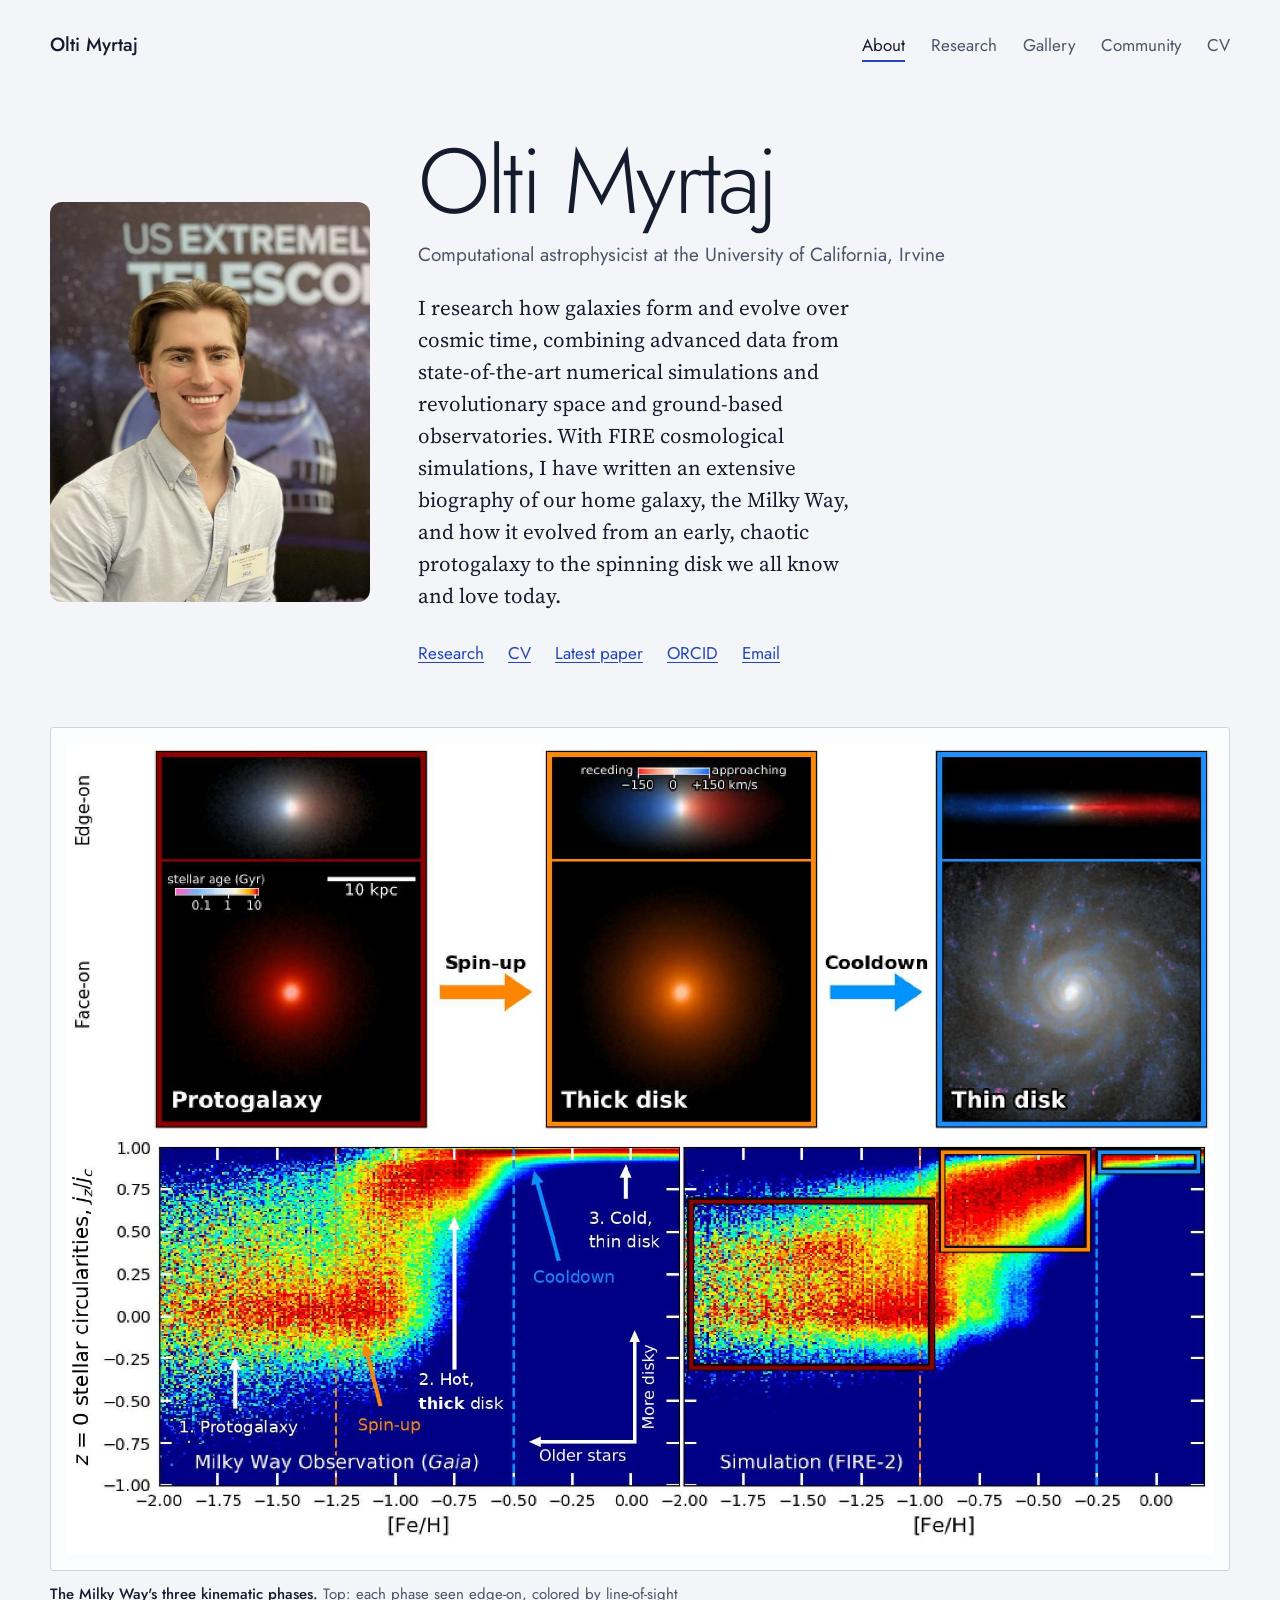
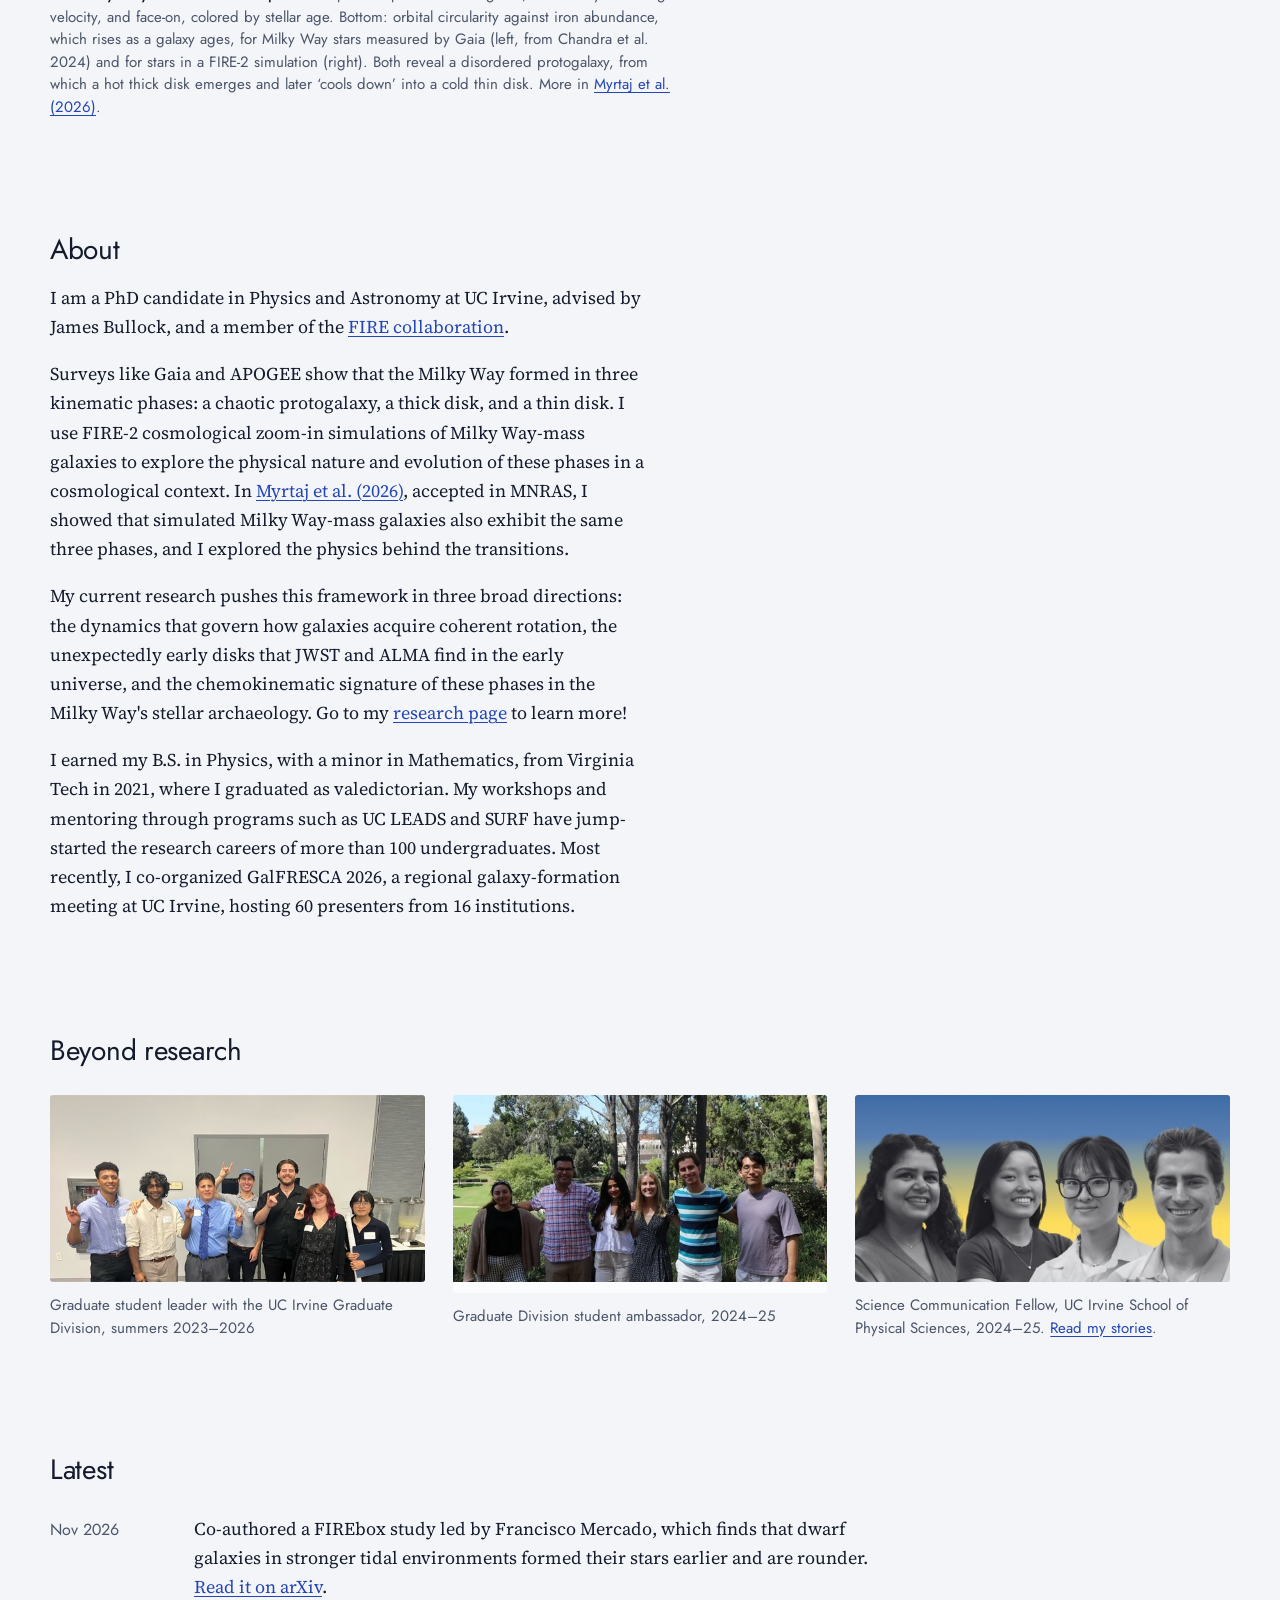
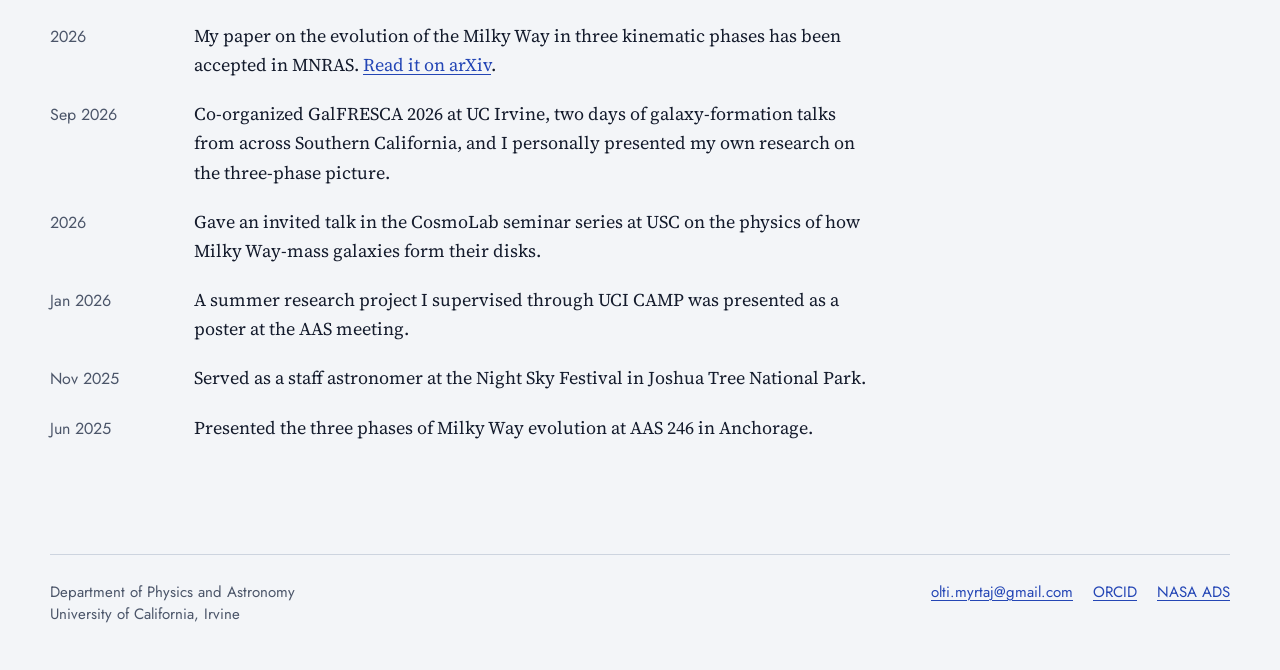
<file: index.html>
<!doctype html>
<html lang="en">
<head>
<meta charset="utf-8">
<meta name="viewport" content="width=device-width, initial-scale=1, viewport-fit=cover">
<title>Olti Myrtaj</title>
<meta name="description" content="Olti Myrtaj is a computational astrophysicist at UC Irvine who studies how galaxies like the Milky Way build their disks.">
<link rel="canonical" href="https://oltimyrtaj.github.io/">
<meta property="og:type" content="website">
<meta property="og:site_name" content="Olti Myrtaj">
<meta property="og:title" content="Olti Myrtaj">
<meta property="og:description" content="Olti Myrtaj is a computational astrophysicist at UC Irvine who studies how galaxies like the Milky Way build their disks.">
<meta property="og:url" content="https://oltimyrtaj.github.io/">
<meta property="og:image" content="https://oltimyrtaj.github.io/images/three-phases.jpg">
<meta name="twitter:card" content="summary_large_image">
<script type="application/ld+json">
{
  "@context": "https://schema.org",
  "@type": "Person",
  "name": "Olti Myrtaj",
  "url": "https://oltimyrtaj.github.io/",
  "image": "https://oltimyrtaj.github.io/images/headshot.jpg",
  "jobTitle": "PhD Candidate in Physics and Astronomy",
  "affiliation": {
    "@type": "CollegeOrUniversity",
    "name": "University of California, Irvine"
  },
  "alumniOf": {
    "@type": "CollegeOrUniversity",
    "name": "Virginia Tech"
  },
  "knowsAbout": [
    "Galaxy formation",
    "Milky Way",
    "Cosmological simulations",
    "Galactic dynamics"
  ],
  "sameAs": [
    "https://orcid.org/0009-0002-3536-1220",
    "https://github.com/oltimyrtaj"
  ]
}
</script>
<link rel="icon" href="favicon.svg" type="image/svg+xml">
<link rel="preconnect" href="https://fonts.googleapis.com">
<link rel="preconnect" href="https://fonts.gstatic.com" crossorigin>
<link rel="stylesheet" href="https://fonts.googleapis.com/css2?family=Jost:wght@300..600&amp;family=Source+Serif+4:ital,opsz,wght@0,8..60,300..700;1,8..60,300..700&amp;display=swap">
<link rel="stylesheet" href="css/style.css">
<script src="js/site.js"></script>
</head>
<body>

<header class="site-header">
  <a class="wordmark" href="index.html">Olti Myrtaj</a>
  <nav class="site-nav" aria-label="Main">
    <ul>
      <li><a href="index.html" aria-current="page">About</a></li>
      <li><a href="research.html">Research</a></li>
      <li><a href="gallery.html">Gallery</a></li>
      <li><a href="community.html">Community</a></li>
      <li><a href="cv.html">CV</a></li>
    </ul>
  </nav>
</header>

<main class="site-main">

  <section class="hero" aria-labelledby="name">
    <div class="hero-intro">
      <figure class="slot headshot">
        <div class="frame">
          <img src="images/headshot.jpg" alt="Olti Myrtaj" width="820" height="1025">
        </div>
      </figure>
      <div class="hero-text">
        <h1 id="name">Olti Myrtaj</h1>
        <p class="role">Computational astrophysicist at the University of California, Irvine</p>
        <p class="lede">I research how galaxies form and evolve over cosmic time, combining advanced data from state-of-the-art numerical simulations and revolutionary space and ground-based observatories. With FIRE cosmological simulations, I have written an extensive biography of our home galaxy, the Milky Way, and how it evolved from an early, chaotic protogalaxy to the spinning disk we all know and love today.</p>
        <ul class="quick-links">
          <li><a href="research.html">Research</a></li>
          <li><a href="cv.html">CV</a></li>
          <li><a href="https://arxiv.org/abs/2605.22806">Latest paper</a></li>
          <li><a href="https://orcid.org/0009-0002-3536-1220">ORCID</a></li>
          <li><a data-email-user="olti.myrtaj" data-email-domain="gmail.com" data-keep-text="1">Email</a></li>
        </ul>
      </div>
    </div>

    <figure class="slot hero-figure" data-slot="The three-phase figure: galaxy images on top, Gaia and FIRE-2 circularity maps below">
      <div class="frame" style="--ar: 1950 / 1379">
        <button class="zoom" type="button" aria-label="Enlarge: the Milky Way's three kinematic phases"><img src="images/three-phases.jpg" alt="A two-row figure. The top row shows a galaxy in three phases joined by arrows labeled Spin-up and Cooldown: a round protogalaxy with little rotation, a puffy rotating thick disk, and a thin, fast-rotating spiral disk, each seen edge-on and face-on. The bottom row shows two density maps of orbital circularity against iron abundance, one for Milky Way stars from Gaia and one for a FIRE-2 simulation. Both maps show a disordered metal-poor population, a hot thick disk at intermediate metallicity and a cold thin disk at high metallicity." width="1950" height="1379"></button>
      </div>
      <figcaption><strong>The Milky Way's three kinematic phases.</strong> Top: each phase seen edge-on, colored by line-of-sight velocity, and face-on, colored by stellar age. Bottom: orbital circularity against iron abundance, which rises as a galaxy ages, for Milky Way stars measured by Gaia (left, from Chandra et al. 2024) and for stars in a FIRE-2 simulation (right). Both reveal a disordered protogalaxy, from which a hot thick disk emerges and later &lsquo;cools down&rsquo; into a cold thin disk. More in <a href="https://arxiv.org/abs/2605.22806">Myrtaj et al. (2026)</a>.</figcaption>
    </figure>
  </section>

  <section class="prose" aria-labelledby="about-heading">
    <h2 id="about-heading">About</h2>
    <p>I am a PhD candidate in Physics and Astronomy at UC Irvine, advised by James Bullock, and a member of the <a href="https://fire.northwestern.edu/">FIRE collaboration</a>.</p>
    <p>Surveys like Gaia and APOGEE show that the Milky Way formed in three kinematic phases: a chaotic protogalaxy, a thick disk, and a thin disk. I use FIRE-2 cosmological zoom-in simulations of Milky Way-mass galaxies to explore the physical nature and evolution of these phases in a cosmological context. In <a href="https://arxiv.org/abs/2605.22806">Myrtaj et al. (2026)</a>, accepted in MNRAS, I showed that simulated Milky Way-mass galaxies also exhibit the same three phases, and I explored the physics behind the transitions.</p>
    <p>My current research pushes this framework in three broad directions: the dynamics that govern how galaxies acquire coherent rotation, the unexpectedly early disks that JWST and ALMA find in the early universe, and the chemokinematic signature of these phases in the Milky Way's stellar archaeology. Go to my <a href="research.html">research page</a> to learn more!</p>
    <p>I earned my B.S. in Physics, with a minor in Mathematics, from Virginia Tech in 2021, where I graduated as valedictorian. My workshops and mentoring through programs such as UC LEADS and SURF have jump-started the research careers of more than 100 undergraduates. Most recently, I co-organized GalFRESCA 2026, a regional galaxy-formation meeting at UC Irvine, hosting 60 presenters from 16 institutions.</p>
  </section>

  <section class="section" aria-labelledby="beyond-heading">
    <h2 id="beyond-heading">Beyond research</h2>
    <div class="photo-row">
      <figure class="slot">
        <div class="frame" style="--ar: 2 / 1">
          <button class="zoom" type="button" aria-label="Enlarge: graduate student leaders"><img src="images/outreach/graduate-student-leaders.jpg" alt="Olti Myrtaj with fellow graduate student leaders at a UC Irvine Graduate Division event" width="592" height="294" loading="lazy"></button>
        </div>
        <figcaption>Graduate student leader with the UC Irvine Graduate Division, summers 2023–2026</figcaption>
      </figure>
      <figure class="slot">
        <div class="frame" style="--ar: 2 / 1">
          <button class="zoom" type="button" aria-label="Enlarge: Graduate Division ambassadors"><img src="images/outreach/graduate-division-ambassadors.jpg" alt="Olti Myrtaj with fellow UC Irvine Graduate Division student ambassadors on campus" width="590" height="293" loading="lazy"></button>
        </div>
        <figcaption>Graduate Division student ambassador, 2024–25</figcaption>
      </figure>
      <figure class="slot">
        <div class="frame" style="--ar: 2 / 1">
          <button class="zoom" type="button" aria-label="Enlarge: Science Communication Fellows"><img src="images/outreach/science-communication-fellows.jpg" alt="Portraits of the four UC Irvine School of Physical Sciences Science Communication Fellows" width="590" height="293" loading="lazy"></button>
        </div>
        <figcaption>Science Communication Fellow, UC Irvine School of Physical Sciences, 2024–25. <a href="community.html#writing-heading">Read my stories</a>.</figcaption>
      </figure>
    </div>
  </section>

  <section class="section" aria-labelledby="news-heading">
    <h2 id="news-heading">Latest</h2>
    <ol class="dated">
      <li>
        <span class="when">Nov 2026</span>
        <div class="what"><p>Co-authored a FIREbox study led by Francisco Mercado, which finds that dwarf galaxies in stronger tidal environments formed their stars earlier and are rounder. <a href="https://arxiv.org/abs/2611.17427">Read it on arXiv</a>.</p></div>
      </li>
      <li>
        <span class="when">2026</span>
        <div class="what"><p>My paper on the evolution of the Milky Way in three kinematic phases has been accepted in MNRAS. <a href="https://arxiv.org/abs/2605.22806">Read it on arXiv</a>.</p></div>
      </li>
      <li>
        <span class="when">Sep 2026</span>
        <div class="what"><p>Co-organized GalFRESCA 2026 at UC Irvine, two days of galaxy-formation talks from across Southern California, and I personally presented my own research on the three-phase picture.</p></div>
      </li>
      <li>
        <span class="when">2026</span>
        <div class="what"><p>Gave an invited talk in the CosmoLab seminar series at USC on the physics of how Milky Way-mass galaxies form their disks.</p></div>
      </li>
      <li>
        <span class="when">Jan 2026</span>
        <div class="what"><p>A summer research project I supervised through UCI CAMP was presented as a poster at the AAS meeting.</p></div>
      </li>
      <li>
        <span class="when">Nov 2025</span>
        <div class="what"><p>Served as a staff astronomer at the Night Sky Festival in Joshua Tree National Park.</p></div>
      </li>
      <li>
        <span class="when">Jun 2025</span>
        <div class="what"><p>Presented the three phases of Milky Way evolution at AAS 246 in Anchorage.</p></div>
      </li>
    </ol>
  </section>

</main>

<footer class="site-footer">
  <p>Department of Physics and Astronomy<br>University of California, Irvine</p>
  <ul>
    <li><a data-email-user="olti.myrtaj" data-email-domain="gmail.com">olti.myrtaj [at] gmail.com</a></li>
    <li><a href="https://orcid.org/0009-0002-3536-1220">ORCID</a></li>
    <li><a href="https://ui.adsabs.harvard.edu/search/q=author%3A%22Myrtaj%2C%20O%22">NASA ADS</a></li>
  </ul>
</footer>

</body>
</html>
</file>
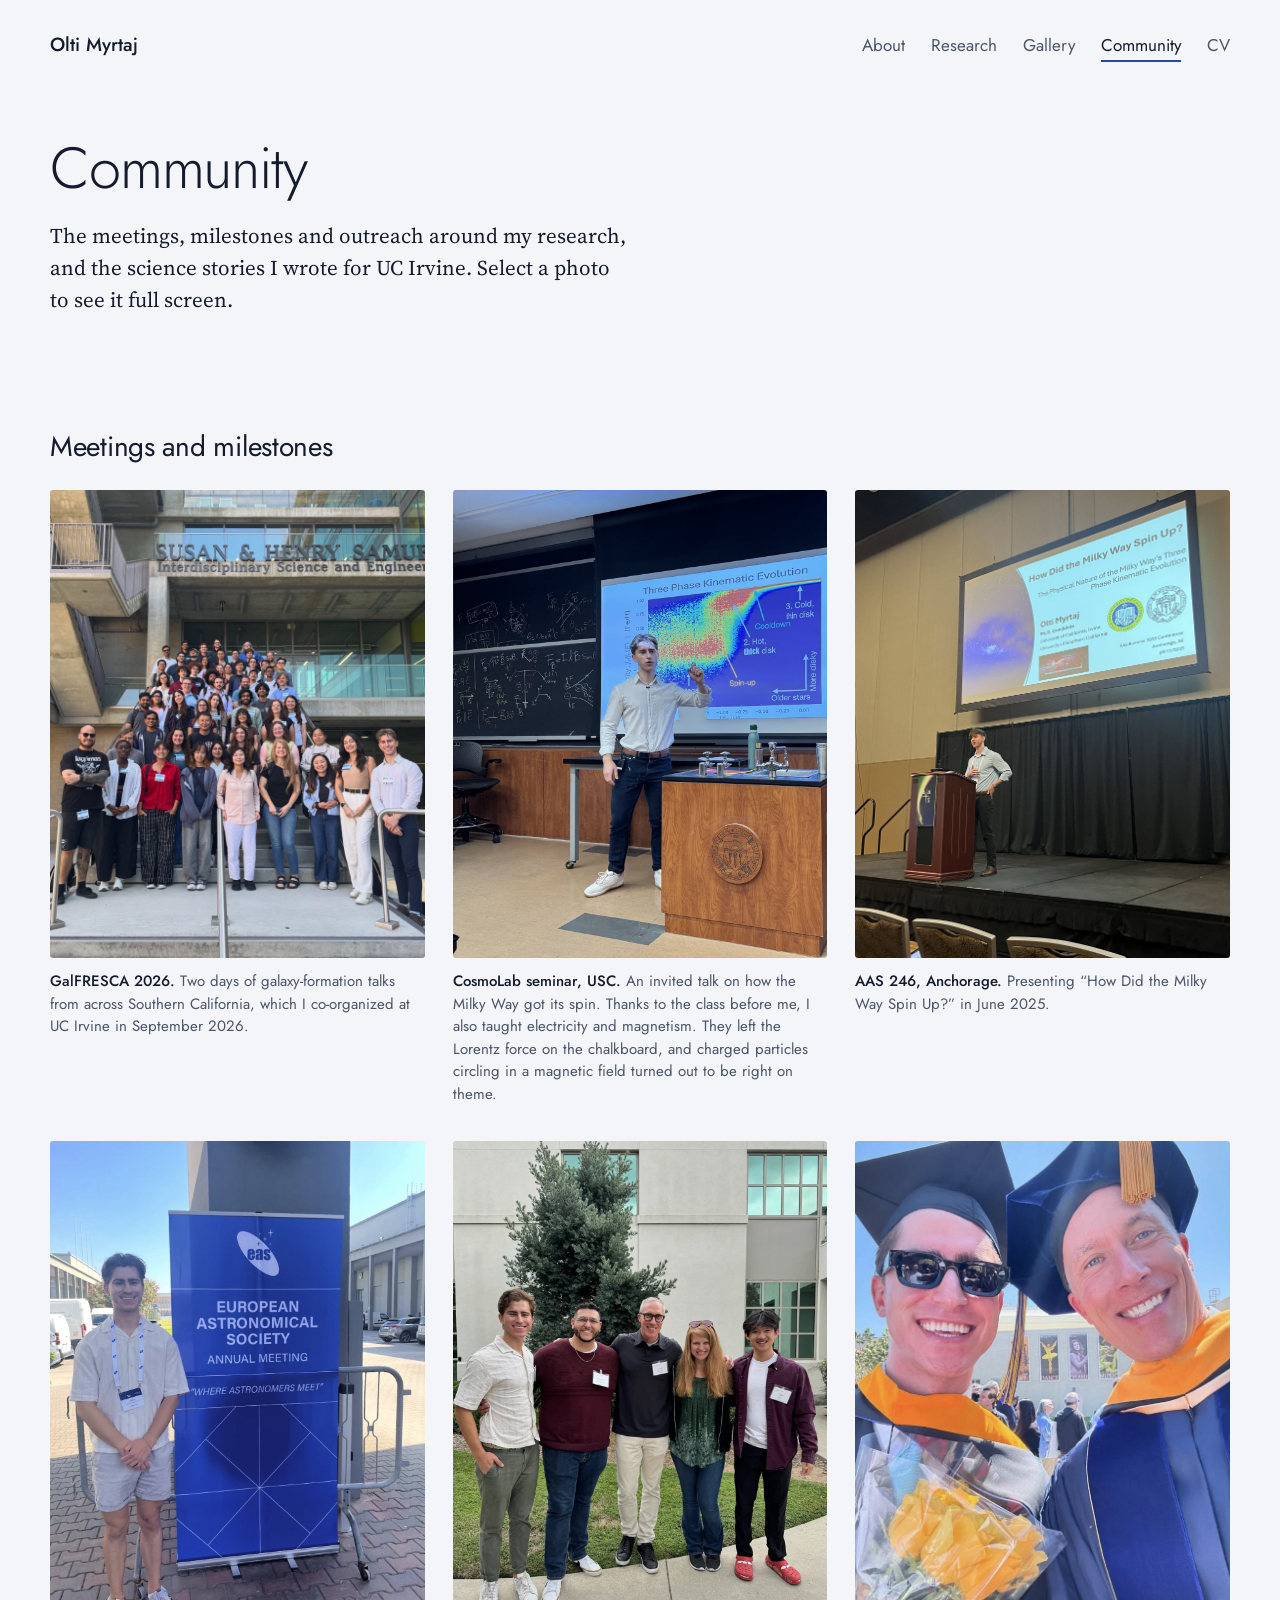
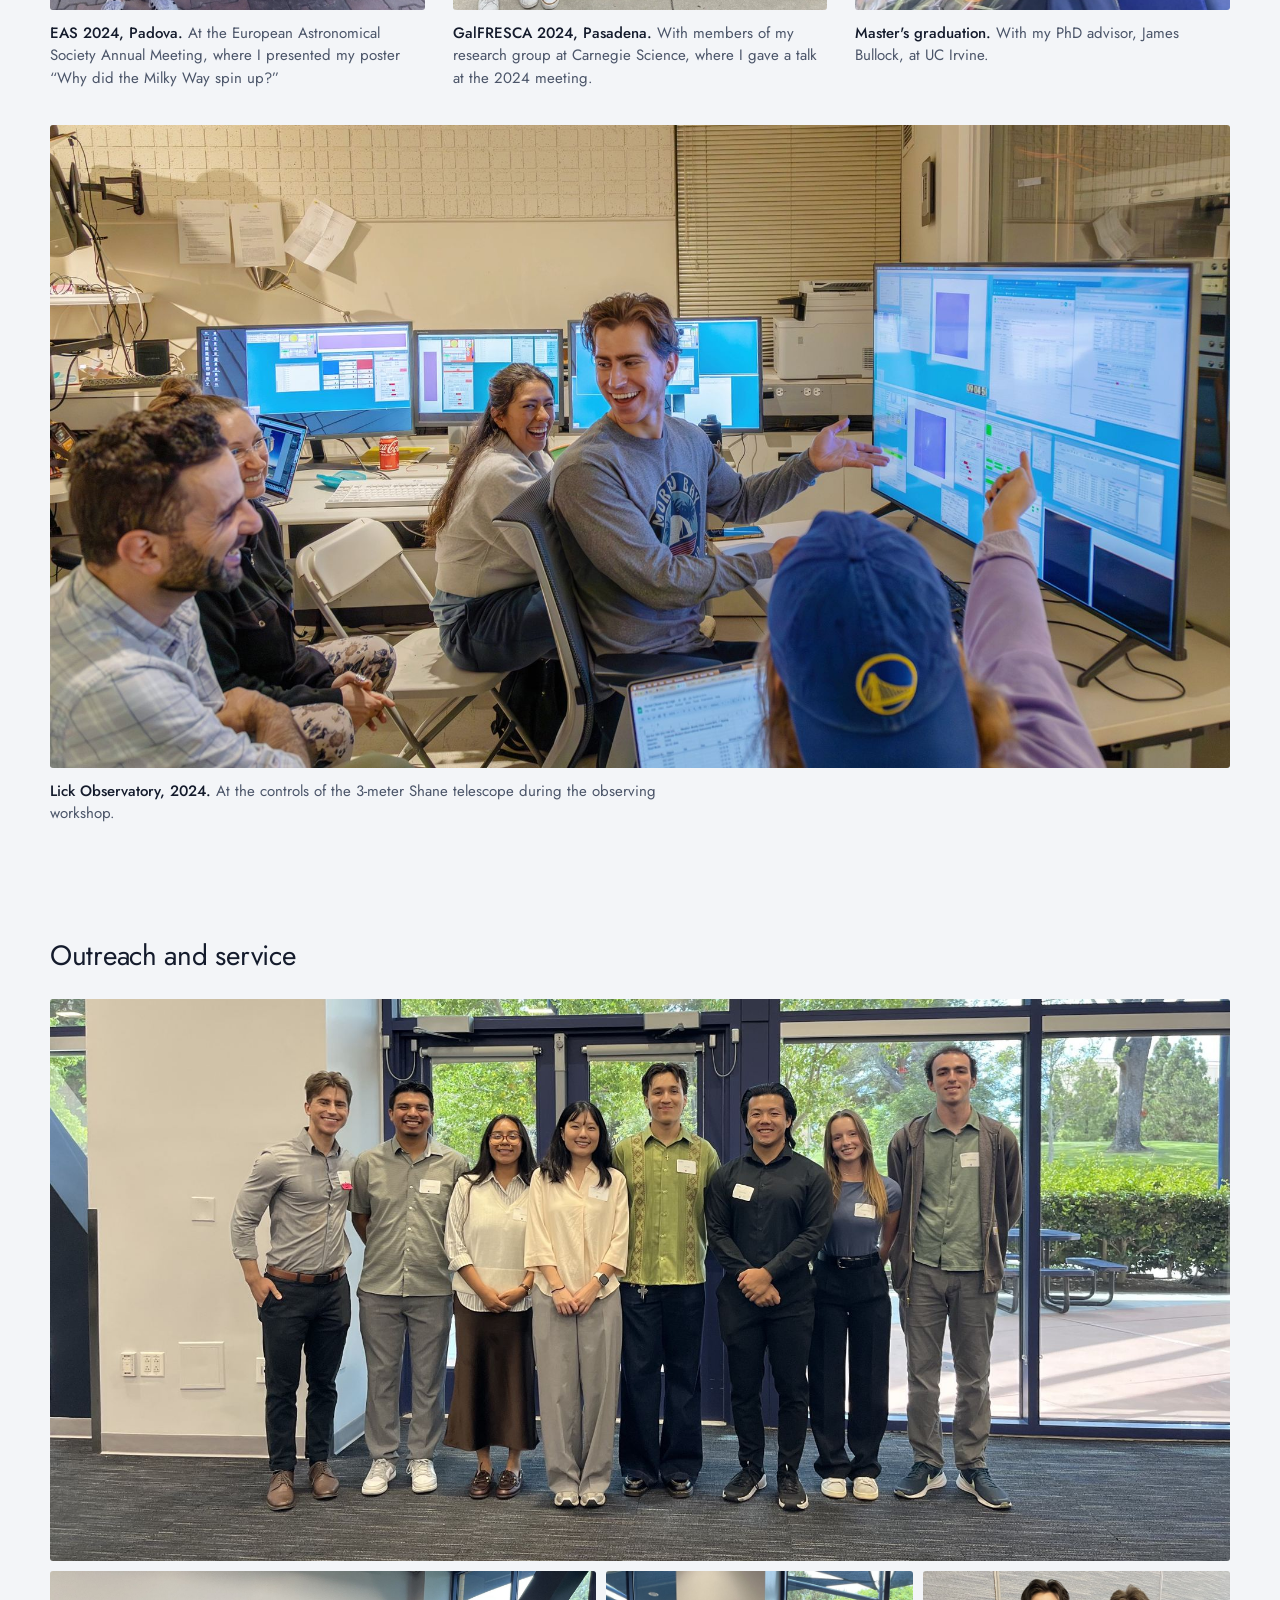
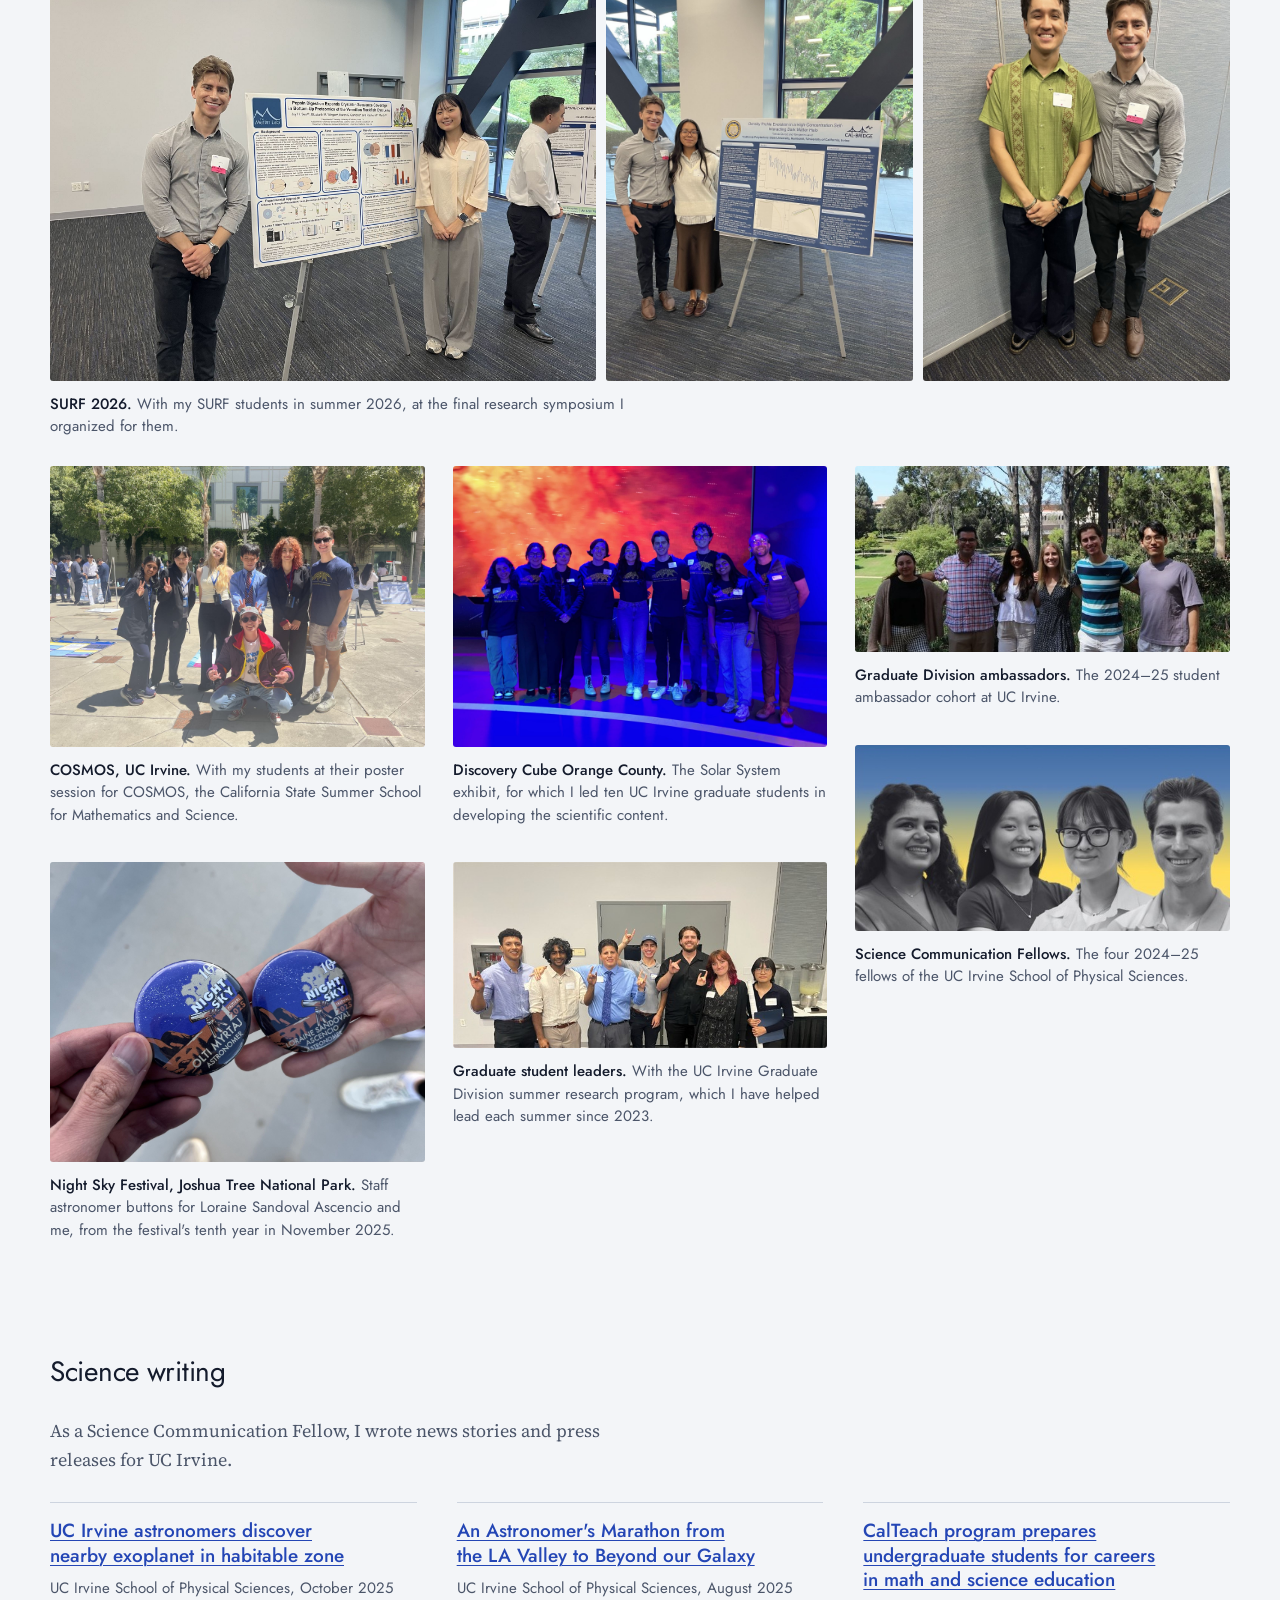
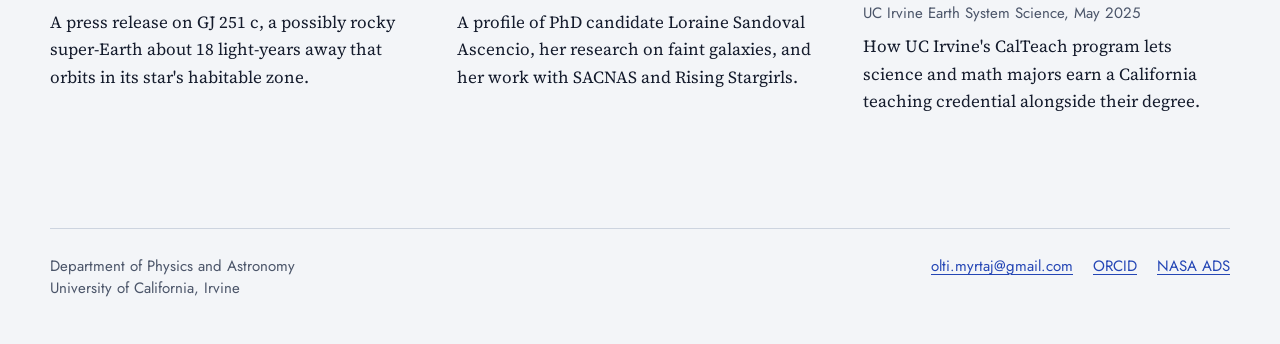
<file: community.html>
<!doctype html>
<html lang="en">
<head>
<meta charset="utf-8">
<meta name="viewport" content="width=device-width, initial-scale=1, viewport-fit=cover">
<title>Community | Olti Myrtaj</title>
<meta name="description" content="Meetings and milestones, outreach and service, and science writing by Olti Myrtaj, a computational astrophysicist at UC Irvine.">
<link rel="canonical" href="https://oltimyrtaj.github.io/community.html">
<meta property="og:type" content="website">
<meta property="og:site_name" content="Olti Myrtaj">
<meta property="og:title" content="Community | Olti Myrtaj">
<meta property="og:description" content="Meetings and milestones, outreach and service, and science writing by Olti Myrtaj, a computational astrophysicist at UC Irvine.">
<meta property="og:url" content="https://oltimyrtaj.github.io/community.html">
<meta property="og:image" content="https://oltimyrtaj.github.io/images/gallery/lick-shane.jpg">
<meta name="twitter:card" content="summary_large_image">
<link rel="icon" href="favicon.svg" type="image/svg+xml">
<link rel="preconnect" href="https://fonts.googleapis.com">
<link rel="preconnect" href="https://fonts.gstatic.com" crossorigin>
<link rel="stylesheet" href="https://fonts.googleapis.com/css2?family=Jost:wght@300..600&amp;family=Source+Serif+4:ital,opsz,wght@0,8..60,300..700;1,8..60,300..700&amp;display=swap">
<link rel="stylesheet" href="css/style.css">
<script src="js/site.js"></script>
</head>
<body>

<header class="site-header">
  <a class="wordmark" href="index.html">Olti Myrtaj</a>
  <nav class="site-nav" aria-label="Main">
    <ul>
      <li><a href="index.html">About</a></li>
      <li><a href="research.html">Research</a></li>
      <li><a href="gallery.html">Gallery</a></li>
      <li><a href="community.html" aria-current="page">Community</a></li>
      <li><a href="cv.html">CV</a></li>
    </ul>
  </nav>
</header>

<main class="site-main">

  <header class="page-head">
    <h1>Community</h1>
    <p class="lede">The meetings, milestones and outreach around my research, and the science stories I wrote for UC Irvine. Select a photo to see it full screen.</p>
  </header>

  <section class="section" aria-labelledby="events-heading">
    <h2 id="events-heading">Meetings and milestones</h2>
    <div class="photo-grid">
      <figure class="slot">
        <div class="frame">
          <button class="zoom" type="button" aria-label="Enlarge: GalFRESCA 2026"><img src="images/gallery/galfresca-2026.jpg" alt="Participants of GalFRESCA 2026 posing on the steps of the Susan and Henry Samueli Interdisciplinary Science and Engineering Building at UC Irvine" width="1536" height="1920" loading="lazy"></button>
        </div>
        <figcaption><strong>GalFRESCA 2026.</strong> Two days of galaxy-formation talks from across Southern California, which I co-organized at UC Irvine in September 2026.</figcaption>
      </figure>

      <figure class="slot">
        <div class="frame">
          <button class="zoom" type="button" aria-label="Enlarge: CosmoLab seminar at USC"><img src="images/gallery/usc-cosmolab.jpg" alt="Olti Myrtaj presenting a slide titled Three Phase Kinematic Evolution at USC, beside a chalkboard full of electricity and magnetism equations" width="2000" height="1500" loading="lazy" style="object-position: 3% 50%"></button>
        </div>
        <figcaption><strong>CosmoLab seminar, USC.</strong> An invited talk on how the Milky Way got its spin. Thanks to the class before me, I also taught electricity and magnetism. They left the Lorentz force on the chalkboard, and charged particles circling in a magnetic field turned out to be right on theme.</figcaption>
      </figure>

      <figure class="slot">
        <div class="frame">
          <button class="zoom" type="button" aria-label="Enlarge: AAS 246"><img src="images/gallery/aas-246.jpg" alt="Olti Myrtaj speaking at a podium at the AAS 246 meeting in Anchorage, beneath his title slide, How Did the Milky Way Spin Up?" width="1512" height="1890" loading="lazy"></button>
        </div>
        <figcaption><strong>AAS 246, Anchorage.</strong> Presenting &ldquo;How Did the Milky Way Spin Up?&rdquo; in June 2025.</figcaption>
      </figure>

      <figure class="slot">
        <div class="frame">
          <button class="zoom" type="button" aria-label="Enlarge: EAS 2024"><img src="images/gallery/eas-2024.jpg" alt="Olti Myrtaj standing beside a European Astronomical Society Annual Meeting banner in Padova" width="1146" height="1433" loading="lazy"></button>
        </div>
        <figcaption><strong>EAS 2024, Padova.</strong> At the European Astronomical Society Annual Meeting, where I presented my poster &ldquo;Why did the Milky Way spin up?&rdquo;</figcaption>
      </figure>

      <figure class="slot">
        <div class="frame">
          <button class="zoom" type="button" aria-label="Enlarge: GalFRESCA 2024"><img src="images/gallery/galfresca-2024.jpg" alt="Olti Myrtaj with members of his research group, including James Bullock, outside Carnegie Science in Pasadena at GalFRESCA 2024" width="1170" height="1443" loading="lazy"></button>
        </div>
        <figcaption><strong>GalFRESCA 2024, Pasadena.</strong> With members of my research group at Carnegie Science, where I gave a talk at the 2024 meeting.</figcaption>
      </figure>

      <figure class="slot">
        <div class="frame">
          <button class="zoom" type="button" aria-label="Enlarge: master's graduation"><img src="images/gallery/masters-graduation.jpg" alt="Olti Myrtaj in graduation regalia, holding yellow roses, beside his PhD advisor James Bullock at UC Irvine" width="1170" height="956" loading="lazy"></button>
        </div>
        <figcaption><strong>Master's graduation.</strong> With my PhD advisor, James Bullock, at UC Irvine.</figcaption>
      </figure>

      <figure class="slot span-all">
        <div class="frame" style="--ar: 2000 / 1089">
          <button class="zoom" type="button" aria-label="Enlarge: Lick Observatory"><img src="images/gallery/lick-shane.jpg" alt="Olti Myrtaj laughing with fellow workshop participants in a telescope control room as he points to a large screen of observing software" width="2000" height="1089" loading="lazy"></button>
        </div>
        <figcaption><strong>Lick Observatory, 2024.</strong> At the controls of the 3-meter Shane telescope during the observing workshop.</figcaption>
      </figure>
    </div>
  </section>

  <section class="section" aria-labelledby="outreach-heading">
    <h2 id="outreach-heading">Outreach and service</h2>
    <figure class="slot collage" data-slot="SURF 2026 research symposium: a group photo and three photos with students">
      <div class="collage-grid">
        <div class="frame c-wide">
          <button class="zoom" type="button" aria-label="Enlarge: SURF 2026 group photo"><img src="images/outreach/surf-2026-group.jpg" alt="Olti Myrtaj standing in a row with seven SURF students in front of tall windows at the symposium" width="2000" height="1500" loading="lazy"></button>
        </div>
        <div class="frame c-land">
          <button class="zoom" type="button" aria-label="Enlarge: at a proteomics poster"><img src="images/outreach/surf-2026-proteomics-poster.jpg" alt="Olti Myrtaj and a SURF student on either side of her poster on protein digestion in the eye lens of the vermilion rockfish" width="2000" height="1500" loading="lazy"></button>
        </div>
        <div class="frame c-port">
          <button class="zoom" type="button" aria-label="Enlarge: at a dark matter poster"><img src="images/outreach/surf-2026-dark-matter-poster.jpg" alt="Olti Myrtaj and a SURF student beside her poster on the density profile of a self-interacting dark matter halo" width="1500" height="2000" loading="lazy"></button>
        </div>
        <div class="frame c-port">
          <button class="zoom" type="button" aria-label="Enlarge: with a SURF student"><img src="images/outreach/surf-2026-portrait.jpg" alt="Olti Myrtaj with his arm around a SURF student in a green embroidered shirt" width="1500" height="2000" loading="lazy"></button>
        </div>
      </div>
      <figcaption><strong>SURF 2026.</strong> With my SURF students in summer 2026, at the final research symposium I organized for them.</figcaption>
    </figure>
    <div class="masonry">
      <figure class="slot">
        <div class="frame" style="--ar: 2000 / 1500">
          <button class="zoom" type="button" aria-label="Enlarge: COSMOS"><img src="images/gallery/cosmos.jpg" alt="Olti Myrtaj with his COSMOS students at an outdoor poster session at UC Irvine" width="2000" height="1500" loading="lazy"></button>
        </div>
        <figcaption><strong>COSMOS, UC Irvine.</strong> With my students at their poster session for COSMOS, the California State Summer School for Mathematics and Science.</figcaption>
      </figure>

      <figure class="slot">
        <div class="frame" style="--ar: 5 / 4">
          <button class="zoom" type="button" aria-label="Enlarge: Night Sky Festival"><img src="images/gallery/night-sky-festival.jpg" alt="Two Night Sky Festival 2025 buttons held side by side, one reading Olti Myrtaj, Astronomer, and the other Loraine Sandoval Ascencio, Astronomer" width="2000" height="1599" loading="lazy"></button>
        </div>
        <figcaption><strong>Night Sky Festival, Joshua Tree National Park.</strong> Staff astronomer buttons for Loraine Sandoval Ascencio and me, from the festival's tenth year in November 2025.</figcaption>
      </figure>

      <figure class="slot">
        <div class="frame" style="--ar: 4 / 3">
          <button class="zoom" type="button" aria-label="Enlarge: Discovery Cube Orange County"><img src="images/gallery/discovery-cube.jpg" alt="Nine UC Irvine volunteers in matching School of Physical Sciences T-shirts in front of a wall-sized image of the Sun at Discovery Cube Orange County" width="2000" height="1500" loading="lazy"></button>
        </div>
        <figcaption><strong>Discovery Cube Orange County.</strong> The Solar System exhibit, for which I led ten UC Irvine graduate students in developing the scientific content.</figcaption>
      </figure>

      <figure class="slot">
        <div class="frame">
          <button class="zoom" type="button" aria-label="Enlarge: graduate student leaders"><img src="images/outreach/graduate-student-leaders.jpg" alt="Olti Myrtaj with fellow graduate student leaders at a UC Irvine Graduate Division event" width="592" height="294" loading="lazy"></button>
        </div>
        <figcaption><strong>Graduate student leaders.</strong> With the UC Irvine Graduate Division summer research program, which I have helped lead each summer since 2023.</figcaption>
      </figure>

      <figure class="slot">
        <div class="frame">
          <button class="zoom" type="button" aria-label="Enlarge: Graduate Division ambassadors"><img src="images/outreach/graduate-division-ambassadors.jpg" alt="Olti Myrtaj with fellow UC Irvine Graduate Division student ambassadors on campus" width="590" height="293" loading="lazy"></button>
        </div>
        <figcaption><strong>Graduate Division ambassadors.</strong> The 2024–25 student ambassador cohort at UC Irvine.</figcaption>
      </figure>

      <figure class="slot">
        <div class="frame">
          <button class="zoom" type="button" aria-label="Enlarge: Science Communication Fellows"><img src="images/outreach/science-communication-fellows.jpg" alt="Portraits of the four UC Irvine School of Physical Sciences Science Communication Fellows" width="590" height="293" loading="lazy"></button>
        </div>
        <figcaption><strong>Science Communication Fellows.</strong> The four 2024–25 fellows of the UC Irvine School of Physical Sciences.</figcaption>
      </figure>
    </div>
  </section>

  <section class="section" aria-labelledby="writing-heading">
    <h2 id="writing-heading">Science writing</h2>
    <p class="section-intro">As a Science Communication Fellow, I wrote news stories and press releases for UC Irvine.</p>
    <ul class="articles">
      <li>
        <a class="article-title" href="https://ps.uci.edu/news/3396/">UC Irvine astronomers discover nearby exoplanet in habitable zone</a>
        <p class="article-meta">UC Irvine School of Physical Sciences, October 2025</p>
        <p>A press release on GJ 251 c, a possibly rocky super-Earth about 18 light-years away that orbits in its star's habitable zone.</p>
      </li>
      <li>
        <a class="article-title" href="https://ps.uci.edu/news/3362/">An Astronomer's Marathon from the LA Valley to Beyond our Galaxy</a>
        <p class="article-meta">UC Irvine School of Physical Sciences, August 2025</p>
        <p>A profile of PhD candidate Loraine Sandoval Ascencio, her research on faint galaxies, and her work with SACNAS and Rising Stargirls.</p>
      </li>
      <li>
        <a class="article-title" href="https://www.ess.uci.edu/news/1528">CalTeach program prepares undergraduate students for careers in math and science education</a>
        <p class="article-meta">UC Irvine Earth System Science, May 2025</p>
        <p>How UC Irvine's CalTeach program lets science and math majors earn a California teaching credential alongside their degree.</p>
      </li>
    </ul>
  </section>

</main>

<footer class="site-footer">
  <p>Department of Physics and Astronomy<br>University of California, Irvine</p>
  <ul>
    <li><a data-email-user="olti.myrtaj" data-email-domain="gmail.com">olti.myrtaj [at] gmail.com</a></li>
    <li><a href="https://orcid.org/0009-0002-3536-1220">ORCID</a></li>
    <li><a href="https://ui.adsabs.harvard.edu/search/q=author%3A%22Myrtaj%2C%20O%22">NASA ADS</a></li>
  </ul>
</footer>

</body>
</html>
</file>
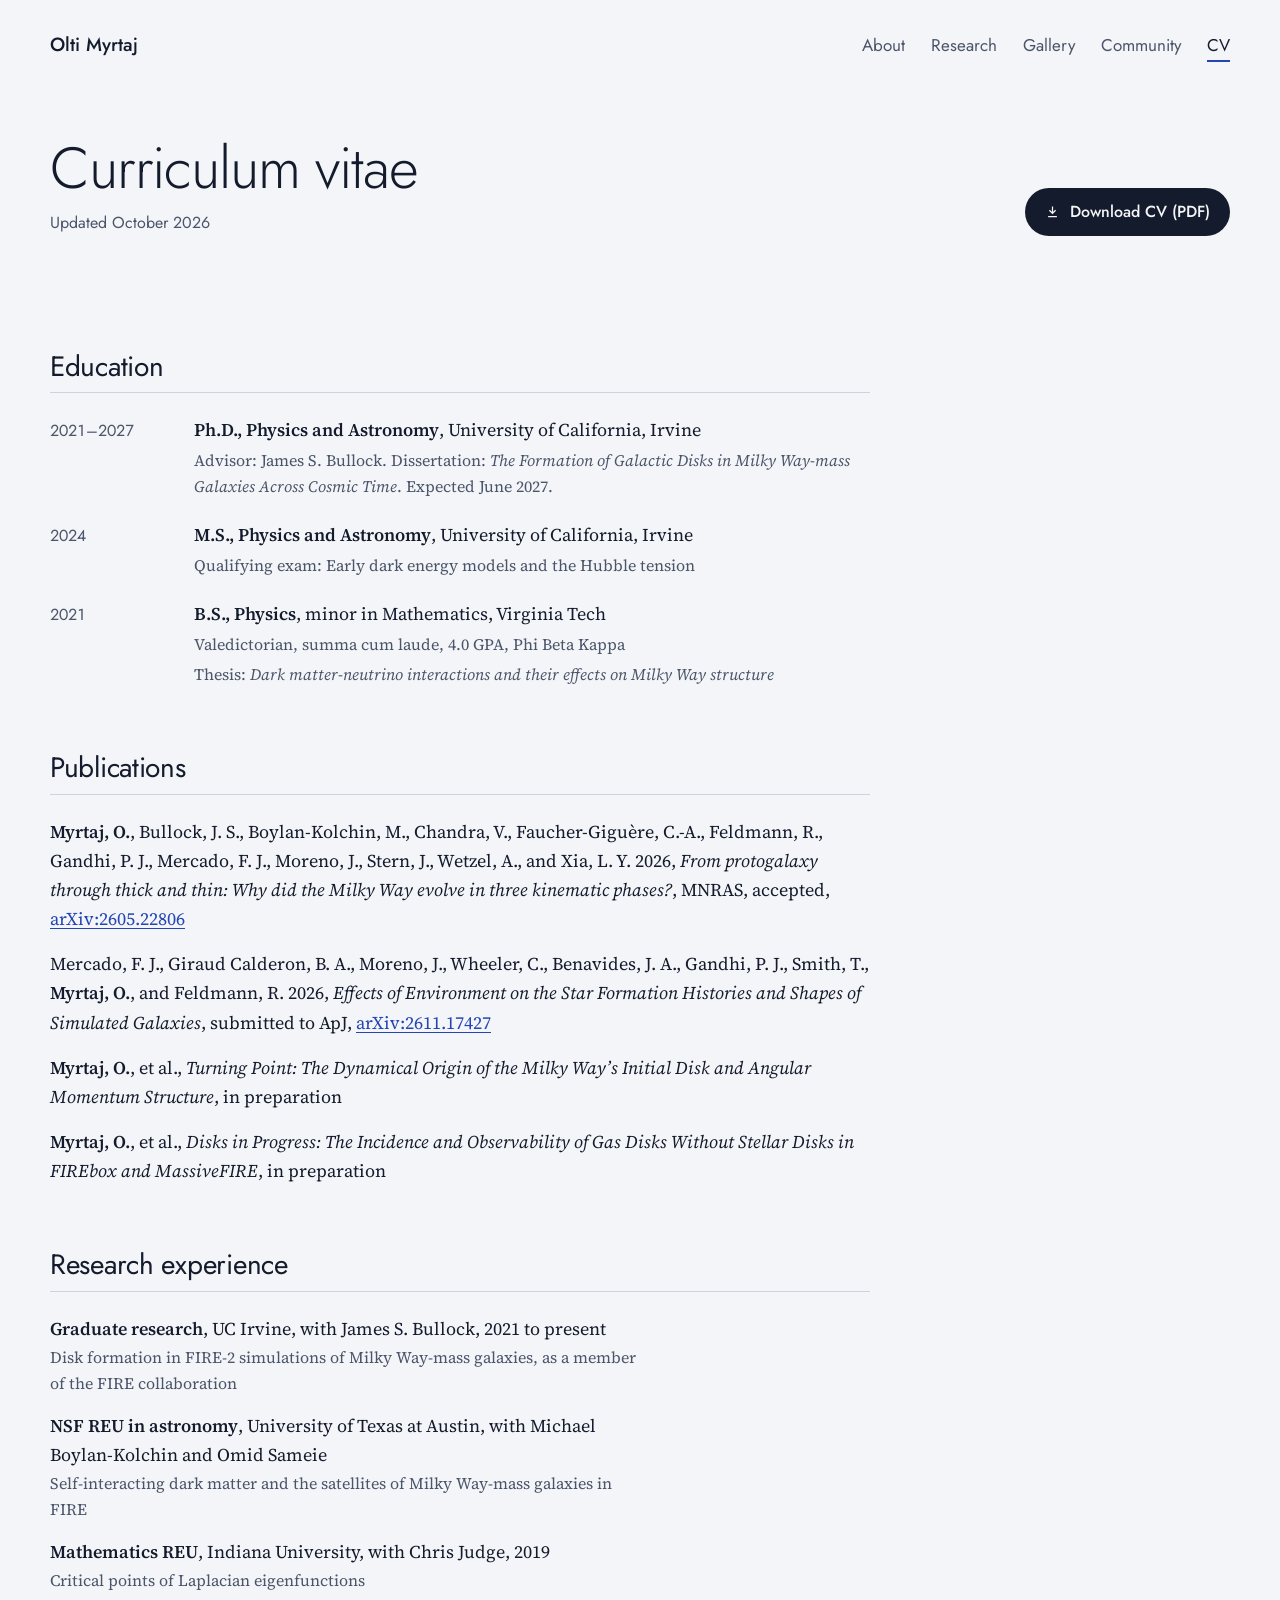
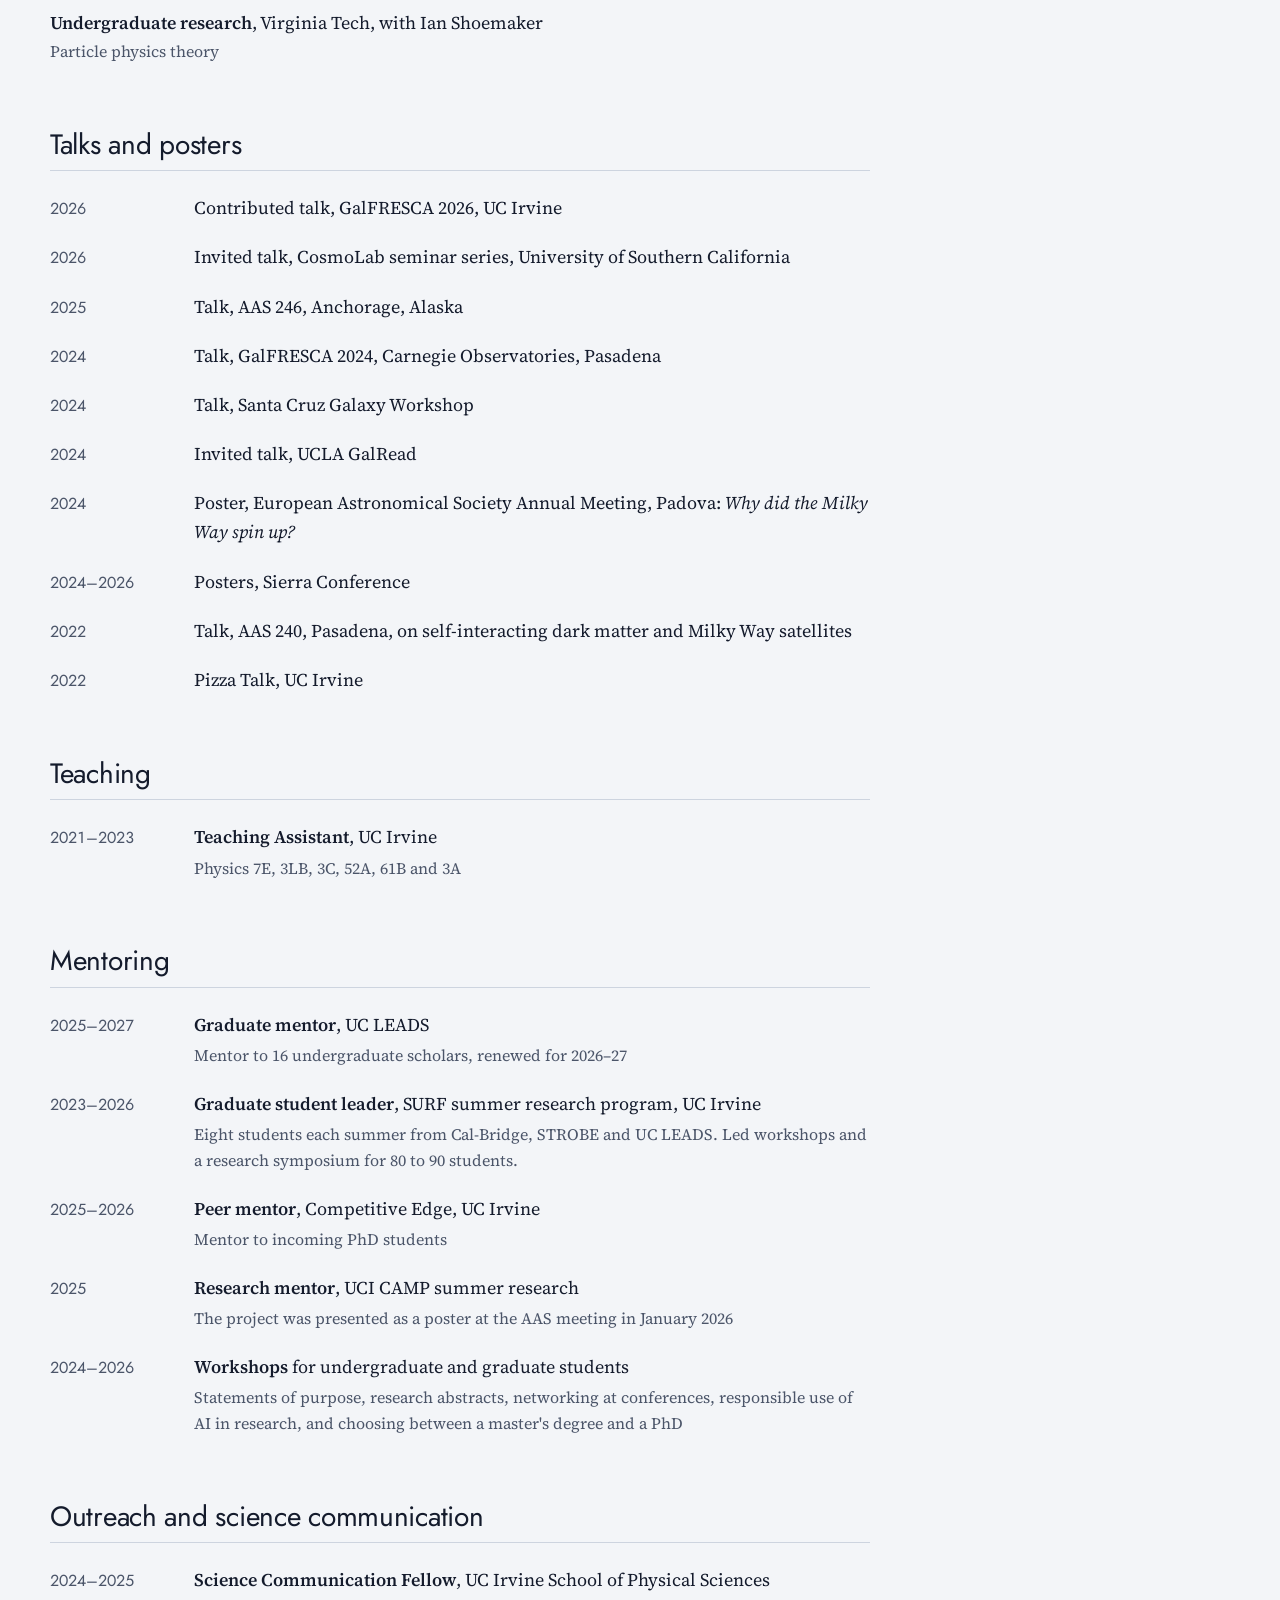
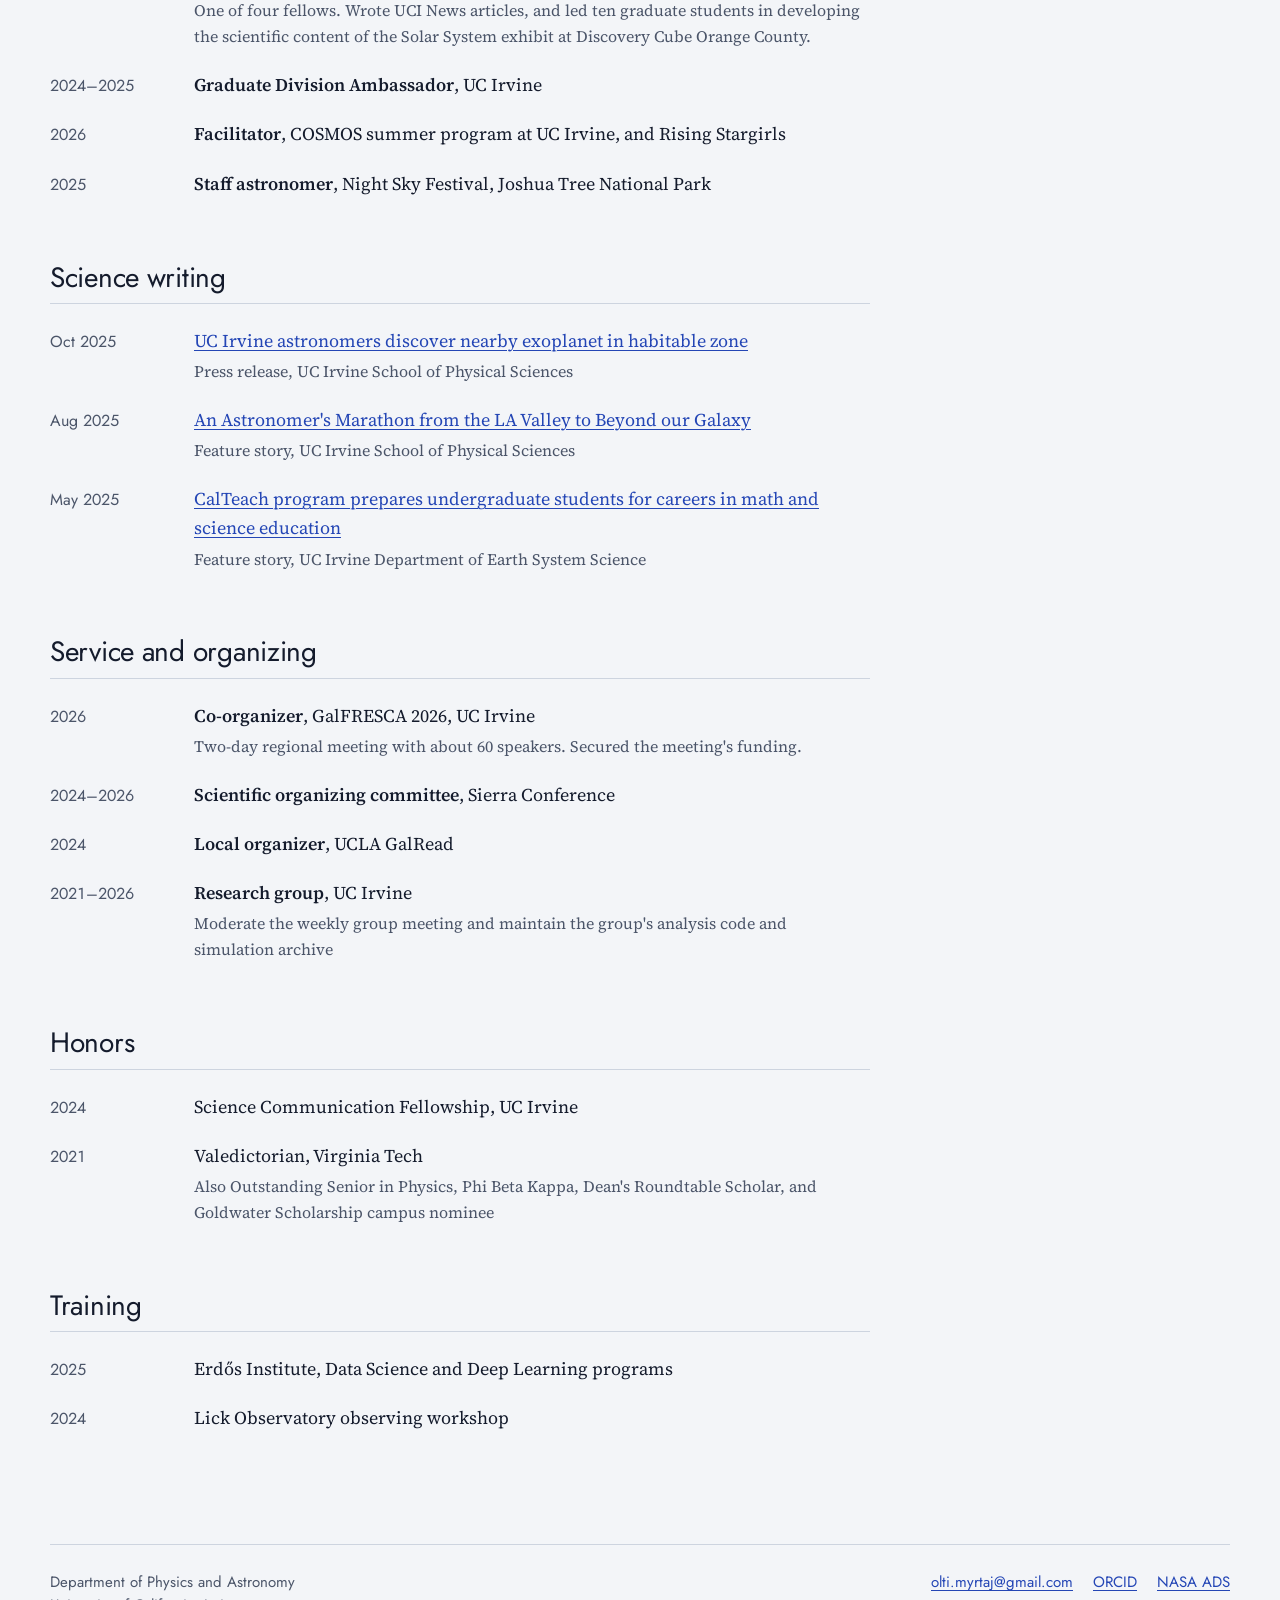
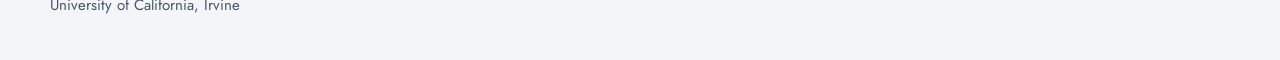
<file: cv.html>
<!doctype html>
<html lang="en">
<head>
<meta charset="utf-8">
<meta name="viewport" content="width=device-width, initial-scale=1, viewport-fit=cover">
<title>CV | Olti Myrtaj</title>
<meta name="description" content="Curriculum vitae of Olti Myrtaj, PhD candidate in Physics and Astronomy at UC Irvine.">
<link rel="canonical" href="https://oltimyrtaj.github.io/cv.html">
<meta property="og:type" content="website">
<meta property="og:site_name" content="Olti Myrtaj">
<meta property="og:title" content="CV | Olti Myrtaj">
<meta property="og:description" content="Curriculum vitae of Olti Myrtaj, PhD candidate in Physics and Astronomy at UC Irvine.">
<meta property="og:url" content="https://oltimyrtaj.github.io/cv.html">
<meta property="og:image" content="https://oltimyrtaj.github.io/images/three-phases.jpg">
<meta name="twitter:card" content="summary_large_image">
<link rel="icon" href="favicon.svg" type="image/svg+xml">
<link rel="preconnect" href="https://fonts.googleapis.com">
<link rel="preconnect" href="https://fonts.gstatic.com" crossorigin>
<link rel="stylesheet" href="https://fonts.googleapis.com/css2?family=Jost:wght@300..600&amp;family=Source+Serif+4:ital,opsz,wght@0,8..60,300..700;1,8..60,300..700&amp;display=swap">
<link rel="stylesheet" href="css/style.css">
<script src="js/site.js"></script>
</head>
<body>

<header class="site-header">
  <a class="wordmark" href="index.html">Olti Myrtaj</a>
  <nav class="site-nav" aria-label="Main">
    <ul>
      <li><a href="index.html">About</a></li>
      <li><a href="research.html">Research</a></li>
      <li><a href="gallery.html">Gallery</a></li>
      <li><a href="community.html">Community</a></li>
      <li><a href="cv.html" aria-current="page">CV</a></li>
    </ul>
  </nav>
</header>

<main class="site-main">

  <header class="page-head cv-head">
    <div>
      <h1>Curriculum vitae</h1>
      <p class="updated">Updated October 2026</p>
    </div>
    <div class="cv-actions">
      <a class="button" href="files/Myrtaj_CV.pdf" data-check-file>
        <svg viewBox="0 0 24 24" aria-hidden="true"><path d="M12 4v11M7 10l5 5 5-5M5 20h14"/></svg>
        Download CV (PDF)
      </a>
    </div>
  </header>

  <div class="cv-body">

    <section class="cv-section" aria-labelledby="cv-education">
      <h2 id="cv-education">Education</h2>
      <ol class="dated">
        <li>
          <span class="when">2021–2027</span>
          <div class="what">
            <p><strong>Ph.D., Physics and Astronomy</strong>, University of California, Irvine</p>
            <p class="detail">Advisor: James S. Bullock. Dissertation: <em>The Formation of Galactic Disks in Milky Way-mass Galaxies Across Cosmic Time</em>. Expected June 2027.</p>
          </div>
        </li>
        <li>
          <span class="when">2024</span>
          <div class="what">
            <p><strong>M.S., Physics and Astronomy</strong>, University of California, Irvine</p>
            <p class="detail">Qualifying exam: Early dark energy models and the Hubble tension</p>
          </div>
        </li>
        <li>
          <span class="when">2021</span>
          <div class="what">
            <p><strong>B.S., Physics</strong>, minor in Mathematics, Virginia Tech</p>
            <p class="detail">Valedictorian, summa cum laude, 4.0 GPA, Phi Beta Kappa</p>
            <p class="detail">Thesis: <em>Dark matter-neutrino interactions and their effects on Milky Way structure</em></p>
          </div>
        </li>
      </ol>
    </section>

    <section class="cv-section" aria-labelledby="cv-pubs">
      <h2 id="cv-pubs">Publications</h2>
      <ol class="pubs">
        <li>
          <p><strong>Myrtaj, O.</strong>, Bullock, J. S., Boylan-Kolchin, M., Chandra, V., Faucher-Giguère, C.-A., Feldmann, R., Gandhi, P. J., Mercado, F. J., Moreno, J., Stern, J., Wetzel, A., and Xia, L. Y. 2026, <em>From protogalaxy through thick and thin: Why did the Milky Way evolve in three kinematic phases?</em>, MNRAS, accepted, <a href="https://arxiv.org/abs/2605.22806">arXiv:2605.22806</a></p>
        </li>
        <li>
          <p>Mercado, F. J., Giraud Calderon, B. A., Moreno, J., Wheeler, C., Benavides, J. A., Gandhi, P. J., Smith, T., <strong>Myrtaj, O.</strong>, and Feldmann, R. 2026, <em>Effects of Environment on the Star Formation Histories and Shapes of Simulated Galaxies</em>, submitted to ApJ, <a href="https://arxiv.org/abs/2611.17427">arXiv:2611.17427</a></p>
        </li>
        <li>
          <p><strong>Myrtaj, O.</strong>, et al., <em>Turning Point: The Dynamical Origin of the Milky Way&rsquo;s Initial Disk and Angular Momentum Structure</em>, in preparation</p>
        </li>
        <li>
          <p><strong>Myrtaj, O.</strong>, et al., <em>Disks in Progress: The Incidence and Observability of Gas Disks Without Stellar Disks in FIREbox and MassiveFIRE</em>, in preparation</p>
        </li>
      </ol>
    </section>

    <section class="cv-section" aria-labelledby="cv-research">
      <h2 id="cv-research">Research experience</h2>
      <ul class="plain-list">
        <li>
          <span><strong>Graduate research</strong>, UC Irvine, with James S. Bullock, 2021 to present</span>
          <span class="detail">Disk formation in FIRE-2 simulations of Milky Way-mass galaxies, as a member of the FIRE collaboration</span>
        </li>
        <li>
          <span><strong>NSF REU in astronomy</strong>, University of Texas at Austin, with Michael Boylan-Kolchin and Omid Sameie</span>
          <span class="detail">Self-interacting dark matter and the satellites of Milky Way-mass galaxies in FIRE</span>
        </li>
        <li>
          <span><strong>Mathematics REU</strong>, Indiana University, with Chris Judge, 2019</span>
          <span class="detail">Critical points of Laplacian eigenfunctions</span>
        </li>
        <li>
          <span><strong>Undergraduate research</strong>, Virginia Tech, with Ian Shoemaker</span>
          <span class="detail">Particle physics theory</span>
        </li>
      </ul>
    </section>

    <section class="cv-section" aria-labelledby="cv-talks">
      <h2 id="cv-talks">Talks and posters</h2>
      <ol class="dated">
        <li><span class="when">2026</span><div class="what"><p>Contributed talk, GalFRESCA 2026, UC Irvine</p></div></li>
        <li><span class="when">2026</span><div class="what"><p>Invited talk, CosmoLab seminar series, University of Southern California</p></div></li>
        <li><span class="when">2025</span><div class="what"><p>Talk, AAS 246, Anchorage, Alaska</p></div></li>
        <li><span class="when">2024</span><div class="what"><p>Talk, GalFRESCA 2024, Carnegie Observatories, Pasadena</p></div></li>
        <li><span class="when">2024</span><div class="what"><p>Talk, Santa Cruz Galaxy Workshop</p></div></li>
        <li><span class="when">2024</span><div class="what"><p>Invited talk, UCLA GalRead</p></div></li>
        <li><span class="when">2024</span><div class="what"><p>Poster, European Astronomical Society Annual Meeting, Padova: <em>Why did the Milky Way spin up?</em></p></div></li>
        <li><span class="when">2024–2026</span><div class="what"><p>Posters, Sierra Conference</p></div></li>
        <li><span class="when">2022</span><div class="what"><p>Talk, AAS 240, Pasadena, on self-interacting dark matter and Milky Way satellites</p></div></li>
        <li><span class="when">2022</span><div class="what"><p>Pizza Talk, UC Irvine</p></div></li>
      </ol>
    </section>

    <section class="cv-section" aria-labelledby="cv-teaching">
      <h2 id="cv-teaching">Teaching</h2>
      <ol class="dated">
        <li>
          <span class="when">2021–2023</span>
          <div class="what">
            <p><strong>Teaching Assistant</strong>, UC Irvine</p>
            <p class="detail">Physics 7E, 3LB, 3C, 52A, 61B and 3A</p>
          </div>
        </li>
      </ol>
    </section>

    <section class="cv-section" aria-labelledby="cv-mentoring">
      <h2 id="cv-mentoring">Mentoring</h2>
      <ol class="dated">
        <li>
          <span class="when">2025–2027</span>
          <div class="what">
            <p><strong>Graduate mentor</strong>, UC LEADS</p>
            <p class="detail">Mentor to 16 undergraduate scholars, renewed for 2026–27</p>
          </div>
        </li>
        <li>
          <span class="when">2023–2026</span>
          <div class="what">
            <p><strong>Graduate student leader</strong>, SURF summer research program, UC Irvine</p>
            <p class="detail">Eight students each summer from Cal-Bridge, STROBE and UC LEADS. Led workshops and a research symposium for 80 to 90 students.</p>
          </div>
        </li>
        <li>
          <span class="when">2025–2026</span>
          <div class="what">
            <p><strong>Peer mentor</strong>, Competitive Edge, UC Irvine</p>
            <p class="detail">Mentor to incoming PhD students</p>
          </div>
        </li>
        <li>
          <span class="when">2025</span>
          <div class="what">
            <p><strong>Research mentor</strong>, UCI CAMP summer research</p>
            <p class="detail">The project was presented as a poster at the AAS meeting in January 2026</p>
          </div>
        </li>
        <li>
          <span class="when">2024–2026</span>
          <div class="what">
            <p><strong>Workshops</strong> for undergraduate and graduate students</p>
            <p class="detail">Statements of purpose, research abstracts, networking at conferences, responsible use of AI in research, and choosing between a master's degree and a PhD</p>
          </div>
        </li>
      </ol>
    </section>

    <section class="cv-section" aria-labelledby="cv-outreach">
      <h2 id="cv-outreach">Outreach and science communication</h2>
      <ol class="dated">
        <li>
          <span class="when">2024–2025</span>
          <div class="what">
            <p><strong>Science Communication Fellow</strong>, UC Irvine School of Physical Sciences</p>
            <p class="detail">One of four fellows. Wrote UCI News articles, and led ten graduate students in developing the scientific content of the Solar System exhibit at Discovery Cube Orange County.</p>
          </div>
        </li>
        <li>
          <span class="when">2024–2025</span>
          <div class="what"><p><strong>Graduate Division Ambassador</strong>, UC Irvine</p></div>
        </li>
        <li>
          <span class="when">2026</span>
          <div class="what"><p><strong>Facilitator</strong>, COSMOS summer program at UC Irvine, and Rising Stargirls</p></div>
        </li>
        <li>
          <span class="when">2025</span>
          <div class="what"><p><strong>Staff astronomer</strong>, Night Sky Festival, Joshua Tree National Park</p></div>
        </li>
      </ol>
    </section>

    <section class="cv-section" aria-labelledby="cv-writing">
      <h2 id="cv-writing">Science writing</h2>
      <ol class="dated">
        <li>
          <span class="when">Oct 2025</span>
          <div class="what">
            <p><a href="https://ps.uci.edu/news/3396/">UC Irvine astronomers discover nearby exoplanet in habitable zone</a></p>
            <p class="detail">Press release, UC Irvine School of Physical Sciences</p>
          </div>
        </li>
        <li>
          <span class="when">Aug 2025</span>
          <div class="what">
            <p><a href="https://ps.uci.edu/news/3362/">An Astronomer's Marathon from the LA Valley to Beyond our Galaxy</a></p>
            <p class="detail">Feature story, UC Irvine School of Physical Sciences</p>
          </div>
        </li>
        <li>
          <span class="when">May 2025</span>
          <div class="what">
            <p><a href="https://www.ess.uci.edu/news/1528">CalTeach program prepares undergraduate students for careers in math and science education</a></p>
            <p class="detail">Feature story, UC Irvine Department of Earth System Science</p>
          </div>
        </li>
      </ol>
    </section>

    <section class="cv-section" aria-labelledby="cv-service">
      <h2 id="cv-service">Service and organizing</h2>
      <ol class="dated">
        <li>
          <span class="when">2026</span>
          <div class="what">
            <p><strong>Co-organizer</strong>, GalFRESCA 2026, UC Irvine</p>
            <p class="detail">Two-day regional meeting with about 60 speakers. Secured the meeting's funding.</p>
          </div>
        </li>
        <li>
          <span class="when">2024–2026</span>
          <div class="what"><p><strong>Scientific organizing committee</strong>, Sierra Conference</p></div>
        </li>
        <li>
          <span class="when">2024</span>
          <div class="what"><p><strong>Local organizer</strong>, UCLA GalRead</p></div>
        </li>
        <li>
          <span class="when">2021–2026</span>
          <div class="what">
            <p><strong>Research group</strong>, UC Irvine</p>
            <p class="detail">Moderate the weekly group meeting and maintain the group's analysis code and simulation archive</p>
          </div>
        </li>
      </ol>
    </section>

    <section class="cv-section" aria-labelledby="cv-honors">
      <h2 id="cv-honors">Honors</h2>
      <ol class="dated">
        <li>
          <span class="when">2024</span>
          <div class="what"><p>Science Communication Fellowship, UC Irvine</p></div>
        </li>
        <li>
          <span class="when">2021</span>
          <div class="what">
            <p>Valedictorian, Virginia Tech</p>
            <p class="detail">Also Outstanding Senior in Physics, Phi Beta Kappa, Dean's Roundtable Scholar, and Goldwater Scholarship campus nominee</p>
          </div>
        </li>
      </ol>
    </section>

    <section class="cv-section" aria-labelledby="cv-training">
      <h2 id="cv-training">Training</h2>
      <ol class="dated">
        <li><span class="when">2025</span><div class="what"><p>Erdős Institute, Data Science and Deep Learning programs</p></div></li>
        <li><span class="when">2024</span><div class="what"><p>Lick Observatory observing workshop</p></div></li>
      </ol>
    </section>

  </div>
</main>

<footer class="site-footer">
  <p>Department of Physics and Astronomy<br>University of California, Irvine</p>
  <ul>
    <li><a data-email-user="olti.myrtaj" data-email-domain="gmail.com">olti.myrtaj [at] gmail.com</a></li>
    <li><a href="https://orcid.org/0009-0002-3536-1220">ORCID</a></li>
    <li><a href="https://ui.adsabs.harvard.edu/search/q=author%3A%22Myrtaj%2C%20O%22">NASA ADS</a></li>
  </ul>
</footer>

</body>
</html>
</file>
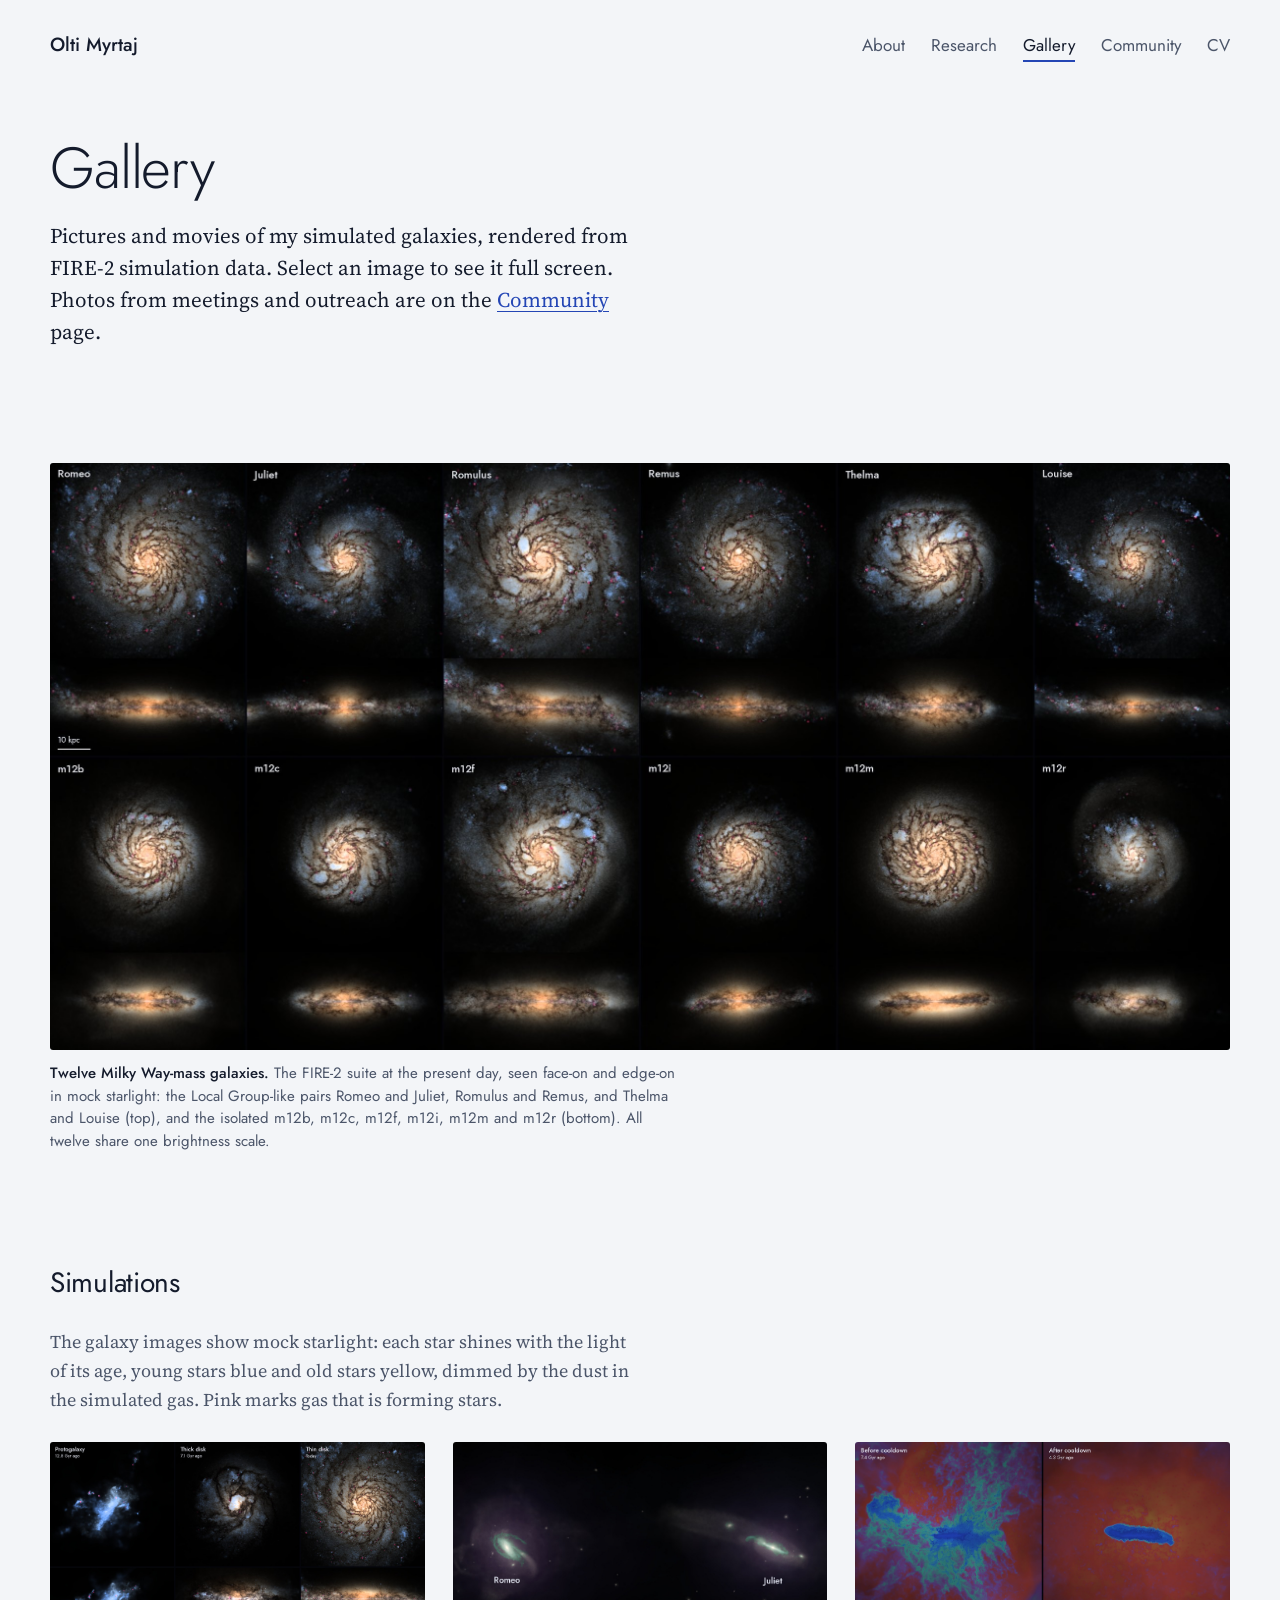
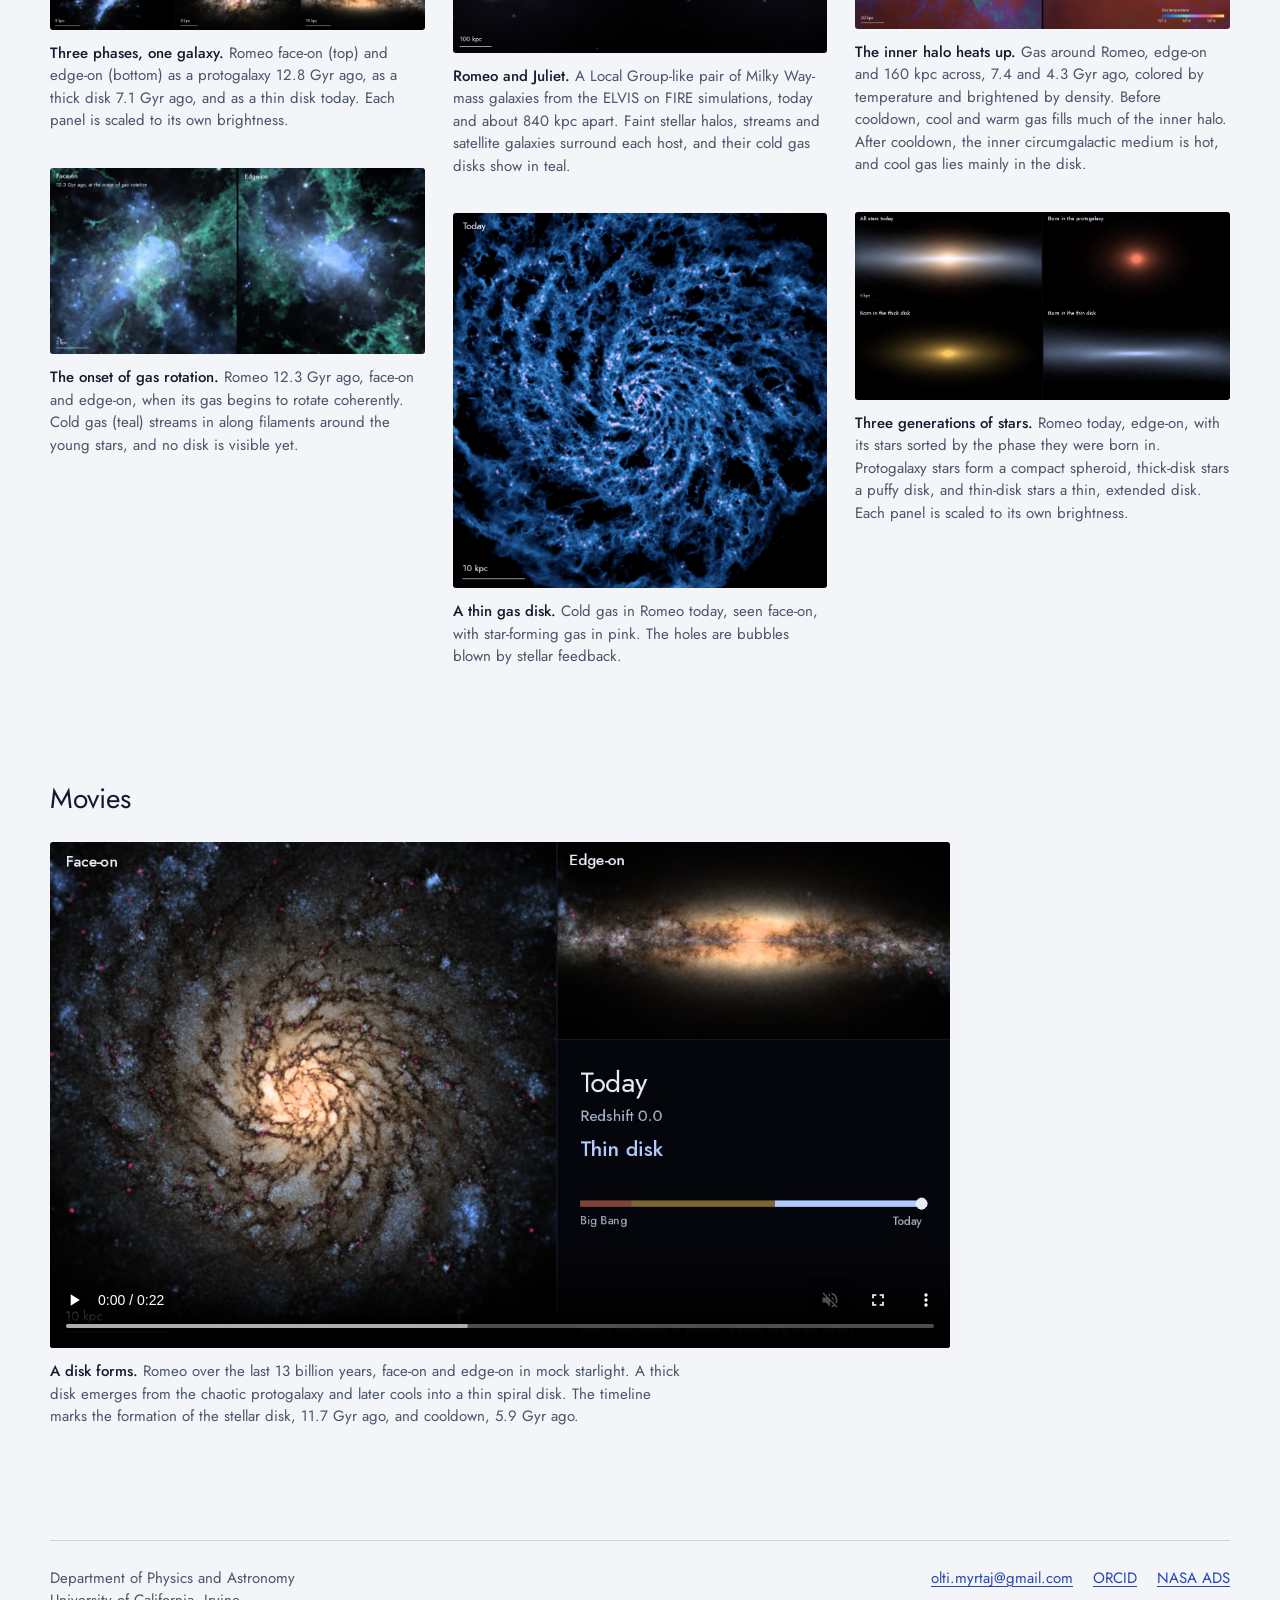
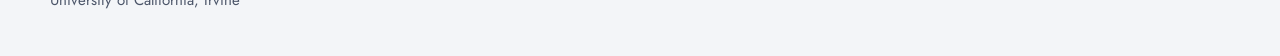
<file: gallery.html>
<!doctype html>
<html lang="en">
<head>
<meta charset="utf-8">
<meta name="viewport" content="width=device-width, initial-scale=1, viewport-fit=cover">
<title>Gallery | Olti Myrtaj</title>
<meta name="description" content="Images and movies of simulated Milky Way-mass galaxies from the FIRE-2 simulations.">
<link rel="canonical" href="https://oltimyrtaj.github.io/gallery.html">
<meta property="og:type" content="website">
<meta property="og:site_name" content="Olti Myrtaj">
<meta property="og:title" content="Gallery | Olti Myrtaj">
<meta property="og:description" content="Images and movies of simulated Milky Way-mass galaxies from the FIRE-2 simulations.">
<meta property="og:url" content="https://oltimyrtaj.github.io/gallery.html">
<meta property="og:image" content="https://oltimyrtaj.github.io/images/three-phases.jpg">
<meta name="twitter:card" content="summary_large_image">
<link rel="icon" href="favicon.svg" type="image/svg+xml">
<link rel="preconnect" href="https://fonts.googleapis.com">
<link rel="preconnect" href="https://fonts.gstatic.com" crossorigin>
<link rel="stylesheet" href="https://fonts.googleapis.com/css2?family=Jost:wght@300..600&amp;family=Source+Serif+4:ital,opsz,wght@0,8..60,300..700;1,8..60,300..700&amp;display=swap">
<link rel="stylesheet" href="css/style.css">
<script src="js/site.js"></script>
</head>
<body>

<header class="site-header">
  <a class="wordmark" href="index.html">Olti Myrtaj</a>
  <nav class="site-nav" aria-label="Main">
    <ul>
      <li><a href="index.html">About</a></li>
      <li><a href="research.html">Research</a></li>
      <li><a href="gallery.html" aria-current="page">Gallery</a></li>
      <li><a href="community.html">Community</a></li>
      <li><a href="cv.html">CV</a></li>
    </ul>
  </nav>
</header>

<main class="site-main">

  <header class="page-head">
    <h1>Gallery</h1>
    <p class="lede">Pictures and movies of my simulated galaxies, rendered from FIRE-2 simulation data. Select an image to see it full screen. Photos from meetings and outreach are on the <a href="community.html">Community</a> page.</p>
  </header>

  <figure class="slot feature" data-slot="All twelve galaxies, face-on and edge-on, at the present day">
    <div class="frame" style="--ar: 2400 / 1195">
      <button class="zoom" type="button" aria-label="Enlarge: twelve Milky Way-mass galaxies"><img src="images/gallery/twelve-galaxies.jpg" alt="Mock starlight images of twelve simulated Milky Way-mass spiral galaxies at the present day, each shown face-on above and edge-on below" width="2400" height="1195" loading="lazy"></button>
    </div>
    <figcaption><strong>Twelve Milky Way-mass galaxies.</strong> The FIRE-2 suite at the present day, seen face-on and edge-on in mock starlight: the Local Group-like pairs Romeo and Juliet, Romulus and Remus, and Thelma and Louise (top), and the isolated m12b, m12c, m12f, m12i, m12m and m12r (bottom). All twelve share one brightness scale.</figcaption>
  </figure>

  <section class="section" aria-labelledby="sims-heading">
    <h2 id="sims-heading">Simulations</h2>
    <p class="section-intro">The galaxy images show mock starlight: each star shines with the light of its age, young stars blue and old stars yellow, dimmed by the dust in the simulated gas. Pink marks gas that is forming stars.</p>
    <div class="masonry">
      <figure class="slot" data-slot="Romeo face-on and edge-on in its three phases">
        <div class="frame" style="--ar: 2 / 1">
          <button class="zoom" type="button" aria-label="Enlarge: three phases, one galaxy"><img src="images/gallery/three-phases.jpg" alt="The simulated galaxy Romeo at three moments, face-on above and edge-on below: an irregular blue protogalaxy, a puffy dusty thick disk with spiral arms, and a large spiral thin disk" width="1932" height="966" loading="lazy"></button>
        </div>
        <figcaption><strong>Three phases, one galaxy.</strong> Romeo face-on (top) and edge-on (bottom) as a protogalaxy 12.8 Gyr ago, as a thick disk 7.1 Gyr ago, and as a thin disk today. Each panel is scaled to its own brightness.</figcaption>
      </figure>

      <figure class="slot" data-slot="Romeo's stars and cold gas at the onset of gas rotation, face-on and edge-on">
        <div class="frame" style="--ar: 2 / 1">
          <button class="zoom" type="button" aria-label="Enlarge: the onset of gas rotation"><img src="images/gallery/gas-and-stars-spin-up.jpg" alt="The young galaxy Romeo, face-on and edge-on, a blue cloud of stars wrapped in teal filaments of cold gas" width="1606" height="800" loading="lazy"></button>
        </div>
        <figcaption><strong>The onset of gas rotation.</strong> Romeo 12.3 Gyr ago, face-on and edge-on, when its gas begins to rotate coherently. Cold gas (teal) streams in along filaments around the young stars, and no disk is visible yet.</figcaption>
      </figure>

      <figure class="slot" data-slot="Romeo and Juliet together in one wide frame">
        <div class="frame" style="--ar: 16 / 9">
          <button class="zoom" type="button" aria-label="Enlarge: Romeo and Juliet"><img src="images/gallery/romeo-and-juliet.jpg" alt="Two simulated Milky Way-mass galaxies, Romeo on the left and Juliet on the right, each surrounded by a faint stellar halo, streams and small satellite galaxies" width="1920" height="1080" loading="lazy"></button>
        </div>
        <figcaption><strong>Romeo and Juliet.</strong> A Local Group-like pair of Milky Way-mass galaxies from the ELVIS on FIRE simulations, today and about 840 kpc apart. Faint stellar halos, streams and satellite galaxies surround each host, and their cold gas disks show in teal.</figcaption>
      </figure>

      <figure class="slot" data-slot="Face-on map of the cold gas in a thin disk today">
        <div class="frame" style="--ar: 1 / 1">
          <button class="zoom" type="button" aria-label="Enlarge: a thin gas disk"><img src="images/gallery/gas-face-on.jpg" alt="Face-on map of the cold gas in Romeo today: blue spiral filaments around dark holes, dotted with pink star-forming regions" width="1024" height="1024" loading="lazy"></button>
        </div>
        <figcaption><strong>A thin gas disk.</strong> Cold gas in Romeo today, seen face-on, with star-forming gas in pink. The holes are bubbles blown by stellar feedback.</figcaption>
      </figure>

      <figure class="slot" data-slot="Gas temperature around Romeo before and after cooldown">
        <div class="frame" style="--ar: 2 / 1">
          <button class="zoom" type="button" aria-label="Enlarge: the inner halo heats up"><img src="images/gallery/hot-inner-halo.jpg" alt="Two edge-on maps of gas around Romeo colored by temperature. Before cooldown, blue and teal cool gas fills much of the inner halo. After cooldown, the halo glows red with hot gas and cool gas lies mainly in the disk." width="1806" height="900" loading="lazy"></button>
        </div>
        <figcaption><strong>The inner halo heats up.</strong> Gas around Romeo, edge-on and 160 kpc across, 7.4 and 4.3 Gyr ago, colored by temperature and brightened by density. Before cooldown, cool and warm gas fills much of the inner halo. After cooldown, the inner circumgalactic medium is hot, and cool gas lies mainly in the disk.</figcaption>
      </figure>

      <figure class="slot" data-slot="Romeo today, edge-on, with its stars split by the phase they were born in">
        <div class="frame" style="--ar: 2 / 1">
          <button class="zoom" type="button" aria-label="Enlarge: three generations of stars"><img src="images/gallery/birth-phases.jpg" alt="Four edge-on panels of Romeo today: all stars, then only the stars born in the protogalaxy, a compact spheroid, in the thick disk, a puffy disk, and in the thin disk, a thin and extended disk" width="1806" height="906" loading="lazy"></button>
        </div>
        <figcaption><strong>Three generations of stars.</strong> Romeo today, edge-on, with its stars sorted by the phase they were born in. Protogalaxy stars form a compact spheroid, thick-disk stars a puffy disk, and thin-disk stars a thin, extended disk. Each panel is scaled to its own brightness.</figcaption>
      </figure>
    </div>
  </section>

  <section class="section" aria-labelledby="movies-heading">
    <h2 id="movies-heading">Movies</h2>
    <div class="video-grid">
      <figure class="slot" data-slot="Movie of Romeo forming its disk, face-on and edge-on">
        <div class="frame" style="--ar: 16 / 9">
          <video controls muted loop playsinline preload="metadata" width="1280" height="720" poster="images/gallery/disk-formation-poster.jpg" aria-label="Movie of the simulated galaxy Romeo forming its disk over 13 billion years, face-on and edge-on, with a timeline of its three phases">
            <source src="images/gallery/disk-formation.mp4" type="video/mp4">
            <source src="images/gallery/disk-formation.webm" type="video/webm">
            This browser cannot play the movie.
          </video>
        </div>
        <figcaption><strong>A disk forms.</strong> Romeo over the last 13 billion years, face-on and edge-on in mock starlight. A thick disk emerges from the chaotic protogalaxy and later cools into a thin spiral disk. The timeline marks the formation of the stellar disk, 11.7 Gyr ago, and cooldown, 5.9 Gyr ago.</figcaption>
      </figure>
    </div>
  </section>

</main>

<footer class="site-footer">
  <p>Department of Physics and Astronomy<br>University of California, Irvine</p>
  <ul>
    <li><a data-email-user="olti.myrtaj" data-email-domain="gmail.com">olti.myrtaj [at] gmail.com</a></li>
    <li><a href="https://orcid.org/0009-0002-3536-1220">ORCID</a></li>
    <li><a href="https://ui.adsabs.harvard.edu/search/q=author%3A%22Myrtaj%2C%20O%22">NASA ADS</a></li>
  </ul>
</footer>

</body>
</html>
</file>
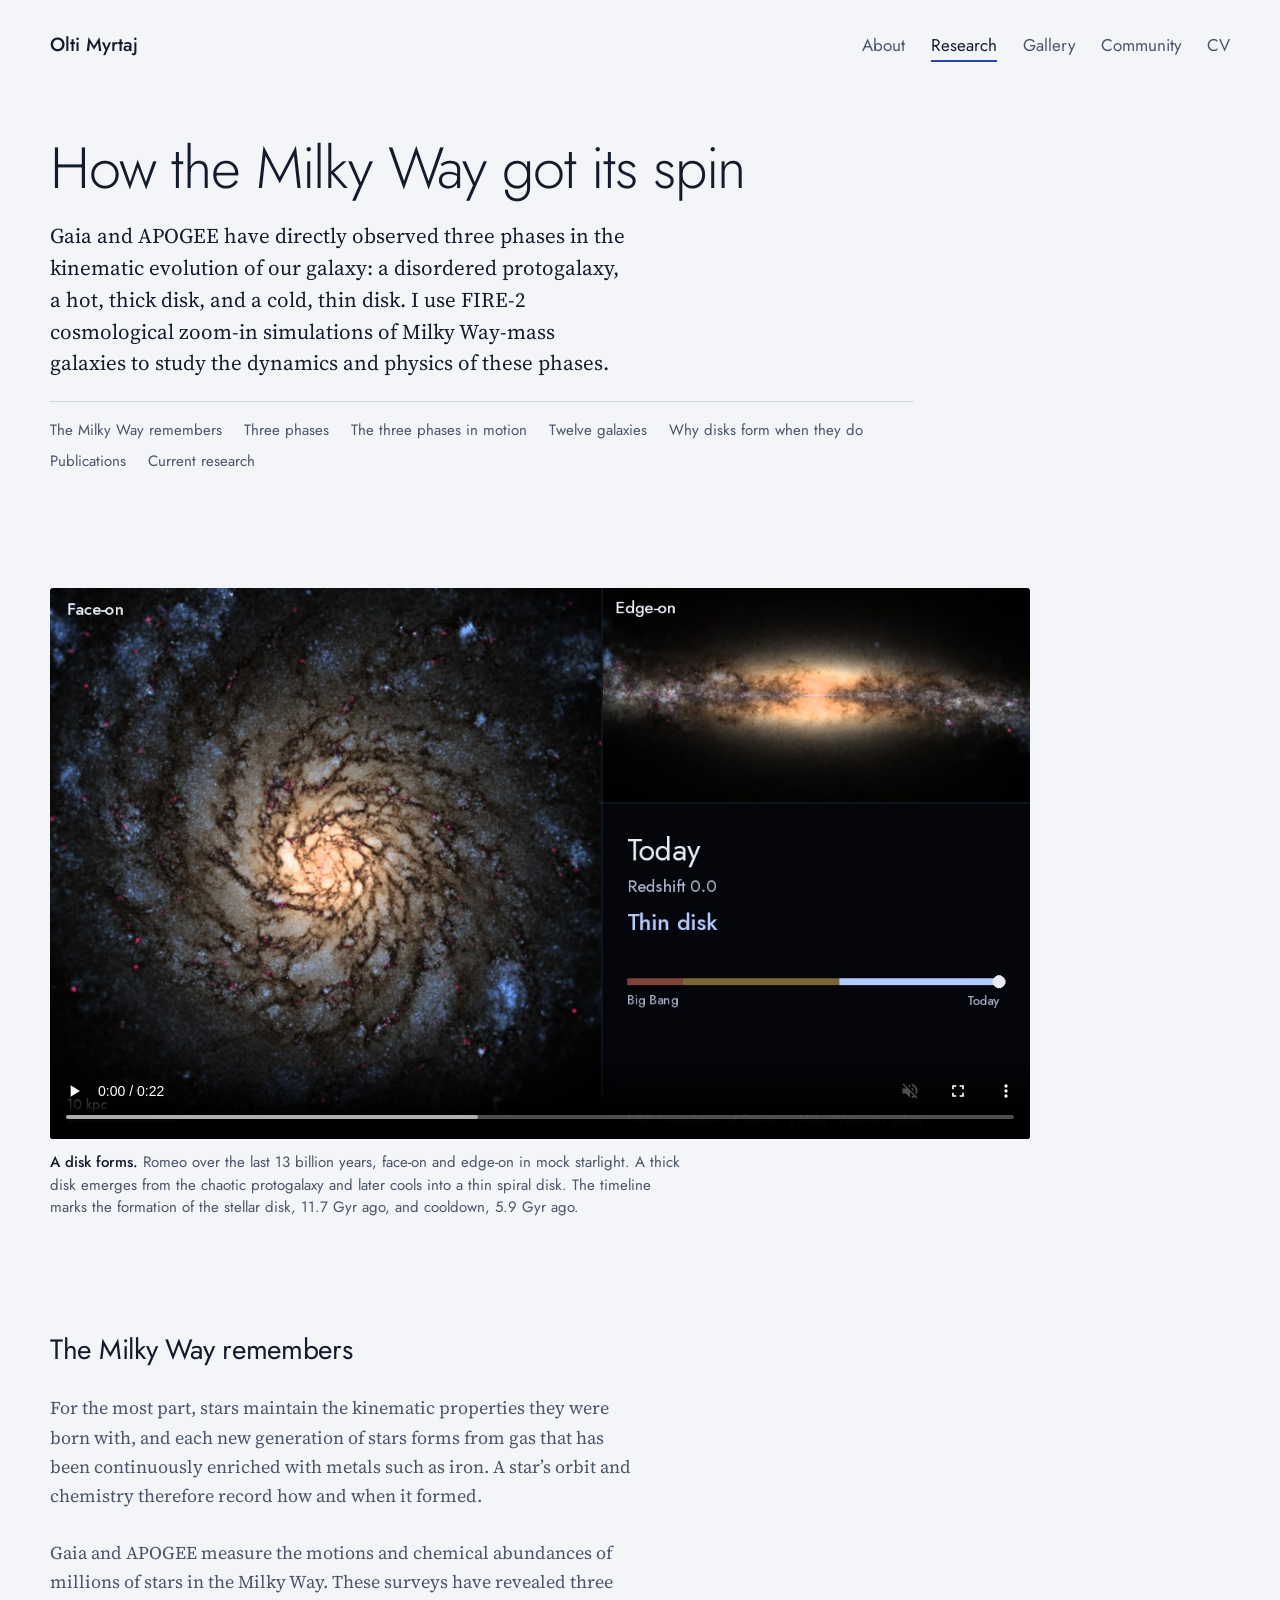
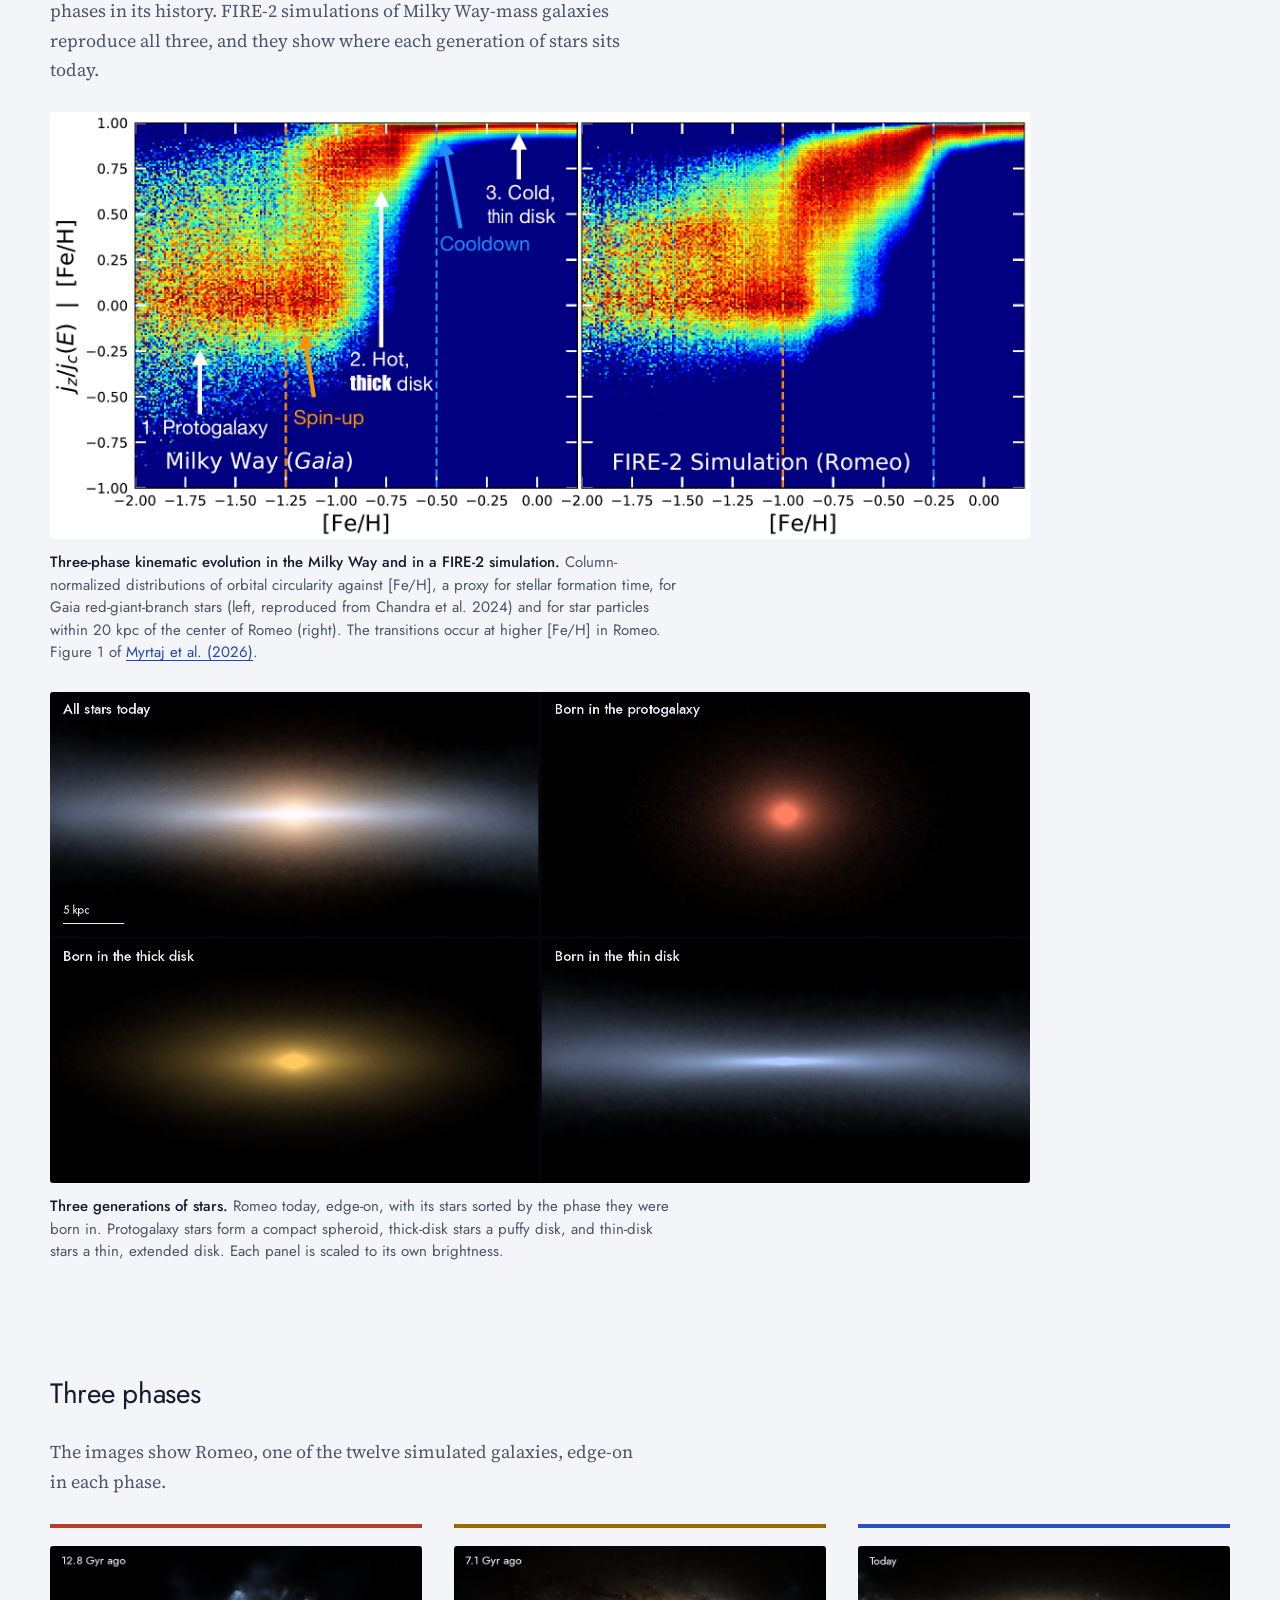
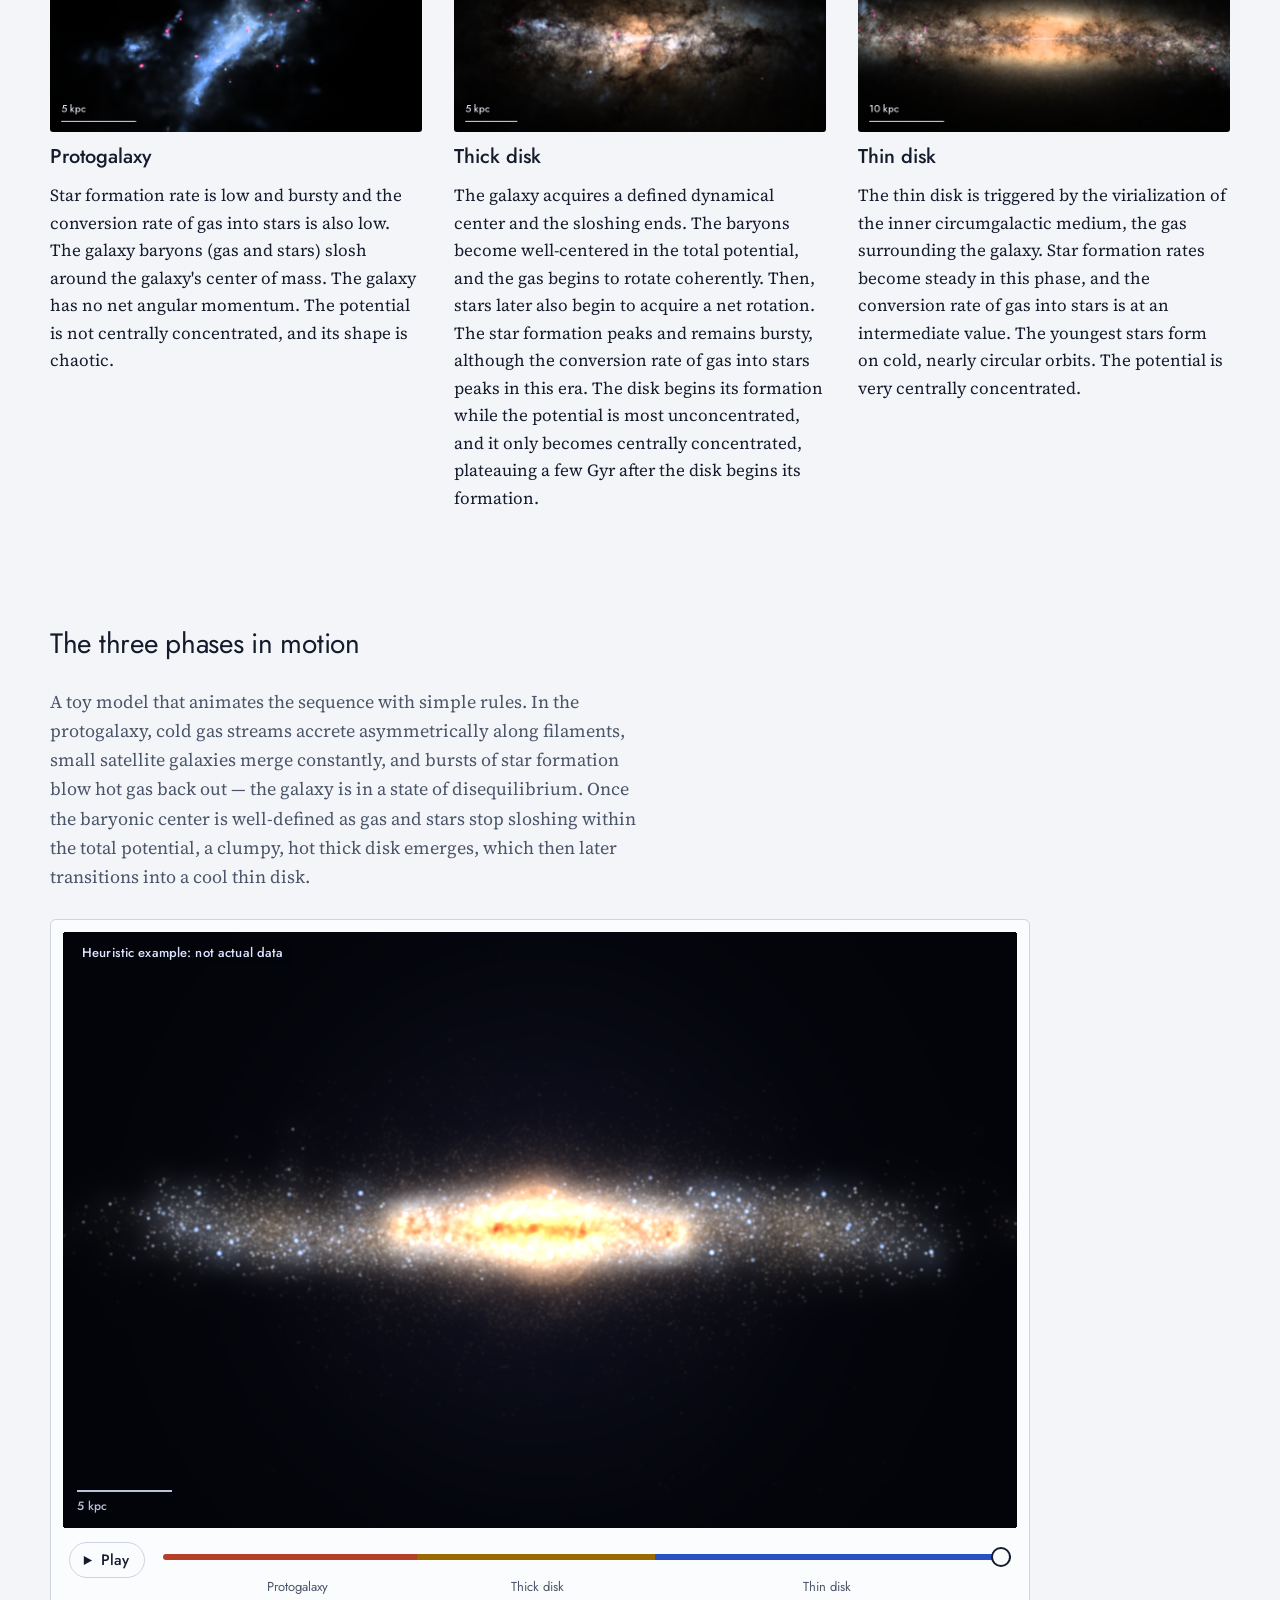
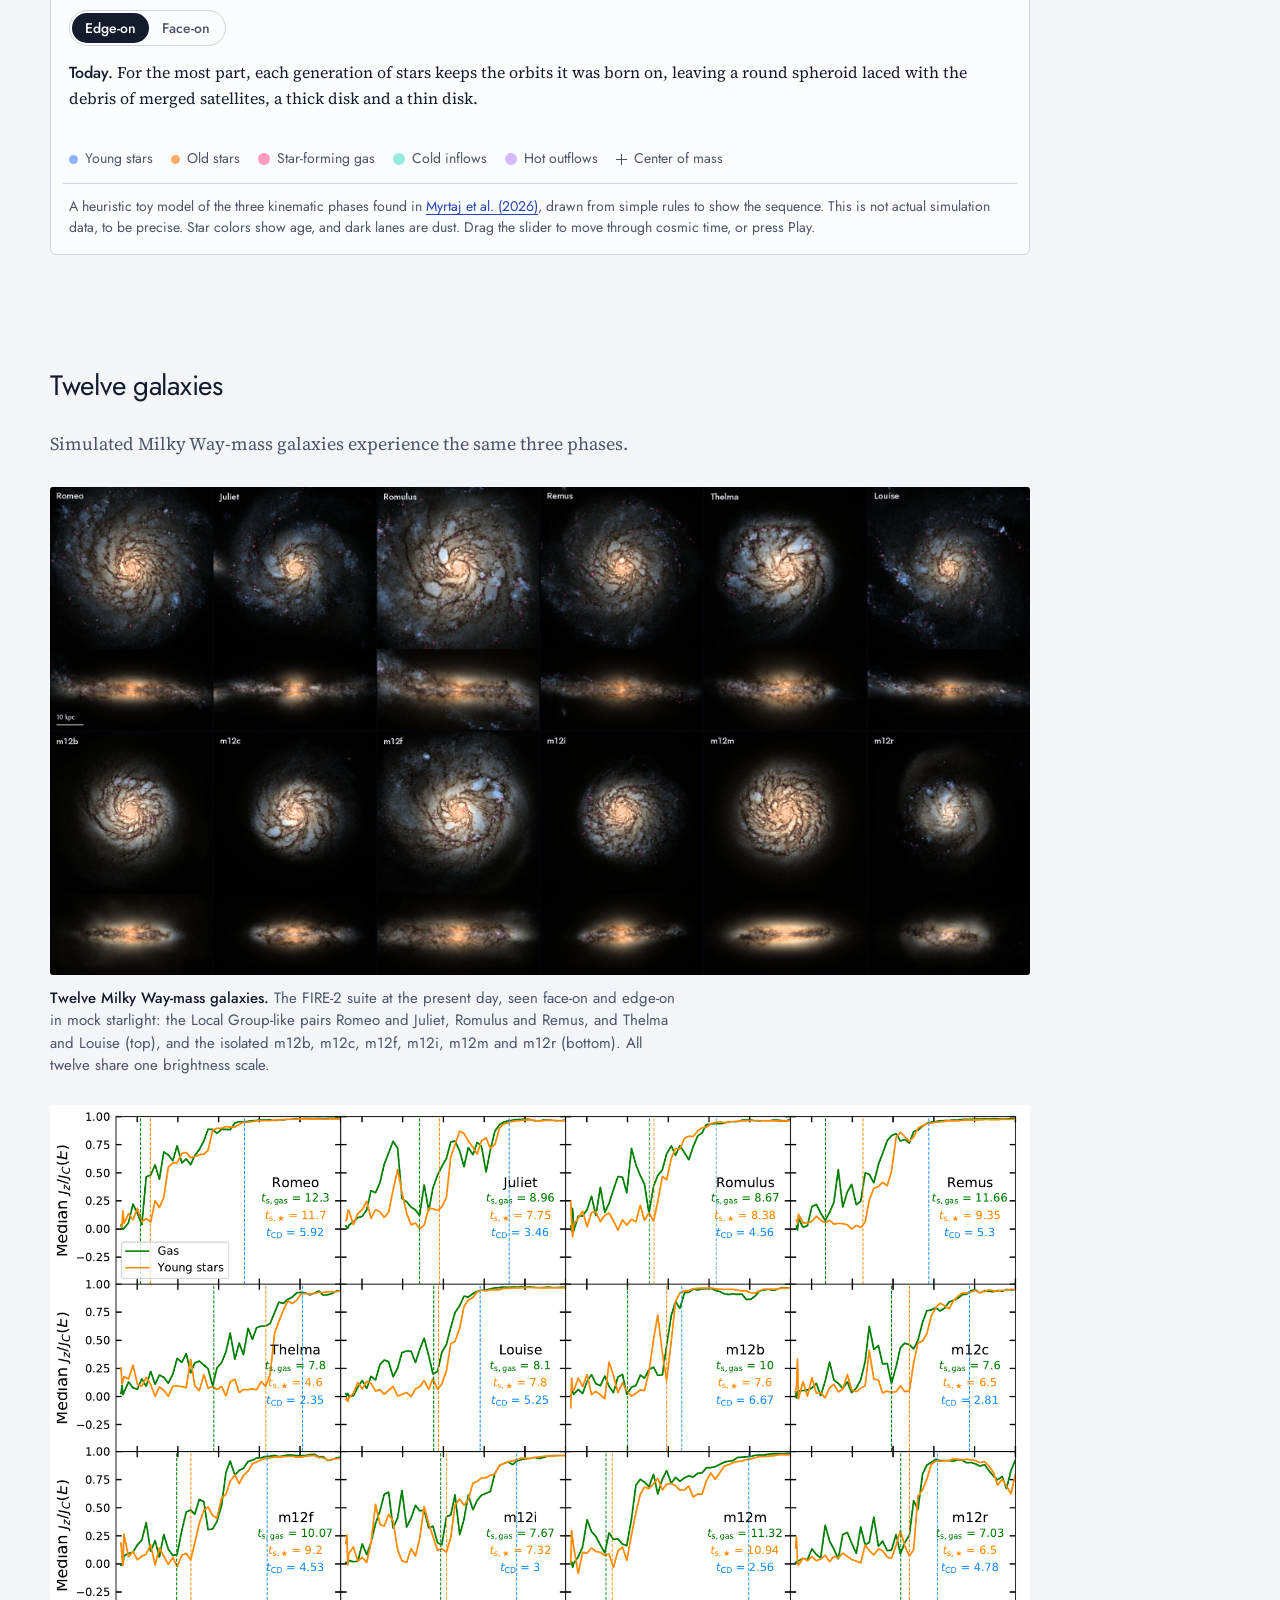
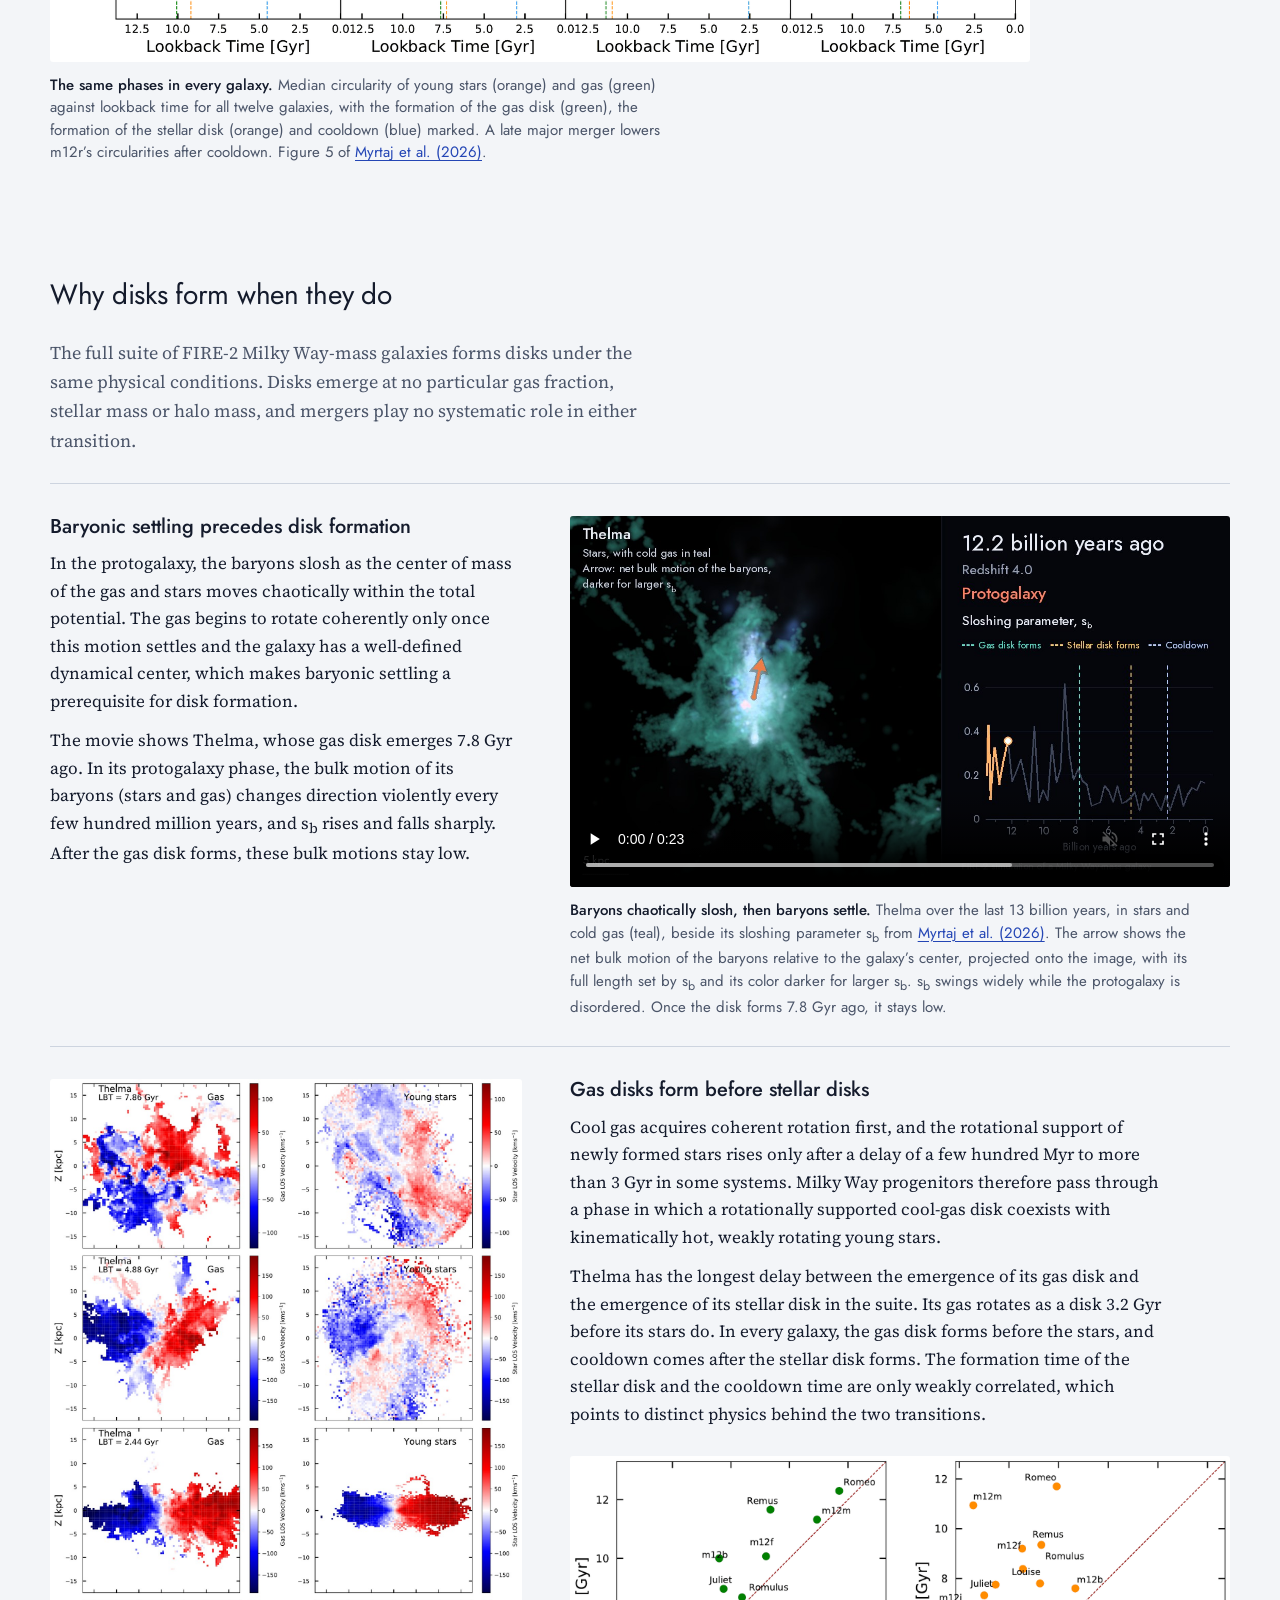
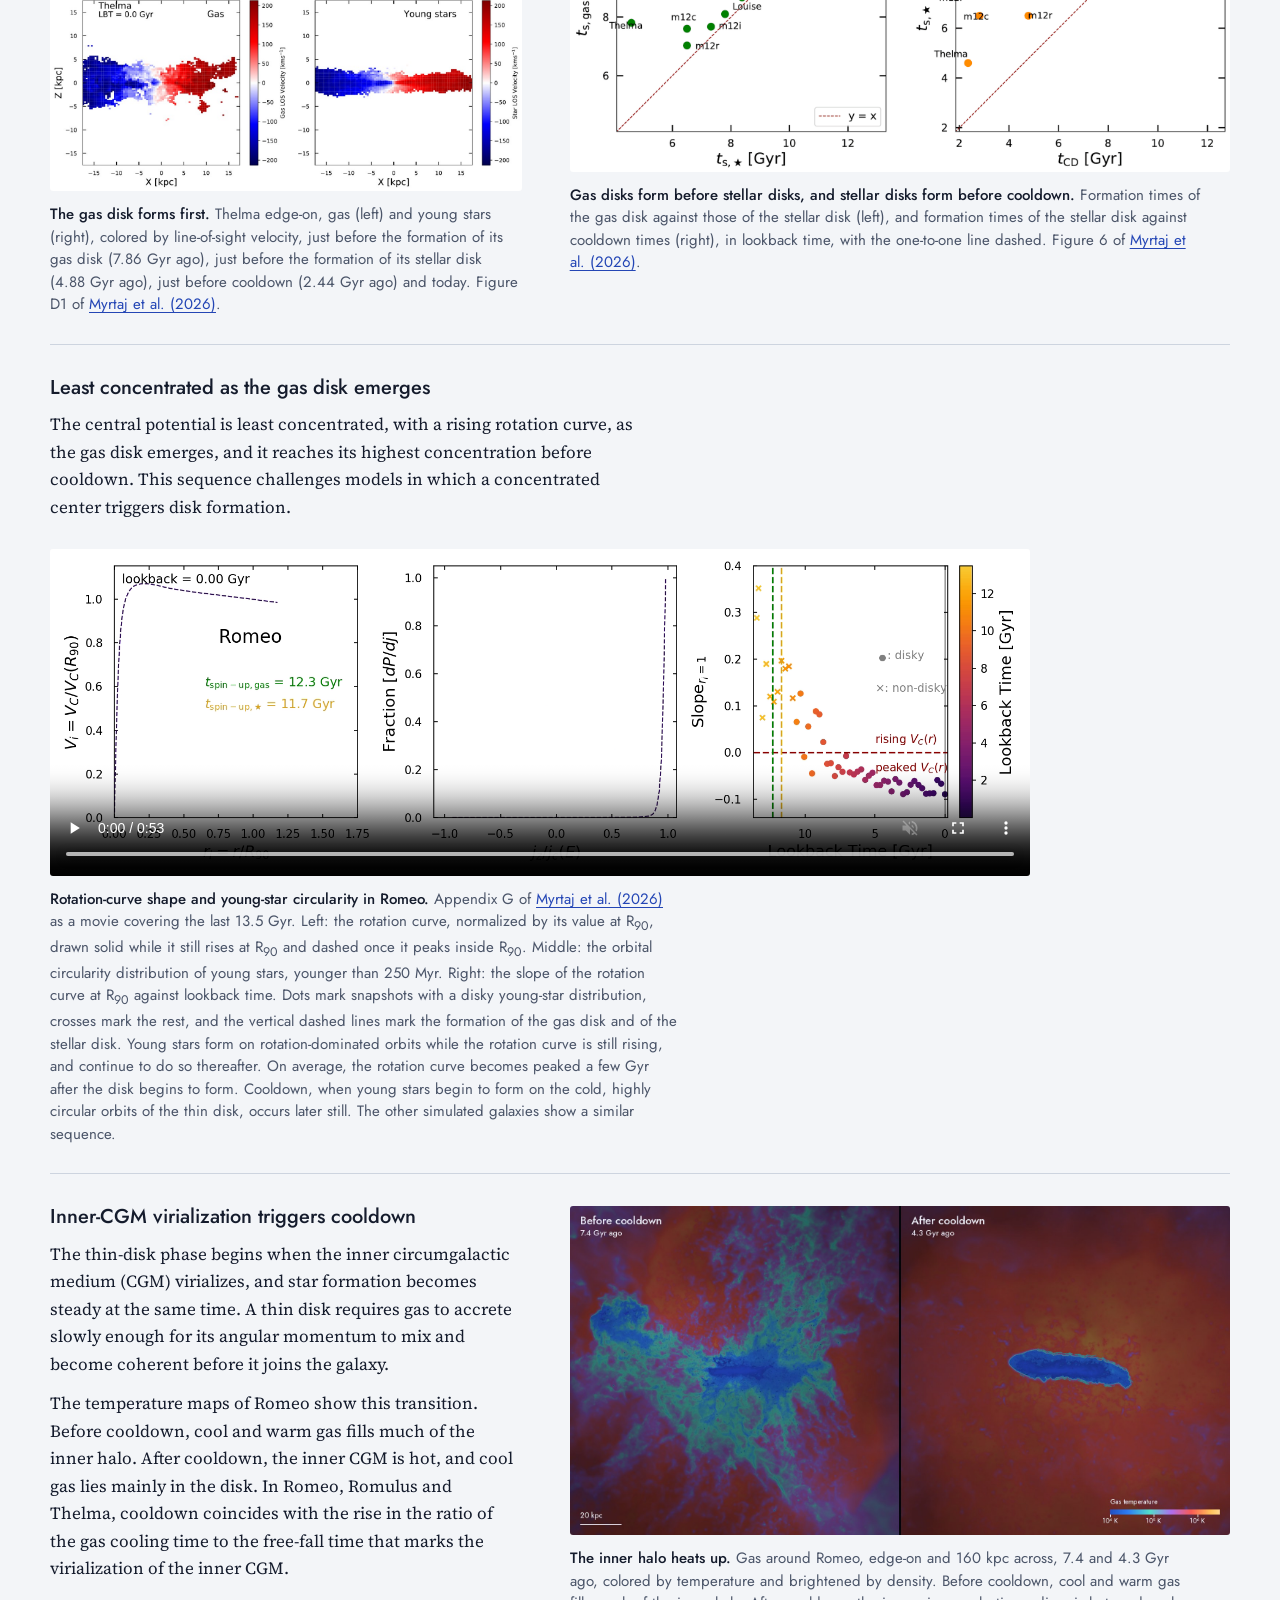
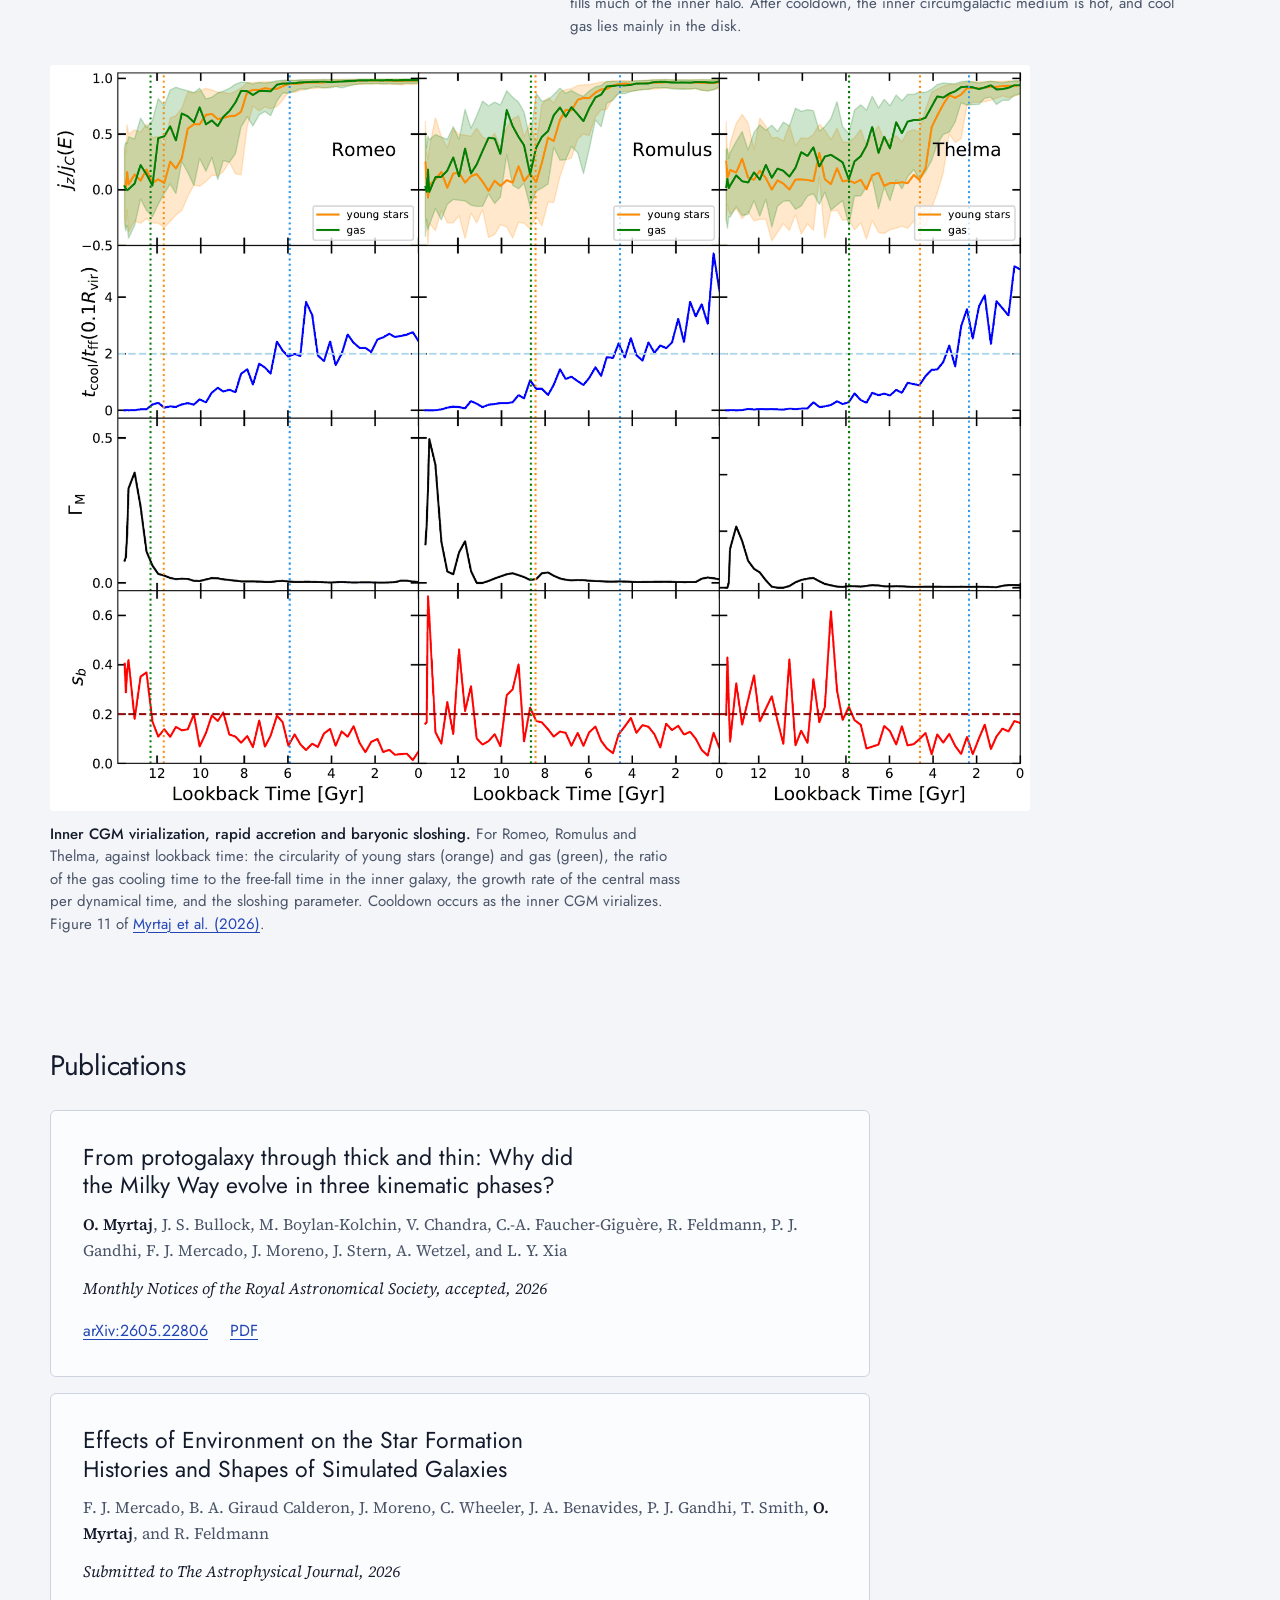
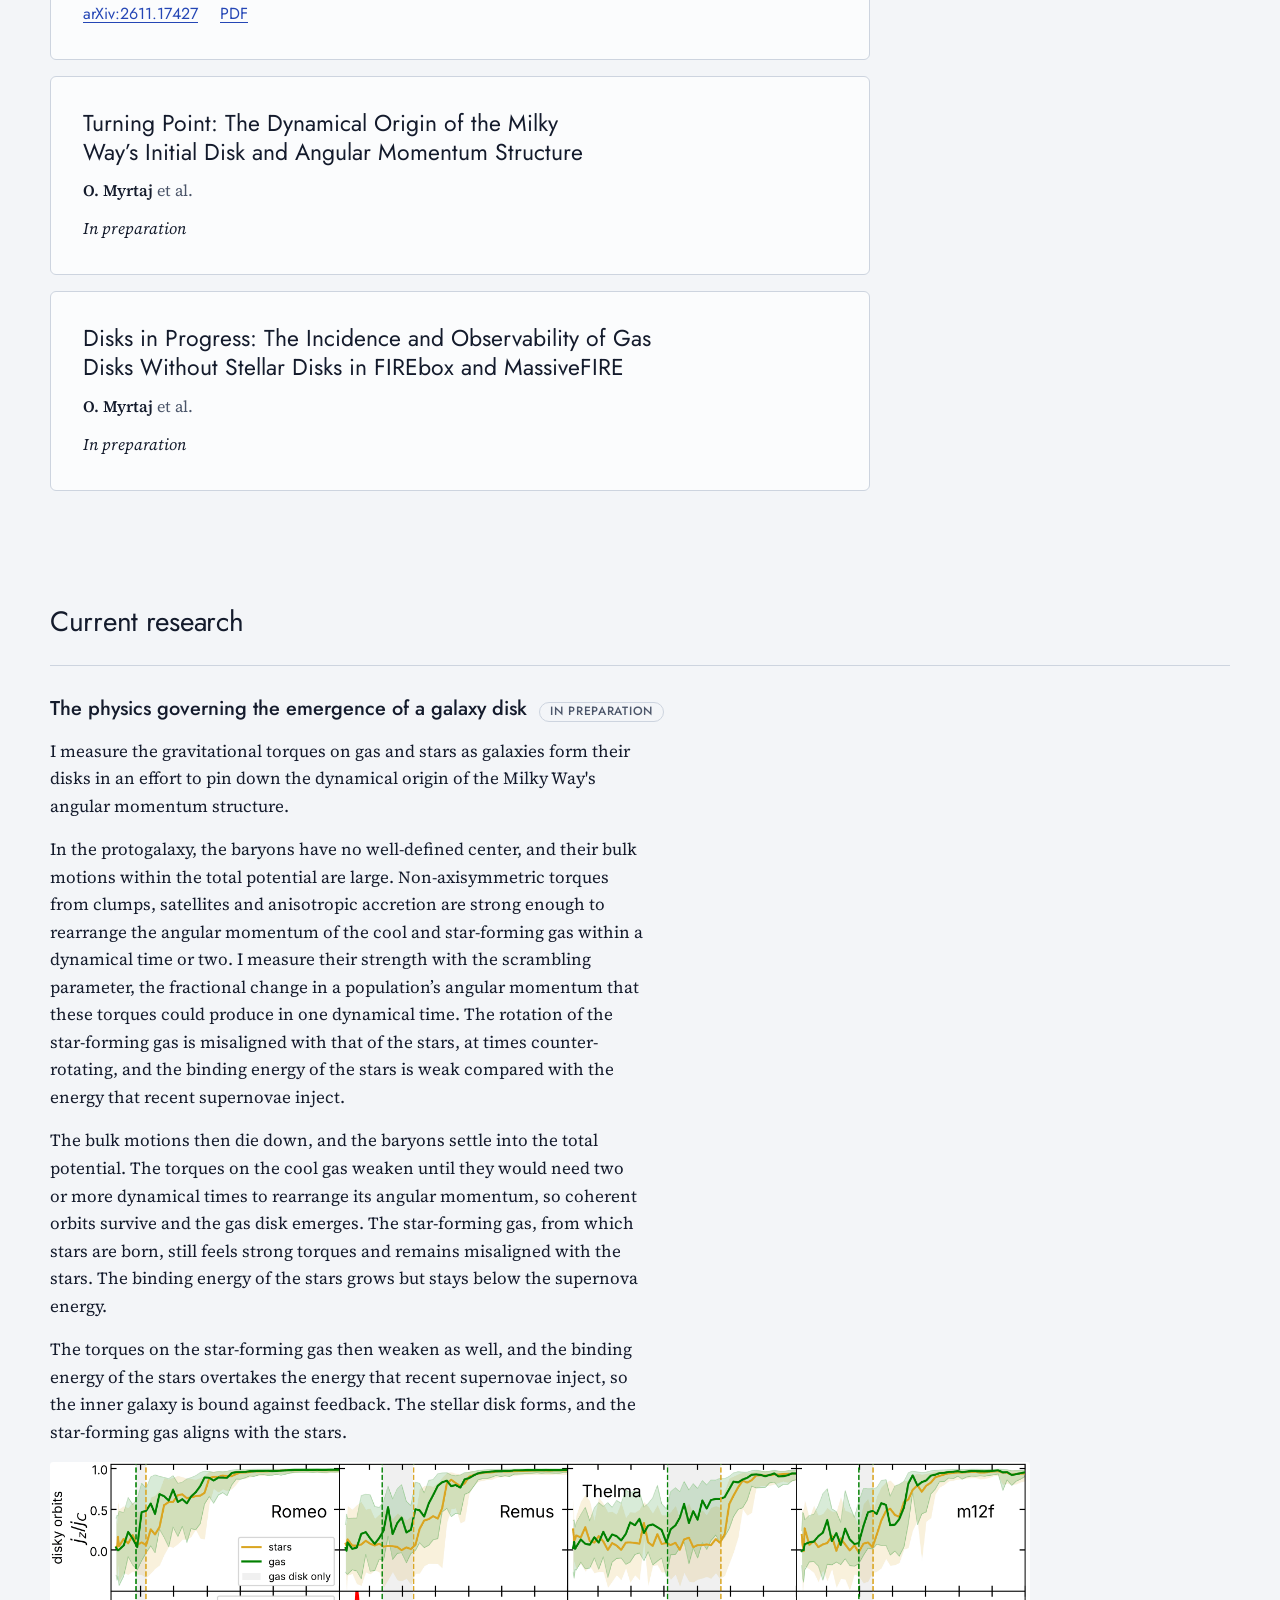
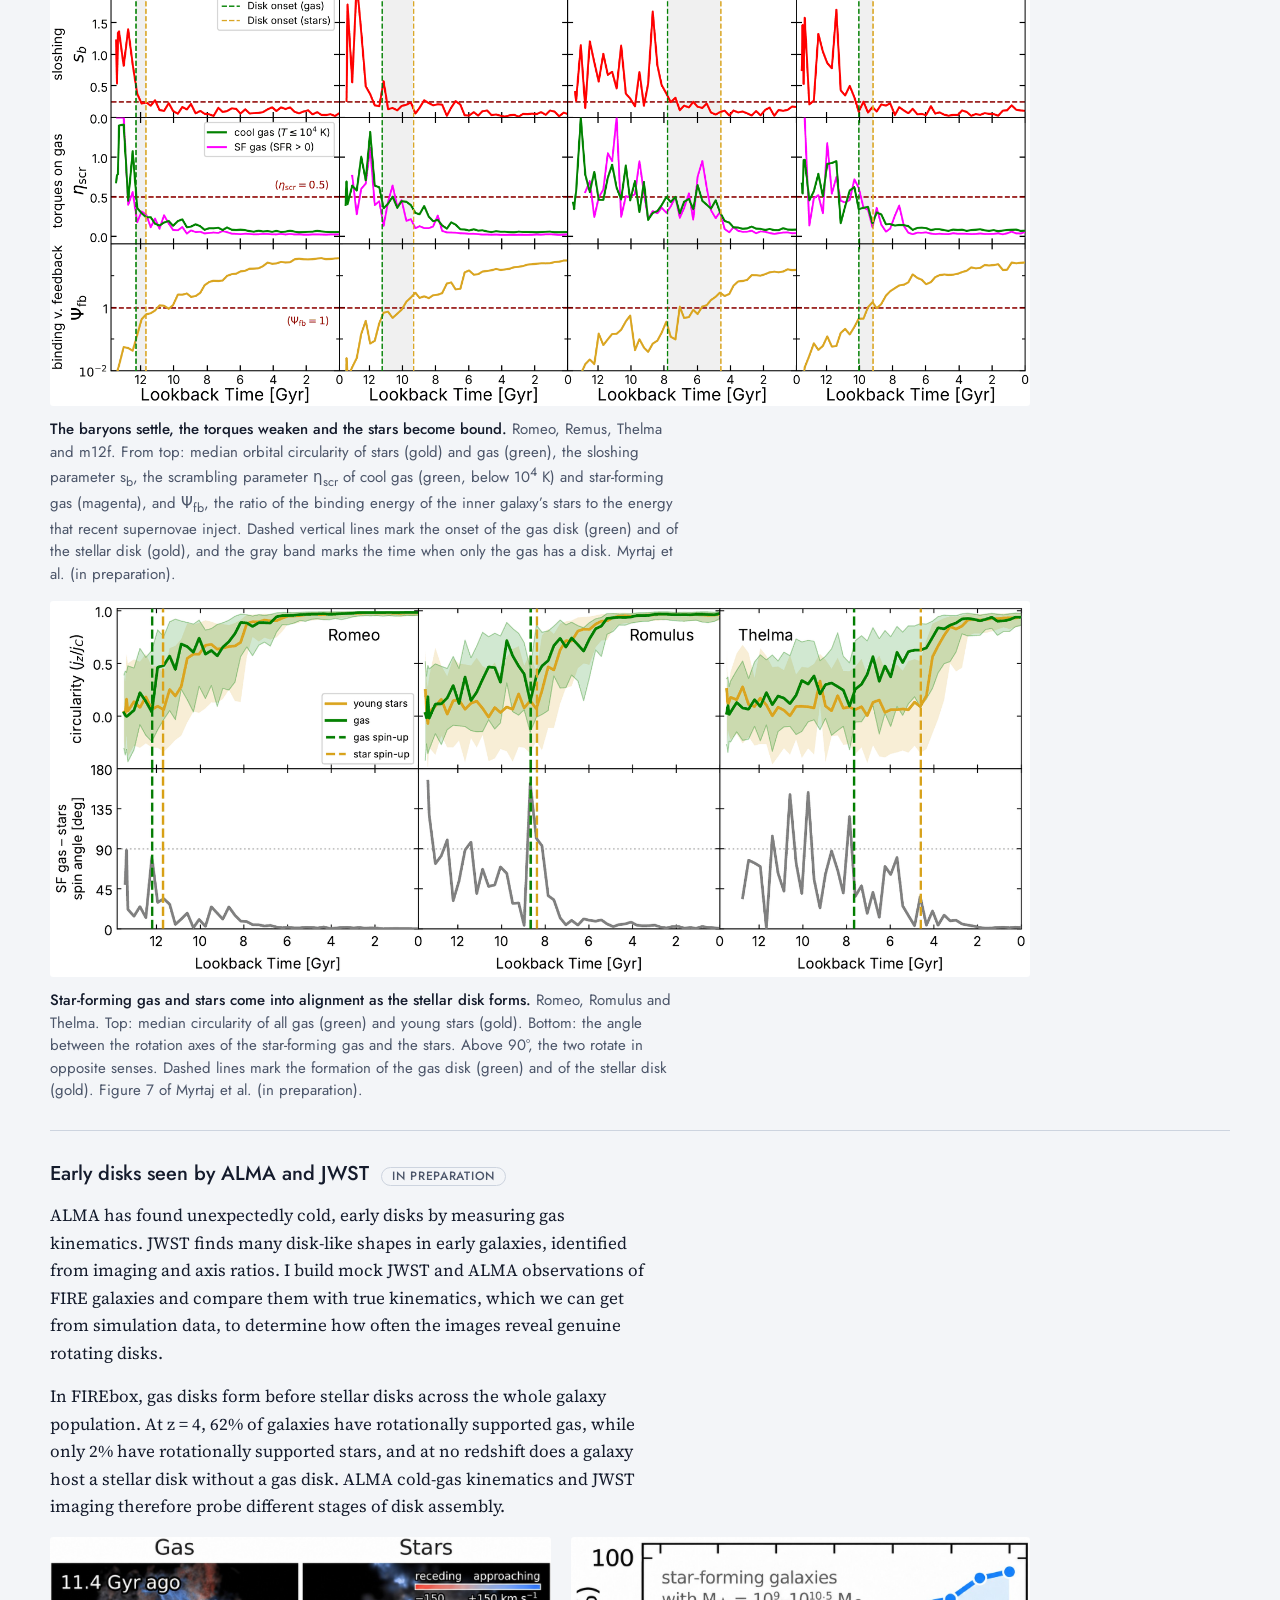
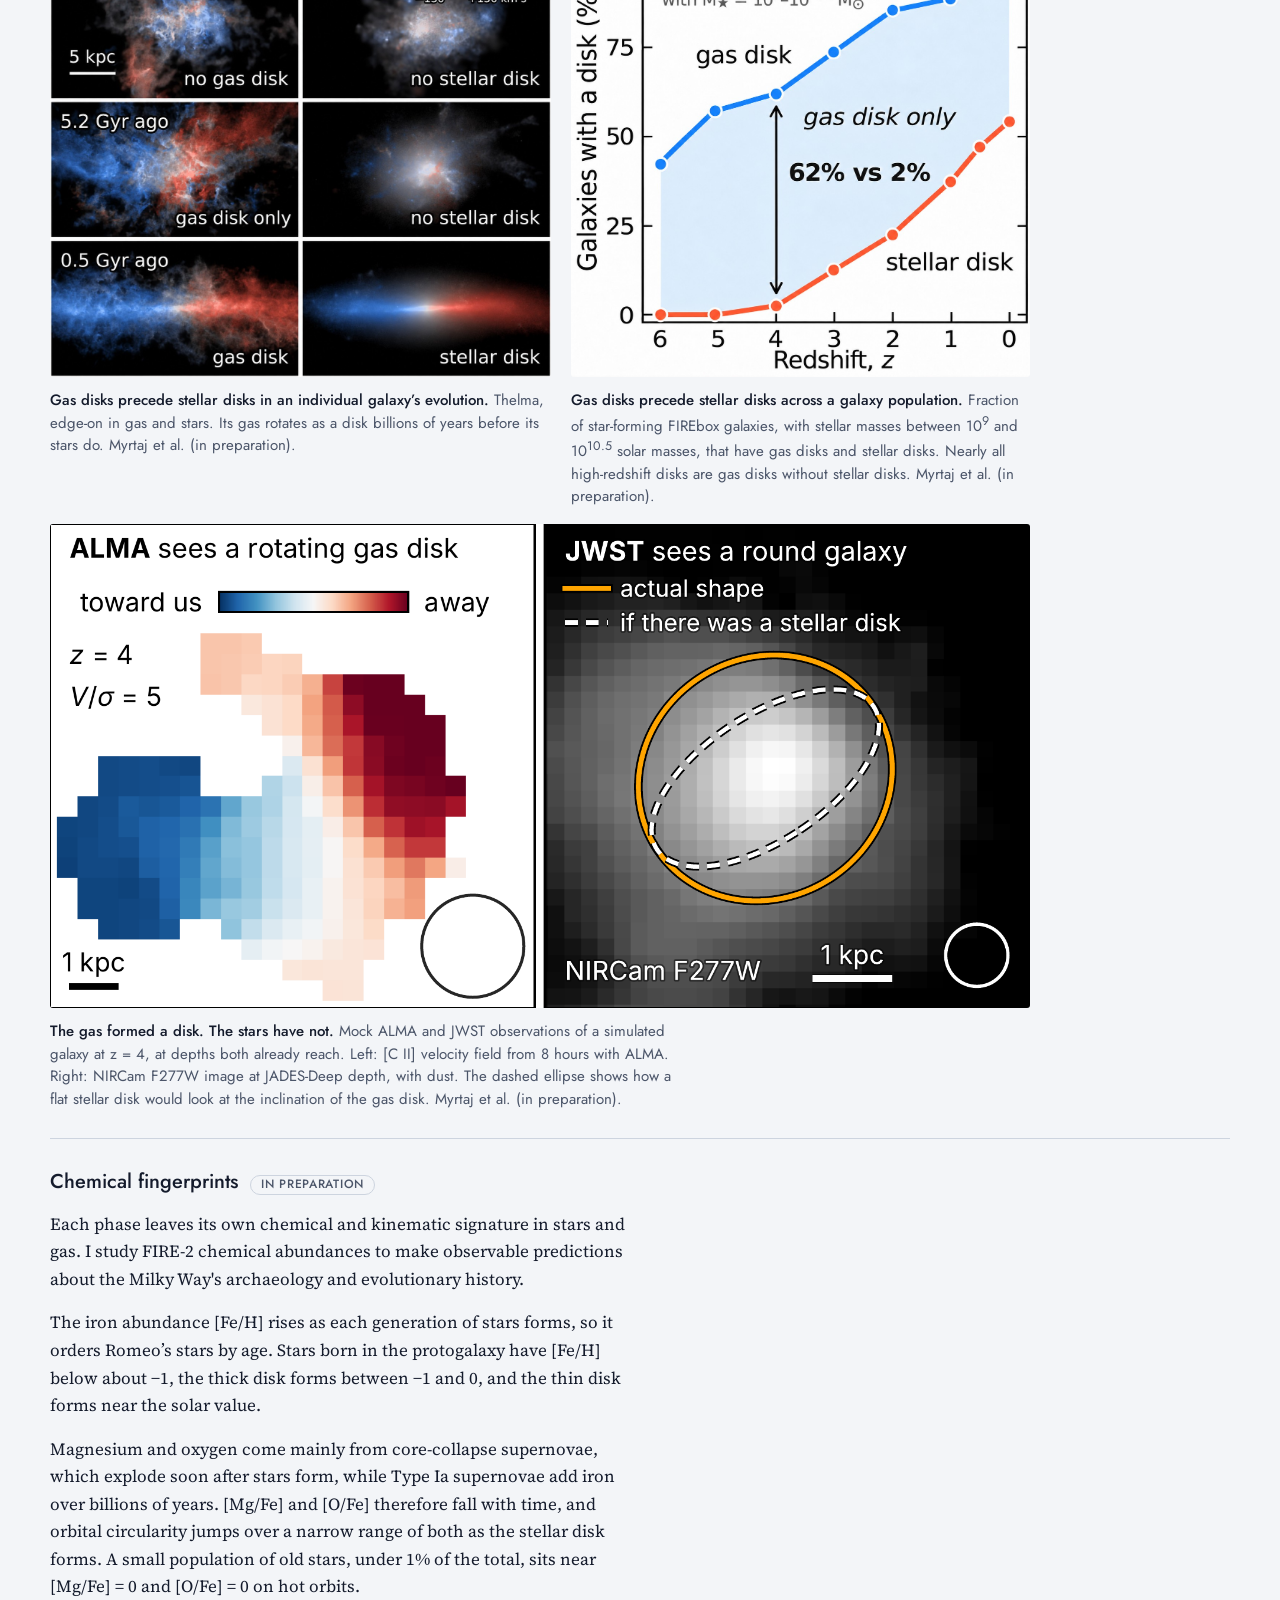
<file: research.html>
<!doctype html>
<html lang="en">
<head>
<meta charset="utf-8">
<meta name="viewport" content="width=device-width, initial-scale=1, viewport-fit=cover">
<title>Research | Olti Myrtaj</title>
<meta name="description" content="How the Milky Way got its spin: Olti Myrtaj's FIRE-2 research on the three kinematic phases of Milky Way-mass galaxies, baryonic sloshing, and the formation of gas and stellar disks.">
<link rel="canonical" href="https://oltimyrtaj.github.io/research.html">
<meta property="og:type" content="website">
<meta property="og:site_name" content="Olti Myrtaj">
<meta property="og:title" content="Research | Olti Myrtaj">
<meta property="og:description" content="How the Milky Way got its spin: Olti Myrtaj's FIRE-2 research on the three kinematic phases of Milky Way-mass galaxies, baryonic sloshing, and the formation of gas and stellar disks.">
<meta property="og:url" content="https://oltimyrtaj.github.io/research.html">
<meta property="og:image" content="https://oltimyrtaj.github.io/images/three-phases.jpg">
<meta name="twitter:card" content="summary_large_image">
<script type="application/ld+json">
{
  "@context": "https://schema.org",
  "@graph": [
  {
  "@type": "ScholarlyArticle",
  "headline": "Effects of Environment on the Star Formation Histories and Shapes of Simulated Galaxies",
  "author": [
    {"@type": "Person", "name": "F. J. Mercado"},
    {"@type": "Person", "name": "B. A. Giraud Calderon"},
    {"@type": "Person", "name": "J. Moreno"},
    {"@type": "Person", "name": "C. Wheeler"},
    {"@type": "Person", "name": "J. A. Benavides"},
    {"@type": "Person", "name": "P. J. Gandhi"},
    {"@type": "Person", "name": "T. Smith"},
    {"@type": "Person", "name": "Olti Myrtaj", "url": "https://oltimyrtaj.github.io/"},
    {"@type": "Person", "name": "R. Feldmann"}
  ],
  "datePublished": "2026-11-12",
  "url": "https://arxiv.org/abs/2611.17427",
  "about": ["Galaxy formation", "Galaxy environment", "Galaxy shapes", "Cosmological simulations"]
  },
  {
  "@type": "ScholarlyArticle",
  "headline": "From protogalaxy through thick and thin: Why did the Milky Way evolve in three kinematic phases?",
  "author": [
    {"@type": "Person", "name": "Olti Myrtaj", "url": "https://oltimyrtaj.github.io/"},
    {"@type": "Person", "name": "J. S. Bullock"},
    {"@type": "Person", "name": "M. Boylan-Kolchin"},
    {"@type": "Person", "name": "V. Chandra"},
    {"@type": "Person", "name": "C.-A. Faucher-Giguère"},
    {"@type": "Person", "name": "R. Feldmann"},
    {"@type": "Person", "name": "P. J. Gandhi"},
    {"@type": "Person", "name": "F. J. Mercado"},
    {"@type": "Person", "name": "J. Moreno"},
    {"@type": "Person", "name": "J. Stern"},
    {"@type": "Person", "name": "A. Wetzel"},
    {"@type": "Person", "name": "L. Y. Xia"}
  ],
  "datePublished": "2026",
  "isPartOf": {"@type": "Periodical", "name": "Monthly Notices of the Royal Astronomical Society"},
  "url": "https://arxiv.org/abs/2605.22806",
  "about": ["Milky Way", "Galaxy formation", "Galactic disks", "Cosmological simulations"]
  }
  ]
}
</script>
<link rel="icon" href="favicon.svg" type="image/svg+xml">
<link rel="preconnect" href="https://fonts.googleapis.com">
<link rel="preconnect" href="https://fonts.gstatic.com" crossorigin>
<link rel="stylesheet" href="https://fonts.googleapis.com/css2?family=Jost:wght@300..600&amp;family=Source+Serif+4:ital,opsz,wght@0,8..60,300..700;1,8..60,300..700&amp;display=swap">
<link rel="stylesheet" href="css/style.css">
<script src="js/site.js"></script>
<script src="js/galaxy-gl.js" defer></script>
<script src="js/galaxy.js" defer></script>
</head>
<body>

<header class="site-header">
  <a class="wordmark" href="index.html">Olti Myrtaj</a>
  <nav class="site-nav" aria-label="Main">
    <ul>
      <li><a href="index.html">About</a></li>
      <li><a href="research.html" aria-current="page">Research</a></li>
      <li><a href="gallery.html">Gallery</a></li>
      <li><a href="community.html">Community</a></li>
      <li><a href="cv.html">CV</a></li>
    </ul>
  </nav>
</header>

<main class="site-main">

  <header class="page-head">
    <h1>How the Milky Way got its spin</h1>
    <p class="lede">Gaia and APOGEE have directly observed three phases in the kinematic evolution of our galaxy: a disordered protogalaxy, a hot, thick disk, and a cold, thin disk. I use FIRE-2 cosmological zoom-in simulations of Milky Way-mass galaxies to study the dynamics and physics of these phases.</p>
    <nav class="page-contents" aria-label="On this page">
      <a href="#remembers-heading">The Milky Way remembers</a>
      <a href="#phases-heading">Three phases</a>
      <a href="#model-heading">The three phases in motion</a>
      <a href="#twelve-heading">Twelve galaxies</a>
      <a href="#why-heading">Why disks form when they do</a>
      <a href="#paper-heading">Publications</a>
      <a href="#current-heading">Current research</a>
    </nav>
  </header>

  <figure class="slot wide-figure" data-slot="Movie of Romeo forming its disk, face-on and edge-on">
    <div class="frame" style="--ar: 16 / 9">
      <video controls muted loop playsinline preload="metadata" width="1280" height="720" poster="images/gallery/disk-formation-poster.jpg" aria-label="Movie of the simulated galaxy Romeo forming its disk over 13 billion years, face-on and edge-on, with a timeline of its three phases">
        <source src="images/gallery/disk-formation.mp4" type="video/mp4">
        <source src="images/gallery/disk-formation.webm" type="video/webm">
        This browser cannot play the movie.
      </video>
    </div>
    <figcaption><strong>A disk forms.</strong> Romeo over the last 13 billion years, face-on and edge-on in mock starlight. A thick disk emerges from the chaotic protogalaxy and later cools into a thin spiral disk. The timeline marks the formation of the stellar disk, 11.7 Gyr ago, and cooldown, 5.9 Gyr ago.</figcaption>
  </figure>

  <section class="section" aria-labelledby="remembers-heading">
    <h2 id="remembers-heading">The Milky Way remembers</h2>
    <p class="section-intro">For the most part, stars maintain the kinematic properties they were born with, and each new generation of stars forms from gas that has been continuously enriched with metals such as iron. A star&rsquo;s orbit and chemistry therefore record how and when it formed.</p>
    <p class="section-intro">Gaia and APOGEE measure the motions and chemical abundances of millions of stars in the Milky Way. These surveys have revealed three phases in its history. FIRE-2 simulations of Milky Way-mass galaxies reproduce all three, and they show where each generation of stars sits today.</p>
    <figure class="slot wide-figure" data-slot="Figure 1 of the paper: circularity versus [Fe/H] for Gaia red giants and for star particles in Romeo">
      <div class="frame" style="--ar: 2 / 1">
        <button class="zoom" type="button" aria-label="Enlarge the Gaia and Romeo comparison"><img src="images/research/gaia-vs-romeo.png" alt="Two panels of orbital circularity against [Fe/H], for Gaia red giants and for star particles in the simulated galaxy Romeo, both showing three kinematic phases" loading="lazy"></button>
      </div>
      <figcaption><strong>Three-phase kinematic evolution in the Milky Way and in a FIRE-2 simulation.</strong> Column-normalized distributions of orbital circularity against [Fe/H], a proxy for stellar formation time, for Gaia red-giant-branch stars (left, reproduced from Chandra et al. 2024) and for star particles within 20 kpc of the center of Romeo (right). The transitions occur at higher [Fe/H] in Romeo. Figure 1 of <a href="https://arxiv.org/abs/2605.22806">Myrtaj et al. (2026)</a>.</figcaption>
    </figure>
    <figure class="slot wide-figure" data-slot="Romeo today, edge-on, with its stars split by birth phase">
      <div class="frame">
        <button class="zoom" type="button" aria-label="Enlarge: Three generations of stars"><img src="images/gallery/birth-phases.jpg" alt="Four edge-on panels of Romeo today: all stars, then only the stars born in the protogalaxy, a compact spheroid, in the thick disk, a puffy disk, and in the thin disk, a thin and extended disk" width="1806" height="906" loading="lazy"></button>
      </div>
      <figcaption><strong>Three generations of stars.</strong> Romeo today, edge-on, with its stars sorted by the phase they were born in. Protogalaxy stars form a compact spheroid, thick-disk stars a puffy disk, and thin-disk stars a thin, extended disk. Each panel is scaled to its own brightness.</figcaption>
    </figure>
  </section>

  <section class="section" aria-labelledby="phases-heading">
    <h2 id="phases-heading">Three phases</h2>
    <p class="section-intro">The images show Romeo, one of the twelve simulated galaxies, edge-on in each phase.</p>
    <div class="phase-grid">
      <article class="phase phase-proto">
        <figure class="slot" data-slot="Romeo, edge-on, in its protogalaxy phase">
          <div class="frame" style="--ar: 2 / 1">
            <button class="zoom" type="button" aria-label="Enlarge the protogalaxy image"><img src="images/research/phase-protogalaxy.jpg" alt="Mock starlight image of the simulated galaxy Romeo 12.8 billion years ago, seen edge-on: an irregular cloud of young blue stars" width="800" height="400" loading="lazy"></button>
          </div>
          <figcaption class="visually-hidden"><strong>Protogalaxy.</strong> Romeo 12.8 Gyr ago, seen edge-on in mock starlight.</figcaption>
        </figure>
        <h3>Protogalaxy</h3>
        <p>Star formation rate is low and bursty and the conversion rate of gas into stars is also low. The galaxy baryons (gas and stars) slosh around the galaxy's center of mass. The galaxy has no net angular momentum. The potential is not centrally concentrated, and its shape is chaotic.</p>
      </article>
      <article class="phase phase-thick">
        <figure class="slot" data-slot="Romeo, edge-on, in its thick-disk phase">
          <div class="frame" style="--ar: 2 / 1">
            <button class="zoom" type="button" aria-label="Enlarge the thick-disk image"><img src="images/research/phase-thick-disk.jpg" alt="Romeo 7.1 billion years ago, seen edge-on: a puffy, dusty disk dotted with young stars" width="800" height="400" loading="lazy"></button>
          </div>
          <figcaption class="visually-hidden"><strong>Thick disk.</strong> Romeo 7.1 Gyr ago, seen edge-on in mock starlight.</figcaption>
        </figure>
        <h3>Thick disk</h3>
        <p>The galaxy acquires a defined dynamical center and the sloshing ends. The baryons become well-centered in the total potential, and the gas begins to rotate coherently. Then, stars later also begin to acquire a net rotation. The star formation peaks and remains bursty, although the conversion rate of gas into stars peaks in this era. The disk begins its formation while the potential is most unconcentrated, and it only becomes centrally concentrated, plateauing a few Gyr after the disk begins its formation.</p>
      </article>
      <article class="phase phase-thin">
        <figure class="slot" data-slot="Romeo, edge-on, today">
          <div class="frame" style="--ar: 2 / 1">
            <button class="zoom" type="button" aria-label="Enlarge the thin-disk image"><img src="images/research/phase-thin-disk.jpg" alt="Romeo today, seen edge-on: a thin disk crossed by a dark dust lane, around a yellow bulge" width="800" height="400" loading="lazy"></button>
          </div>
          <figcaption class="visually-hidden"><strong>Thin disk.</strong> Romeo today, seen edge-on in mock starlight.</figcaption>
        </figure>
        <h3>Thin disk</h3>
        <p>The thin disk is triggered by the virialization of the inner circumgalactic medium, the gas surrounding the galaxy. Star formation rates become steady in this phase, and the conversion rate of gas into stars is at an intermediate value. The youngest stars form on cold, nearly circular orbits. The potential is very centrally concentrated.</p>
      </article>
    </div>
  </section>

  <section class="section" aria-labelledby="model-heading">
    <h2 id="model-heading">The three phases in motion</h2>
    <p class="section-intro">A toy model that animates the sequence with simple rules. In the protogalaxy, cold gas streams accrete asymmetrically along filaments, small satellite galaxies merge constantly, and bursts of star formation blow hot gas back out — the galaxy is in a state of disequilibrium. Once the baryonic center is well-defined as gas and stars stop sloshing within the total potential, a clumpy, hot thick disk emerges, which then later transitions into a cool thin disk.</p>
    <figure class="instrument">
      <div class="viewport">
        <canvas id="galaxy" role="img" aria-label="Heuristic example, not actual data: an animated toy model of a Milky Way-mass galaxy forming over cosmic time, with cold gas flowing in, satellites merging, hot gas blown out, and stars and dust in a disk that grows thin."></canvas>
        <p class="model-flag">Heuristic example: not actual data</p>
        <span class="com-marker" aria-hidden="true" hidden></span>
        <div class="scalebar" aria-hidden="true" hidden><span class="scalebar-line"></span><span class="scalebar-label">5 kpc</span></div>
      </div>
      <div class="controls">
        <button id="play" class="play" type="button" aria-pressed="false" aria-controls="galaxy">
          <svg class="icon-play" viewBox="0 0 12 12" aria-hidden="true"><path d="M2 1l9 5-9 5z"/></svg>
          <svg class="icon-pause" viewBox="0 0 12 12" aria-hidden="true"><path d="M2 1h3v10H2zM7 1h3v10H7z"/></svg>
          <span class="label">Play</span>
        </button>
        <div class="timeline">
          <label class="visually-hidden" for="epoch">Cosmic time</label>
          <input id="epoch" type="range" min="0" max="1000" step="1" value="1000" aria-valuetext="Today">
          <ol class="phase-labels" aria-hidden="true">
            <li style="--at: 15%">Protogalaxy</li>
            <li style="--at: 44%">Thick disk</li>
            <li style="--at: 79%">Thin disk</li>
          </ol>
        </div>
      </div>
      <div class="toggles" hidden>
        <div class="segmented" role="group" aria-label="Viewing angle">
          <button type="button" data-incl="84" aria-pressed="true">Edge-on</button>
          <button type="button" data-incl="24" aria-pressed="false">Face-on</button>
        </div>
      </div>
      <p id="epoch-status" class="status" aria-live="polite"><strong>Today.</strong> For the most part, each generation of stars keeps the orbits it was born on, leaving a round spheroid laced with the debris of merged satellites, a thick disk and a thin disk.</p>
      <ul class="legend">
        <li><span class="swatch" style="--c: #8fb3ff"></span>Young stars</li>
        <li><span class="swatch" style="--c: #ffad6b"></span>Old stars</li>
        <li><span class="swatch swatch-gas" style="--c: #ff5d97"></span>Star-forming gas</li>
        <li><span class="swatch swatch-gas" style="--c: #54e0cc"></span>Cold inflows</li>
        <li><span class="swatch swatch-gas" style="--c: #bd8cff"></span>Hot outflows</li>
        <li><span class="swatch swatch-com"></span>Center of mass</li>
      </ul>
      <figcaption>A heuristic toy model of the three kinematic phases found in <a href="https://arxiv.org/abs/2605.22806">Myrtaj et al. (2026)</a>, drawn from simple rules to show the sequence. This is not actual simulation data, to be precise.<span data-caption="light" hidden> Star colors show age, and dark lanes are dust.</span> Drag the slider to move through cosmic time, or press Play.</figcaption>
    </figure>
  </section>

  <section class="section" aria-labelledby="twelve-heading">
    <h2 id="twelve-heading">Twelve galaxies</h2>
    <p class="section-intro">Simulated Milky Way-mass galaxies experience the same three phases.</p>
    <figure class="slot wide-figure" data-slot="All twelve galaxies today, face-on and edge-on">
      <div class="frame">
        <button class="zoom" type="button" aria-label="Enlarge: Twelve Milky Way-mass galaxies"><img src="images/gallery/twelve-galaxies.jpg" alt="Mock starlight images of twelve simulated Milky Way-mass spiral galaxies at the present day, each shown face-on above and edge-on below" width="2400" height="1195" loading="lazy"></button>
      </div>
      <figcaption><strong>Twelve Milky Way-mass galaxies.</strong> The FIRE-2 suite at the present day, seen face-on and edge-on in mock starlight: the Local Group-like pairs Romeo and Juliet, Romulus and Remus, and Thelma and Louise (top), and the isolated m12b, m12c, m12f, m12i, m12m and m12r (bottom). All twelve share one brightness scale.</figcaption>
    </figure>
    <figure class="slot wide-figure" data-slot="Figure 5 of the paper: median circularity of gas and young stars in all twelve galaxies">
      <div class="frame">
        <button class="zoom" type="button" aria-label="Enlarge: The same phases in every galaxy"><img src="images/research/paper-fig5-suite-circularity.png" alt="Twelve panels, one per simulated galaxy, of the median circularity of gas and young stars against lookback time, with the formation of the gas disk, the formation of the stellar disk and cooldown marked" width="1800" height="1023" loading="lazy"></button>
      </div>
      <figcaption><strong>The same phases in every galaxy.</strong> Median circularity of young stars (orange) and gas (green) against lookback time for all twelve galaxies, with the formation of the gas disk (green), the formation of the stellar disk (orange) and cooldown (blue) marked. A late major merger lowers m12r&rsquo;s circularities after cooldown. Figure 5 of <a href="https://arxiv.org/abs/2605.22806">Myrtaj et al. (2026)</a>.</figcaption>
    </figure>
  </section>

  <section class="section" aria-labelledby="why-heading">
    <h2 id="why-heading">Why disks form when they do</h2>
    <p class="section-intro">The full suite of FIRE-2 Milky Way-mass galaxies forms disks under the same physical conditions. Disks emerge at no particular gas fraction, stellar mass or halo mass, and mergers play no systematic role in either transition.</p>
    <article class="block" id="settling">
      <div class="block-text">
        <div class="block-copy">
          <h3>Baryonic settling precedes disk formation</h3>
          <p>In the protogalaxy, the baryons slosh as the center of mass of the gas and stars moves chaotically within the total potential. The gas begins to rotate coherently only once this motion settles and the galaxy has a well-defined dynamical center, which makes baryonic settling a prerequisite for disk formation.</p>
          <p>The movie shows Thelma, whose gas disk emerges 7.8 Gyr ago. In its protogalaxy phase, the bulk motion of its baryons (stars and gas) changes direction violently every few hundred million years, and s<sub>b</sub> rises and falls sharply. After the gas disk forms, these bulk motions stay low.</p>
        </div>
      </div>
      <div class="block-figs">
        <figure class="slot" data-slot="Movie of Thelma&rsquo;s protogalaxy with its sloshing parameter">
          <div class="frame" style="--ar: 16 / 9">
            <video controls muted loop playsinline preload="metadata" width="1280" height="720" poster="images/research/sloshing-thelma-poster.jpg" aria-label="Movie of the galaxy Thelma in stars and cold gas over 13 billion years, with an arrow for the bulk motion of its baryons, beside a plot of its sloshing parameter, which swings widely until the gas begins to rotate and stays low afterward">
              <source src="images/research/sloshing-thelma.mp4" type="video/mp4">
              <source src="images/research/sloshing-thelma.webm" type="video/webm">
              This browser cannot play the movie.
            </video>
          </div>
          <figcaption><strong>Baryons chaotically slosh, then baryons settle.</strong> Thelma over the last 13 billion years, in stars and cold gas (teal), beside its sloshing parameter s<sub>b</sub> from <a href="https://arxiv.org/abs/2605.22806">Myrtaj et al. (2026)</a>. The arrow shows the net bulk motion of the baryons relative to the galaxy&rsquo;s center, projected onto the image, with its full length set by s<sub>b</sub> and its color darker for larger s<sub>b</sub>. s<sub>b</sub> swings widely while the protogalaxy is disordered. Once the disk forms 7.8 Gyr ago, it stays low.</figcaption>
        </figure>
      </div>
    </article>
    <article class="block flip" id="gas-first">
      <div class="block-text">
        <div class="block-copy">
          <h3>Gas disks form before stellar disks</h3>
                  <p>Cool gas acquires coherent rotation first, and the rotational support of newly formed stars rises only after a delay of a few hundred Myr to more than 3 Gyr in some systems. Milky Way progenitors therefore pass through a phase in which a rotationally supported cool-gas disk coexists with kinematically hot, weakly rotating young stars.</p>
          <p>Thelma has the longest delay between the emergence of its gas disk and the emergence of its stellar disk in the suite. Its gas rotates as a disk 3.2 Gyr before its stars do. In every galaxy, the gas disk forms before the stars, and cooldown comes after the stellar disk forms. The formation time of the stellar disk and the cooldown time are only weakly correlated, which points to distinct physics behind the two transitions.</p>
        </div>
        <figure class="slot" data-slot="Figure 6 of the paper: disk-formation and cooldown times">
          <div class="frame">
            <button class="zoom" type="button" aria-label="Enlarge: Gas disks form before stellar disks, and stellar disks form before cooldown"><img src="images/research/paper-fig6-spinup-times.png" alt="Two scatter plots for the twelve galaxies: the formation time of the gas disk against that of the stellar disk, and the formation time of the stellar disk against the cooldown time, all points on one side of the one-to-one line" width="1800" height="860" loading="lazy"></button>
          </div>
          <figcaption><strong>Gas disks form before stellar disks, and stellar disks form before cooldown.</strong> Formation times of the gas disk against those of the stellar disk (left), and formation times of the stellar disk against cooldown times (right), in lookback time, with the one-to-one line dashed. Figure 6 of <a href="https://arxiv.org/abs/2605.22806">Myrtaj et al. (2026)</a>.</figcaption>
        </figure>
      </div>
      <div class="block-figs">
        <figure class="slot" data-slot="Figure D1 of the paper: Thelma&rsquo;s velocity maps">
          <div class="frame">
            <button class="zoom" type="button" aria-label="Enlarge: The gas disk forms first"><img src="images/research/paper-figD1-thelma-velocity.jpg" alt="Edge-on velocity maps of the gas and the young stars in Thelma at four times. The gas rotates as a disk long before the young stars do." width="1400" height="2114" loading="lazy"></button>
          </div>
          <figcaption><strong>The gas disk forms first.</strong> Thelma edge-on, gas (left) and young stars (right), colored by line-of-sight velocity, just before the formation of its gas disk (7.86 Gyr ago), just before the formation of its stellar disk (4.88 Gyr ago), just before cooldown (2.44 Gyr ago) and today. Figure D1 of <a href="https://arxiv.org/abs/2605.22806">Myrtaj et al. (2026)</a>.</figcaption>
        </figure>
      </div>
    </article>
    <article class="block stack" id="concentration">
      <div class="block-text">
        <div class="block-copy">
          <h3>Least concentrated as the gas disk emerges</h3>
                  <p>The central potential is least concentrated, with a rising rotation curve, as the gas disk emerges, and it reaches its highest concentration before cooldown. This sequence challenges models in which a concentrated center triggers disk formation.</p>
        </div>
      </div>
      <div class="block-figs">
        <figure class="slot wide-figure" data-slot="Appendix G of the paper as a movie: rotation-curve shape and young-star circularity in Romeo over time">
            <div class="frame" style="--ar: 3 / 1">
              <video controls muted loop playsinline preload="metadata" width="1800" height="600" poster="images/research/appendix-g-poster.png" aria-label="Movie of the rotation curve, young-star circularity distribution and rotation-curve slope of the simulated galaxy Romeo over cosmic time">
                <source src="images/research/appendix-g-romeo.mp4" type="video/mp4">
                <source src="images/research/appendix-g-romeo.webm" type="video/webm">
                This browser cannot play the movie.
              </video>
            </div>
            <figcaption><strong>Rotation-curve shape and young-star circularity in Romeo.</strong> Appendix G of <a href="https://arxiv.org/abs/2605.22806">Myrtaj et al. (2026)</a> as a movie covering the last 13.5 Gyr. Left: the rotation curve, normalized by its value at R<sub>90</sub>, drawn solid while it still rises at R<sub>90</sub> and dashed once it peaks inside R<sub>90</sub>. Middle: the orbital circularity distribution of young stars, younger than 250 Myr. Right: the slope of the rotation curve at R<sub>90</sub> against lookback time. Dots mark snapshots with a disky young-star distribution, crosses mark the rest, and the vertical dashed lines mark the formation of the gas disk and of the stellar disk. Young stars form on rotation-dominated orbits while the rotation curve is still rising, and continue to do so thereafter. On average, the rotation curve becomes peaked a few Gyr after the disk begins to form. Cooldown, when young stars begin to form on the cold, highly circular orbits of the thin disk, occurs later still. The other simulated galaxies show a similar sequence.</figcaption>
          </figure>
      </div>
    </article>
    <article class="block" id="cooldown">
      <div class="block-text">
        <div class="block-copy">
          <h3>Inner-CGM virialization triggers cooldown</h3>
                  <p>The thin-disk phase begins when the inner circumgalactic medium (CGM) virializes, and star formation becomes steady at the same time. A thin disk requires gas to accrete slowly enough for its angular momentum to mix and become coherent before it joins the galaxy.</p>
          <p>The temperature maps of Romeo show this transition. Before cooldown, cool and warm gas fills much of the inner halo. After cooldown, the inner CGM is hot, and cool gas lies mainly in the disk. In Romeo, Romulus and Thelma, cooldown coincides with the rise in the ratio of the gas cooling time to the free-fall time that marks the virialization of the inner CGM.</p>
        </div>
      </div>
      <div class="block-figs">
        <figure class="slot" data-slot="Gas temperature around Romeo before and after cooldown">
          <div class="frame">
            <button class="zoom" type="button" aria-label="Enlarge: The inner halo heats up"><img src="images/gallery/hot-inner-halo.jpg" alt="Two edge-on maps of gas around Romeo colored by temperature. Before cooldown, blue and teal cool gas fills much of the inner halo. After cooldown, the halo glows red with hot gas and cool gas lies mainly in the disk." width="1806" height="900" loading="lazy"></button>
          </div>
          <figcaption><strong>The inner halo heats up.</strong> Gas around Romeo, edge-on and 160 kpc across, 7.4 and 4.3 Gyr ago, colored by temperature and brightened by density. Before cooldown, cool and warm gas fills much of the inner halo. After cooldown, the inner circumgalactic medium is hot, and cool gas lies mainly in the disk.</figcaption>
        </figure>
      </div>
      <div class="block-wide">
        <figure class="slot wide-figure" data-slot="Figure 11 of the paper: inner CGM virialization, accretion and sloshing">
          <div class="frame">
            <button class="zoom" type="button" aria-label="Enlarge: Inner CGM virialization, rapid accretion and baryonic sloshing"><img src="images/research/paper-fig11-cgm-sloshing.png" alt="Four rows of time series for Romeo, Romulus and Thelma: the circularity of gas and young stars, the ratio of the cooling time to the free-fall time, the mass growth rate, and the sloshing parameter" width="1800" height="1369" loading="lazy"></button>
          </div>
          <figcaption><strong>Inner CGM virialization, rapid accretion and baryonic sloshing.</strong> For Romeo, Romulus and Thelma, against lookback time: the circularity of young stars (orange) and gas (green), the ratio of the gas cooling time to the free-fall time in the inner galaxy, the growth rate of the central mass per dynamical time, and the sloshing parameter. Cooldown occurs as the inner CGM virializes. Figure 11 of <a href="https://arxiv.org/abs/2605.22806">Myrtaj et al. (2026)</a>.</figcaption>
        </figure>
      </div>
    </article>
  </section>

  <section class="section" aria-labelledby="paper-heading">
    <h2 id="paper-heading">Publications</h2>
    <div class="paper-list">
    <article class="paper-card">
      <h3>From protogalaxy through thick and thin: Why did the Milky Way evolve in three kinematic phases?</h3>
      <p class="authors"><strong>O. Myrtaj</strong>, J. S. Bullock, M. Boylan-Kolchin, V. Chandra, C.-A. Faucher-Giguère, R. Feldmann, P. J. Gandhi, F. J. Mercado, J. Moreno, J. Stern, A. Wetzel, and L. Y. Xia</p>
      <p class="venue">Monthly Notices of the Royal Astronomical Society, accepted, 2026</p>
      <ul class="link-row">
        <li><a href="https://arxiv.org/abs/2605.22806">arXiv:2605.22806</a></li>
        <li><a href="https://arxiv.org/pdf/2605.22806">PDF</a></li>
      </ul>
    </article>
    <article class="paper-card">
      <h3>Effects of Environment on the Star Formation Histories and Shapes of Simulated Galaxies</h3>
      <p class="authors">F. J. Mercado, B. A. Giraud Calderon, J. Moreno, C. Wheeler, J. A. Benavides, P. J. Gandhi, T. Smith, <strong>O. Myrtaj</strong>, and R. Feldmann</p>
      <p class="venue">Submitted to The Astrophysical Journal, 2026</p>
      <ul class="link-row">
        <li><a href="https://arxiv.org/abs/2611.17427">arXiv:2611.17427</a></li>
        <li><a href="https://arxiv.org/pdf/2611.17427">PDF</a></li>
      </ul>
    </article>
    <article class="paper-card">
      <h3>Turning Point: The Dynamical Origin of the Milky Way&rsquo;s Initial Disk and Angular Momentum Structure</h3>
      <p class="authors"><strong>O. Myrtaj</strong> et al.</p>
      <p class="venue">In preparation</p>
    </article>
    <article class="paper-card">
      <h3>Disks in Progress: The Incidence and Observability of Gas Disks Without Stellar Disks in FIREbox and MassiveFIRE</h3>
      <p class="authors"><strong>O. Myrtaj</strong> et al.</p>
      <p class="venue">In preparation</p>
    </article>
    </div>
  </section>

  <section class="section" aria-labelledby="current-heading">
    <h2 id="current-heading">Current research</h2>
    <article class="project" id="torques">
      <h3>The physics governing the emergence of a galaxy disk <span class="tag">In preparation</span></h3>
      <p>I measure the gravitational torques on gas and stars as galaxies form their disks in an effort to pin down the dynamical origin of the Milky Way's angular momentum structure.</p>
      <p>In the protogalaxy, the baryons have no well-defined center, and their bulk motions within the total potential are large. Non-axisymmetric torques from clumps, satellites and anisotropic accretion are strong enough to rearrange the angular momentum of the cool and star-forming gas within a dynamical time or two. I measure their strength with the scrambling parameter, the fractional change in a population&rsquo;s angular momentum that these torques could produce in one dynamical time. The rotation of the star-forming gas is misaligned with that of the stars, at times counter-rotating, and the binding energy of the stars is weak compared with the energy that recent supernovae inject.</p>
      <p>The bulk motions then die down, and the baryons settle into the total potential. The torques on the cool gas weaken until they would need two or more dynamical times to rearrange its angular momentum, so coherent orbits survive and the gas disk emerges. The star-forming gas, from which stars are born, still feels strong torques and remains misaligned with the stars. The binding energy of the stars grows but stays below the supernova energy.</p>
      <p>The torques on the star-forming gas then weaken as well, and the binding energy of the stars overtakes the energy that recent supernovae inject, so the inner galaxy is bound against feedback. The stellar disk forms, and the star-forming gas aligns with the stars.</p>
      <figure class="slot wide-figure" data-slot="Turning Point: settling, torques and binding in four galaxies">
        <div class="frame">
          <button class="zoom" type="button" aria-label="Enlarge: The baryons settle, the torques weaken and the stars become bound"><img src="images/research/tp-onset-conditions.png" alt="Four columns for Romeo, Remus, Thelma and m12f, each with four rows against lookback time: the circularity of stars and gas, the sloshing parameter, the torques on cool and star-forming gas, and the binding energy of the stars relative to the energy from supernovae. Sloshing and torques are large early and fall as the disks form, while the binding energy climbs past the supernova energy around the time the stellar disk forms" width="1783" height="990" loading="lazy"></button>
        </div>
        <figcaption><strong>The baryons settle, the torques weaken and the stars become bound.</strong> Romeo, Remus, Thelma and m12f. From top: median orbital circularity of stars (gold) and gas (green), the sloshing parameter s<sub>b</sub>, the scrambling parameter &eta;<sub>scr</sub> of cool gas (green, below 10<sup>4</sup>&nbsp;K) and star-forming gas (magenta), and &Psi;<sub>fb</sub>, the ratio of the binding energy of the inner galaxy&rsquo;s stars to the energy that recent supernovae inject. Dashed vertical lines mark the onset of the gas disk (green) and of the stellar disk (gold), and the gray band marks the time when only the gas has a disk. Myrtaj et al. (in preparation).</figcaption>
      </figure>
      <figure class="slot wide-figure" data-slot="Figure 7 of Turning Point: misalignment of star-forming gas and stars">
        <div class="frame">
          <button class="zoom" type="button" aria-label="Enlarge: Star-forming gas and stars come into alignment as the stellar disk forms"><img src="images/research/tp-fig7-misalignment.png" alt="Three columns for Romeo, Romulus and Thelma: the circularity of gas and young stars over time on top, and below, the angle between the rotation axes of the star-forming gas and the stars, which swings widely in the protogalaxy and falls near zero once the stellar disk forms" width="1800" height="690" loading="lazy"></button>
        </div>
        <figcaption><strong>Star-forming gas and stars come into alignment as the stellar disk forms.</strong> Romeo, Romulus and Thelma. Top: median circularity of all gas (green) and young stars (gold). Bottom: the angle between the rotation axes of the star-forming gas and the stars. Above 90&deg;, the two rotate in opposite senses. Dashed lines mark the formation of the gas disk (green) and of the stellar disk (gold). Figure 7 of Myrtaj et al. (in preparation).</figcaption>
      </figure>
    </article>
    <article class="project" id="early-disks">
      <h3>Early disks seen by ALMA and JWST <span class="tag">In preparation</span></h3>
      <p>ALMA has found unexpectedly cold, early disks by measuring gas kinematics. JWST finds many disk-like shapes in early galaxies, identified from imaging and axis ratios. I build mock JWST and ALMA observations of FIRE galaxies and compare them with true kinematics, which we can get from simulation data, to determine how often the images reveal genuine rotating disks.</p>
      <p>In FIREbox, gas disks form before stellar disks across the whole galaxy population. At z = 4, 62% of galaxies have rotationally supported gas, while only 2% have rotationally supported stars, and at no redshift does a galaxy host a stellar disk without a gas disk. ALMA cold-gas kinematics and JWST imaging therefore probe different stages of disk assembly.</p>
      <div class="fig-row" style="--cols: 1139fr 1042fr">
        <figure class="slot" data-slot="Thelma edge-on in gas and stars at three times">
          <div class="frame">
            <button class="zoom" type="button" aria-label="Enlarge: Gas disks precede stellar disks in an individual galaxy&rsquo;s evolution"><img src="images/research/dip-thelma-gas-stars.jpg" alt="Thelma edge-on in gas and in stars at three times, colored by line-of-sight velocity: no disk 11.4 billion years ago, a gas disk only 5.2 billion years ago, and both disks 0.5 billion years ago" width="1338" height="1175" loading="lazy"></button>
          </div>
          <figcaption><strong>Gas disks precede stellar disks in an individual galaxy&rsquo;s evolution.</strong> Thelma, edge-on in gas and stars. Its gas rotates as a disk billions of years before its stars do. Myrtaj et al. (in preparation).</figcaption>
        </figure>
        <figure class="slot" data-slot="Fraction of FIREbox galaxies with gas and stellar disks">
          <div class="frame">
            <button class="zoom" type="button" aria-label="Enlarge: Gas disks precede stellar disks across a galaxy population"><img src="images/research/dip-firebox-disk-fraction.jpg" alt="Line plot of the percentage of FIREbox galaxies with gas disks and with stellar disks against redshift: 62% versus 2% at redshift 4" width="1280" height="1229" loading="lazy"></button>
          </div>
          <figcaption><strong>Gas disks precede stellar disks across a galaxy population.</strong> Fraction of star-forming FIREbox galaxies, with stellar masses between 10<sup>9</sup> and 10<sup>10.5</sup> solar masses, that have gas disks and stellar disks. Nearly all high-redshift disks are gas disks without stellar disks. Myrtaj et al. (in preparation).</figcaption>
        </figure>
      </div>
      <figure class="slot wide-figure" data-slot="Mock ALMA and JWST views of a galaxy at z = 4">
        <div class="frame">
          <button class="zoom" type="button" aria-label="Enlarge: The gas formed a disk. The stars have not"><img src="images/research/dip-mock-alma-jwst.png" alt="Left, a mock ALMA velocity map of a rotating gas disk. Right, a mock JWST image of the same galaxy, round where a stellar disk would look flat." width="1658" height="820" loading="lazy"></button>
        </div>
        <figcaption><strong>The gas formed a disk. The stars have not.</strong> Mock ALMA and JWST observations of a simulated galaxy at z = 4, at depths both already reach. Left: [C&nbsp;II] velocity field from 8 hours with ALMA. Right: NIRCam F277W image at JADES-Deep depth, with dust. The dashed ellipse shows how a flat stellar disk would look at the inclination of the gas disk. Myrtaj et al. (in preparation).</figcaption>
      </figure>
    </article>
    <article class="project" id="chemistry">
      <h3>Chemical fingerprints <span class="tag">In preparation</span></h3>
      <p>Each phase leaves its own chemical and kinematic signature in stars and gas. I study FIRE-2 chemical abundances to make observable predictions about the Milky Way's archaeology and evolutionary history.</p>
      <p>The iron abundance [Fe/H] rises as each generation of stars forms, so it orders Romeo&rsquo;s stars by age. Stars born in the protogalaxy have [Fe/H] below about &minus;1, the thick disk forms between &minus;1 and 0, and the thin disk forms near the solar value.</p>
      <p>Magnesium and oxygen come mainly from core-collapse supernovae, which explode soon after stars form, while Type Ia supernovae add iron over billions of years. [Mg/Fe] and [O/Fe] therefore fall with time, and orbital circularity jumps over a narrow range of both as the stellar disk forms. A small population of old stars, under 1% of the total, sits near [Mg/Fe] = 0 and [O/Fe] = 0 on hot orbits.</p>
      <p>[C/N] falls steeply during the thick-disk phase and then levels off. Every star born after cooldown has nearly the same [C/N], so [C/N] separates the thin disk cleanly from older stars while saying little about the ages of thin-disk stars. Of the four ratios, [Mg/Fe] and [O/Fe] mark the formation of the stellar disk most sharply, a prediction that Gaia and APOGEE abundances can check directly.</p>
      <div class="fig-stack">
        <figure class="slot wide-figure" data-slot="Romeo&rsquo;s orbits and rotation against [Fe/H]">
          <div class="frame">
            <button class="zoom" type="button" aria-label="Enlarge: orbits and rotation against [Fe/H]"><img src="images/research/chem-feh.png" alt="Two heat maps for Romeo&rsquo;s stars today: orbital circularity and rotation speed against [Fe/H], with the protogalaxy, thick-disk and thin-disk eras marked" width="2100" height="1036" loading="lazy"></button>
          </div>
          <figcaption><strong>[Fe/H].</strong> Orbital circularity (left) and rotation speed (right) of Romeo&rsquo;s stars today, for all 24 million star particles within 20 kpc, with each column scaled to its own peak. The colored bands mark the protogalaxy, thick-disk and thin-disk eras, bounded by the median abundance of stars born as the stellar disk forms and at cooldown, here [Fe/H] = &minus;0.96 and 0.00. Myrtaj et al. (in preparation).</figcaption>
        </figure>
        <figure class="slot wide-figure" data-slot="Romeo&rsquo;s orbits and rotation against [Mg/Fe]">
          <div class="frame">
            <button class="zoom" type="button" aria-label="Enlarge: orbits and rotation against [Mg/Fe]"><img src="images/research/chem-mgfe.png" alt="Two heat maps for Romeo&rsquo;s stars today: orbital circularity and rotation speed against [Mg/Fe], with the protogalaxy, thick-disk and thin-disk eras marked" width="2100" height="1036" loading="lazy"></button>
          </div>
          <figcaption><strong>[Mg/Fe].</strong> The same for [Mg/Fe], with the eras bounded at 0.34 and 0.25.</figcaption>
        </figure>
        <figure class="slot wide-figure" data-slot="Romeo&rsquo;s orbits and rotation against [O/Fe]">
          <div class="frame">
            <button class="zoom" type="button" aria-label="Enlarge: orbits and rotation against [O/Fe]"><img src="images/research/chem-ofe.png" alt="Two heat maps for Romeo&rsquo;s stars today: orbital circularity and rotation speed against [O/Fe], with the protogalaxy, thick-disk and thin-disk eras marked" width="2100" height="1036" loading="lazy"></button>
          </div>
          <figcaption><strong>[O/Fe].</strong> The same for [O/Fe], with the eras bounded at 0.28 and 0.24.</figcaption>
        </figure>
        <figure class="slot wide-figure" data-slot="Romeo&rsquo;s orbits and rotation against [C/N]">
          <div class="frame">
            <button class="zoom" type="button" aria-label="Enlarge: orbits and rotation against [C/N]"><img src="images/research/chem-cn.png" alt="Two heat maps for Romeo&rsquo;s stars today: orbital circularity and rotation speed against [C/N], with the protogalaxy, thick-disk and thin-disk eras marked" width="2100" height="1036" loading="lazy"></button>
          </div>
          <figcaption><strong>[C/N].</strong> The same for [C/N], with the eras bounded at 0.26 and &minus;0.04.</figcaption>
        </figure>
      </div>
    </article>
    <p class="section-intro">I carry out this work as a member of the <a href="https://fire.northwestern.edu/">FIRE collaboration</a> (Feedback In Realistic Environments), whose cosmological simulations model star formation and stellar feedback in detail.</p>
  </section>

  <section class="section" aria-labelledby="earlier-heading">
    <h2 id="earlier-heading">Earlier research</h2>
    <ul class="plain-list">
      <li>
        <span>Self-interacting dark matter and the satellites of Milky Way-mass galaxies</span>
        <span class="detail">NSF REU at UT Austin with Mike Boylan-Kolchin and Omid Sameie, presented at AAS 240 in 2022</span>
      </li>
      <li>
        <span>Critical points of Laplacian eigenfunctions</span>
        <span class="detail">Mathematics REU at Indiana University with Chris Judge, 2019</span>
      </li>
      <li>
        <span>Particle physics theory</span>
        <span class="detail">Undergraduate research at Virginia Tech with Ian Shoemaker</span>
      </li>
    </ul>
  </section>

</main>

<footer class="site-footer">
  <p>Department of Physics and Astronomy<br>University of California, Irvine</p>
  <ul>
    <li><a data-email-user="olti.myrtaj" data-email-domain="gmail.com">olti.myrtaj [at] gmail.com</a></li>
    <li><a href="https://orcid.org/0009-0002-3536-1220">ORCID</a></li>
    <li><a href="https://ui.adsabs.harvard.edu/search/q=author%3A%22Myrtaj%2C%20O%22">NASA ADS</a></li>
  </ul>
</footer>

</body>
</html>
</file>
<file: css/style.css>
/* Layout: one left-aligned column inside a 1180px frame. Running text keeps a
   ~66ch measure. The homepage figure and other plates break wider.
   Light theme is an astronomical plate (dark ink on pale glass). Dark theme is
   the night sky. The three phase colors mean the same thing everywhere:
   protogalaxy (old, red), thick disk (gold), thin disk (young, blue). */

:root {
  --ground: #F3F5F8;
  --ground-2: #E8ECF2;
  --plate: #FBFCFD;
  --ink: #141B2C;
  --ink-2: #4B5569;
  --rule: #CDD4DF;
  --accent: #2446B5;
  --grid: color-mix(in srgb, var(--rule) 55%, transparent);

  --proto: #B53F2B;
  --thick: #996904;
  --thin: #2852C3;

  --lb-bg: #04070E;
  --lb-ink: #E8ECF4;
  --lb-ink-2: #A7B0C4;
  --canvas-ink: #DCE4FF;   /* marks drawn over the galaxy model, which is dark in both themes */

  --display: "Jost", "Futura", "Century Gothic", "Avenir Next", system-ui, sans-serif;
  --text: "Source Serif 4", "Source Serif Pro", Georgia, "Times New Roman", serif;
  --mono: ui-monospace, "SFMono-Regular", Menlo, Consolas, monospace;

  --step-0: 1.125rem;
  --step-1: 1.3125rem;
  --step-2: 1.75rem;
  --step-3: clamp(2.375rem, 1.7rem + 2.9vw, 3.625rem);
  --step-4: clamp(3.125rem, 2.1rem + 5vw, 5.75rem);
  --frame: 1180px;
  --measure: 66ch;

  color-scheme: light;
}

@media (prefers-color-scheme: dark) {
  :root:not([data-theme="light"]) {
    --ground: #0A1020;
    --ground-2: #121B30;
    --plate: #060A16;
    --ink: #E3E7F0;
    --ink-2: #A3ADC3;
    --rule: #27324E;
    --accent: #9DBBFF;
    --proto: #FF8062;
    --thick: #FFC95F;
    --thin: #AFCBFF;
    color-scheme: dark;
  }
}

:root[data-theme="dark"] {
  --ground: #0A1020;
  --ground-2: #121B30;
  --plate: #060A16;
  --ink: #E3E7F0;
  --ink-2: #A3ADC3;
  --rule: #27324E;
  --accent: #9DBBFF;
  --proto: #FF8062;
  --thick: #FFC95F;
  --thin: #AFCBFF;
  color-scheme: dark;
}

/* ---------- Base ---------- */

*, *::before, *::after { box-sizing: border-box; }
[hidden] { display: none !important; }

:root {
  padding-top: env(safe-area-inset-top, 0px);
  padding-bottom: env(safe-area-inset-bottom, 0px);
  -webkit-text-size-adjust: 100%;
}

body {
  margin: 0;
  background: var(--ground);
  color: var(--ink);
  font-family: var(--text);
  font-size: var(--step-0);
  line-height: 1.62;
  font-optical-sizing: auto;
  padding-left: max(16px, env(safe-area-inset-left, 0px));
  padding-right: max(16px, env(safe-area-inset-right, 0px));
}

img, video { display: block; max-width: 100%; height: auto; }

a {
  color: var(--accent);
  text-decoration-thickness: 1px;
  text-underline-offset: 0.18em;
}
a:hover { text-decoration-thickness: 2px; }

:focus-visible {
  outline: 2px solid var(--accent);
  outline-offset: 3px;
  border-radius: 2px;
}

h1, h2, h3 {
  margin: 0;
  font-family: var(--display);
  font-weight: 400;
  line-height: 1.12;
  text-wrap: balance;
}
h2 { font-size: var(--step-2); letter-spacing: -0.01em; }
h3 { font-size: 1.25rem; font-weight: 500; }
p { margin: 0; }
code { font-family: var(--mono); font-size: 0.85em; }
strong { font-weight: 600; }

.visually-hidden {
  position: absolute !important;
  width: 1px; height: 1px;
  overflow: hidden;
  clip: rect(0 0 0 0);
  white-space: nowrap;
}

/* ---------- Frame, header, footer ---------- */

.site-header,
.site-main,
.site-footer {
  max-width: var(--frame);
  margin-inline: auto;
}

.site-header {
  display: flex;
  flex-wrap: wrap;
  align-items: baseline;
  justify-content: space-between;
  gap: 6px 32px;
  padding-block: 26px 0;
}

.wordmark {
  font-family: var(--display);
  font-size: 1.1875rem;
  font-weight: 500;
  color: var(--ink);
  text-decoration: none;
}

.site-nav ul {
  display: flex;
  flex-wrap: wrap;
  gap: 2px 26px;
  margin: 0;
  padding: 0;
  list-style: none;
}
.site-nav a {
  display: inline-block;
  padding-block: 6px;
  font-family: var(--display);
  font-size: 1.0625rem;
  color: var(--ink-2);
  text-decoration: none;
}
@media (max-width: 440px) {
  .site-nav ul { gap: 2px 16px; }
  .site-nav a { font-size: 1rem; }
}
.site-nav a:hover { color: var(--ink); }
.site-nav a[aria-current="page"] {
  color: var(--ink);
  text-decoration: underline;
  text-decoration-thickness: 2px;
  text-underline-offset: 9px;
  text-decoration-color: var(--accent);
}

.site-main {
  display: grid;
  gap: clamp(72px, 9vw, 120px);
  padding-block: clamp(36px, 6vw, 72px) clamp(72px, 9vw, 112px);
}

.site-footer {
  display: flex;
  flex-wrap: wrap;
  justify-content: space-between;
  gap: 8px 32px;
  padding-block: 26px 44px;
  border-top: 1px solid var(--rule);
  font-family: var(--display);
  font-size: 0.9375rem;
  line-height: 1.5;
  color: var(--ink-2);
}
.site-footer ul {
  display: flex;
  flex-wrap: wrap;
  gap: 4px 20px;
  margin: 0;
  padding: 0;
  list-style: none;
}

/* ---------- Shared text blocks ---------- */

.prose {
  display: grid;
  gap: 18px;
  max-width: var(--measure);
  min-width: 0;
}

.page-head {
  display: grid;
  gap: 22px;
  max-width: 54rem;
}
.page-head h1 {
  font-size: var(--step-3);
  font-weight: 300;
  letter-spacing: -0.02em;
  line-height: 1.04;
}

.lede {
  font-size: var(--step-1);
  line-height: 1.52;
  max-width: 40ch;
}
.page-head .lede { max-width: 58ch; }

.section {
  display: grid;
  gap: 28px;
  min-width: 0;
}
.section-intro {
  max-width: var(--measure);
  color: var(--ink-2);
}

/* Dated lists: news, CV entries */
.dated {
  display: grid;
  gap: 20px;
  max-width: 820px;
  margin: 0;
  padding: 0;
  list-style: none;
}
.dated > li {
  display: grid;
  grid-template-columns: 7.25rem minmax(0, 1fr);
  gap: 2px 28px;
  align-items: baseline;
}
.when {
  font-family: var(--display);
  font-size: 1rem;
  color: var(--ink-2);
  font-variant-numeric: tabular-nums;
  white-space: nowrap;
}
.what { display: grid; gap: 4px; min-width: 0; }
.what .detail { font-size: 1rem; color: var(--ink-2); }

@media (max-width: 560px) {
  .dated > li { grid-template-columns: minmax(0, 1fr); }
}

/* ---------- Homepage hero ---------- */

.hero {
  display: grid;
  gap: clamp(36px, 5vw, 60px);
  min-width: 0;
}
.hero-intro {
  display: grid;
  gap: 24px 48px;
  align-items: center;
}
.hero .headshot { width: min(240px, 62vw); }
@media (min-width: 720px) {
  .hero-intro { grid-template-columns: auto minmax(0, 1fr); }
  .hero .headshot { width: clamp(200px, 26vw, 320px); }
}

.hero-text { display: grid; gap: 0; min-width: 0; }
.hero h1 {
  font-size: var(--step-4);
  font-weight: 300;
  letter-spacing: -0.03em;
  line-height: 0.96;
}
.role {
  margin-top: 16px;
  font-family: var(--display);
  font-size: 1.1875rem;
  line-height: 1.4;
  color: var(--ink-2);
}
.hero .lede { margin-top: 24px; max-width: 46ch; }

/* The figure is a white plot, so it sits on a white plate in both themes */
.hero-figure .frame {
  padding: clamp(6px, 1.4vw, 16px);
  background: #fff;
  border: 1px solid var(--rule);
  border-radius: 6px;
}
.hero-figure .zoom img { border-radius: 2px; }
.hero-figure figcaption { max-width: 80ch; }

/* ---------- Galaxy model (Research page) ---------- */

.quick-links {
  display: flex;
  flex-wrap: wrap;
  gap: 10px 24px;
  margin: 28px 0 0;
  padding: 0;
  list-style: none;
  font-family: var(--display);
  font-size: 1.0625rem;
}

.instrument {
  display: grid;
  gap: 14px;
  min-width: 0;
  max-width: 980px;
  margin: 0;
  padding: 12px 12px 16px;
  background: var(--plate);
  border: 1px solid var(--rule);
  border-radius: 6px;
}
.viewport {
  position: relative;
  aspect-ratio: 16 / 10;
  max-width: 100%;
  overflow: hidden;
  border-radius: 3px;
}
.viewport canvas {
  position: absolute;
  inset: 0;
  width: 100%;
  height: 100%;
}

.model-flag {
  position: absolute;
  top: 10px;
  left: 10px;
  margin: 0;
  padding: 3px 9px 4px;
  border-radius: 3px;
  background: rgba(3, 5, 12, 0.62);
  color: var(--canvas-ink);
  font-family: var(--display);
  font-size: 0.8125rem;
  font-weight: 500;
  line-height: 1.3;
  letter-spacing: 0.01em;
  pointer-events: none;
}

.com-marker {
  position: absolute;
  left: 50%;
  top: 50%;
  width: 15px;
  height: 15px;
  margin: -7px 0 0 -7px;
  pointer-events: none;
}
.com-marker::before,
.com-marker::after {
  content: "";
  position: absolute;
  background: var(--canvas-ink);
}
.com-marker::before { left: 7px; top: 0; width: 1px; height: 15px; }
.com-marker::after { top: 7px; left: 0; height: 1px; width: 15px; }

.scalebar {
  position: absolute;
  left: 14px;
  bottom: 12px;
  display: grid;
  justify-items: start;
  gap: 5px;
  pointer-events: none;
  font-family: var(--display);
  font-size: 0.75rem;
  font-weight: 500;
  color: var(--canvas-ink);
  opacity: 0.85;
}
.scalebar-line {
  display: block;
  width: 80px;
  height: 2px;
  background: currentColor;
}

.toggles {
  display: flex;
  flex-wrap: wrap;
  gap: 10px 14px;
  padding-inline: 6px;
}
.segmented {
  display: inline-flex;
  padding: 2px;
  border: 1px solid var(--rule);
  border-radius: 999px;
}
.segmented button {
  padding: 5px 13px;
  font-family: var(--display);
  font-size: 0.875rem;
  font-weight: 500;
  color: var(--ink-2);
  background: transparent;
  border: 0;
  border-radius: 999px;
  cursor: pointer;
}
.segmented button:hover { color: var(--ink); }
.segmented button[aria-pressed="true"] {
  color: var(--plate);
  background: var(--ink);
}
.segmented button:focus-visible { outline: 2px solid var(--accent); outline-offset: 1px; }

.controls {
  display: grid;
  grid-template-columns: auto minmax(0, 1fr);
  align-items: start;
  gap: 18px;
  padding-inline: 6px;
}

@media (max-width: 560px) {
  .controls { grid-template-columns: minmax(0, 1fr); gap: 10px; }
  .play { justify-self: start; }
}

.play {
  display: inline-flex;
  align-items: center;
  gap: 8px;
  padding: 6px 15px 6px 12px;
  font-family: var(--display);
  font-size: 0.9375rem;
  font-weight: 500;
  color: var(--ink);
  background: transparent;
  border: 1px solid var(--rule);
  border-radius: 999px;
  cursor: pointer;
}
.play:hover { border-color: var(--ink-2); }
.play svg { width: 11px; height: 11px; fill: currentColor; }
.play .icon-pause { display: none; }
.play[aria-pressed="true"] .icon-pause { display: block; }
.play[aria-pressed="true"] .icon-play { display: none; }

.timeline { position: relative; padding-bottom: 24px; min-width: 0; }

.timeline input[type="range"] {
  -webkit-appearance: none;
  appearance: none;
  display: block;
  width: 100%;
  height: 30px;
  margin: 0;
  background: transparent;
  cursor: pointer;
}
.timeline input[type="range"]:focus-visible { outline: none; }
.timeline input[type="range"]::-webkit-slider-runnable-track {
  height: 6px;
  border-radius: 3px;
  background: linear-gradient(to right, var(--proto) 0 30%, var(--thick) 30% 58%, var(--thin) 58% 100%);
}
.timeline input[type="range"]::-moz-range-track {
  height: 6px;
  border-radius: 3px;
  background: linear-gradient(to right, var(--proto) 0 30%, var(--thick) 30% 58%, var(--thin) 58% 100%);
}
.timeline input[type="range"]::-webkit-slider-thumb {
  -webkit-appearance: none;
  appearance: none;
  width: 20px;
  height: 20px;
  margin-top: -7px;
  border-radius: 50%;
  background: var(--plate);
  border: 2px solid var(--ink);
}
.timeline input[type="range"]::-moz-range-thumb {
  width: 16px;
  height: 16px;
  border-radius: 50%;
  background: var(--plate);
  border: 2px solid var(--ink);
}
.timeline input[type="range"]:focus-visible::-webkit-slider-thumb {
  box-shadow: 0 0 0 3px var(--plate), 0 0 0 5px var(--accent);
}
.timeline input[type="range"]:focus-visible::-moz-range-thumb {
  box-shadow: 0 0 0 3px var(--plate), 0 0 0 5px var(--accent);
}

.phase-labels {
  position: absolute;
  left: 10px;
  right: 10px;
  bottom: 0;
  height: 20px;
  margin: 0;
  padding: 0;
  list-style: none;
  font-family: var(--display);
  font-size: 0.8125rem;
  color: var(--ink-2);
}
.phase-labels li {
  position: absolute;
  left: var(--at);
  transform: translateX(-50%);
  white-space: nowrap;
}

.status {
  min-height: 3.1em;
  padding-inline: 6px;
  font-size: 1rem;
  line-height: 1.55;
}
.status strong { font-family: var(--display); font-weight: 500; }

.legend {
  display: flex;
  flex-wrap: wrap;
  gap: 6px 18px;
  margin: 0;
  padding: 0 6px;
  list-style: none;
  font-family: var(--display);
  font-size: 0.875rem;
  line-height: 1.4;
  color: var(--ink-2);
}
.legend li { display: inline-flex; align-items: center; gap: 7px; }
.swatch {
  width: 9px;
  height: 9px;
  border-radius: 50%;
  background: var(--c);
  flex: none;
}
.swatch-gas { width: 12px; height: 12px; opacity: 0.6; }
.swatch-com {
  position: relative;
  width: 11px;
  height: 11px;
  border-radius: 0;
  background: none;
}
.swatch-com::before,
.swatch-com::after {
  content: "";
  position: absolute;
  background: var(--ink-2);
}
.swatch-com::before { left: 5px; top: 0; width: 1px; height: 11px; }
.swatch-com::after { top: 5px; left: 0; height: 1px; width: 11px; }

.instrument figcaption {
  padding: 12px 6px 0;
  border-top: 1px solid var(--rule);
  font-family: var(--display);
  font-size: 0.875rem;
  line-height: 1.5;
  color: var(--ink-2);
}

/* ---------- Figures and image slots ---------- */

.slot {
  display: grid;
  gap: 12px;
  min-width: 0;
  margin: 0;
}
.slot .frame {
  position: relative;
  overflow: hidden;
  border-radius: 3px;
  background: var(--plate);
}
.slot.is-missing .frame {
  aspect-ratio: var(--ar, 4 / 3);
  max-width: 100%;
  border: 1px dashed var(--rule);
  background-image:
    linear-gradient(var(--grid) 1px, transparent 1px),
    linear-gradient(90deg, var(--grid) 1px, transparent 1px);
  background-size: 28px 28px;
  background-position: -1px -1px;
}
.slot.is-missing img,
.slot.is-missing video { display: none; }

.slot-note {
  position: absolute;
  inset: 0;
  display: grid;
  place-content: center;
  justify-items: center;
  gap: 6px;
  padding: 16px;
  text-align: center;
  font-family: var(--display);
  font-size: 0.875rem;
  line-height: 1.45;
  color: var(--ink-2);
}
.slot-note .slot-title { color: var(--ink); font-weight: 500; }
.slot-note code {
  padding: 2px 8px;
  border-radius: 3px;
  background: var(--ground);
  color: var(--ink);
  font-size: 0.8125rem;
  overflow-wrap: anywhere;
}
.slot-note .slot-hint { max-width: 34ch; }

.slot figcaption {
  max-width: 70ch;
  font-family: var(--display);
  font-size: 0.9375rem;
  line-height: 1.5;
  color: var(--ink-2);
}
.slot figcaption strong { color: var(--ink); font-weight: 500; }

.zoom {
  display: block;
  width: 100%;
  padding: 0;
  border: 0;
  background: none;
  cursor: zoom-in;
}
.zoom img { width: 100%; }
.zoom:focus-visible { outline-offset: -3px; }
.slot.is-missing .zoom { cursor: default; }

/* Headshot: a portrait rectangle with rounded corners. It falls back to a monogram until images/headshot.jpg exists */
.headshot { --ar: 4 / 5; width: min(220px, 56vw); }
.headshot .frame {
  aspect-ratio: 4 / 5;
  border-radius: 12px;
  background: var(--ground-2);
}
.headshot img { width: 100%; height: 100%; object-fit: cover; }
.headshot.is-missing .frame {
  border: 0;
  background-image: none;
  background: var(--ground-2);
}
.headshot .slot-note { display: none; }
.headshot.is-missing .frame::after {
  content: "OM";
  position: absolute;
  inset: 0;
  display: grid;
  place-items: center;
  font-family: var(--display);
  font-size: 3.4rem;
  font-weight: 300;
  letter-spacing: 0.04em;
  color: var(--ink-2);
}

/* ---------- Research page ---------- */

.phase-grid {
  display: grid;
  gap: 40px 32px;
}
@media (min-width: 860px) {
  .phase-grid { grid-template-columns: repeat(3, minmax(0, 1fr)); }
}
.phase {
  display: grid;
  gap: 14px;
  align-content: start;
  min-width: 0;
  padding-top: 18px;
  border-top: 4px solid var(--c);
}
.phase p { font-size: 1.0625rem; }
.phase-proto { --c: var(--proto); }
.phase-thick { --c: var(--thick); }
.phase-thin { --c: var(--thin); }

.findings {
  display: grid;
  gap: 32px 56px;
  max-width: 980px;
}
@media (min-width: 820px) {
  .findings { grid-template-columns: repeat(2, minmax(0, 1fr)); }
}
.finding { display: grid; align-content: start; gap: 8px; min-width: 0; }
.finding p { font-size: 1.0625rem; }

.wide-figure { max-width: 980px; }

.paper-card {
  display: grid;
  gap: 12px;
  max-width: 820px;
  padding: clamp(20px, 3vw, 32px);
  background: var(--plate);
  border: 1px solid var(--rule);
  border-radius: 6px;
}
.paper-list { display: grid; gap: 16px; }
.paper-card h3 {
  font-size: 1.4375rem;
  font-weight: 400;
  line-height: 1.25;
}
.paper-card .authors { font-size: 1rem; color: var(--ink-2); }
.paper-card .authors strong { color: var(--ink); }
.paper-card .venue { font-size: 1rem; font-style: italic; }
.link-row {
  display: flex;
  flex-wrap: wrap;
  gap: 8px 22px;
  margin: 4px 0 0;
  padding: 0;
  list-style: none;
  font-family: var(--display);
  font-size: 1rem;
}

.columns-3 {
  display: grid;
  gap: 32px 40px;
}
@media (min-width: 900px) {
  .columns-3 { grid-template-columns: repeat(3, minmax(0, 1fr)); }
}
.columns-3 article { display: grid; gap: 10px; align-content: start; min-width: 0; }
.columns-3 p { font-size: 1.0625rem; }

/* In-page contents row under the Research lede */
.page-contents {
  display: flex;
  flex-wrap: wrap;
  gap: 6px 22px;
  padding-top: 16px;
  border-top: 1px solid var(--rule);
  font-family: var(--display);
  font-size: 0.9375rem;
}
.page-contents a { color: var(--ink-2); text-decoration: none; }
.page-contents a:hover { color: var(--ink); text-decoration: underline; }

/* Findings: text and figures side by side on wide screens, stacked on phones */
.block {
  display: grid;
  gap: 28px 48px;
  padding-top: 32px;
  border-top: 1px solid var(--rule);
}
.block-text,
.block-figs,
.block-wide { display: grid; gap: 28px; align-content: start; min-width: 0; }
.block-copy { display: grid; gap: 12px; max-width: var(--measure); }
.block-copy p { font-size: 1.0625rem; }
@media (min-width: 960px) {
  .block { grid-template-columns: minmax(0, 5fr) minmax(0, 7fr); }
  .block.flip { grid-template-columns: minmax(0, 5fr) minmax(0, 7fr); }
  .block.flip > .block-text { order: 2; }
  .block.stack { grid-template-columns: minmax(0, 1fr); }
  .block-wide { grid-column: 1 / -1; }
}

/* Figures in a row, scaled to one height: --cols holds each image's width/height ratio */
.fig-row { display: grid; gap: 28px 20px; max-width: 980px; }
@media (min-width: 720px) {
  .fig-row { grid-template-columns: var(--cols); align-items: start; }
}

/* Figures stacked one above the other */
.fig-stack { display: grid; gap: 32px; }

/* Current research projects */
.project {
  display: grid;
  gap: 16px;
  min-width: 0;
  padding-top: 32px;
  border-top: 1px solid var(--rule);
}
.project h3 { display: flex; flex-wrap: wrap; align-items: baseline; gap: 6px 12px; }
.project > p { max-width: var(--measure); font-size: 1.0625rem; }
.tag {
  padding: 2px 10px;
  border: 1px solid var(--rule);
  border-radius: 999px;
  font-family: var(--display);
  font-size: 0.75rem;
  font-weight: 500;
  letter-spacing: 0.06em;
  text-transform: uppercase;
  color: var(--ink-2);
  white-space: nowrap;
}

.plain-list {
  display: grid;
  gap: 14px;
  max-width: var(--measure);
  margin: 0;
  padding: 0;
  list-style: none;
}
.plain-list li { display: grid; gap: 2px; }
.plain-list .detail { font-size: 1rem; color: var(--ink-2); }

/* ---------- Beyond research and science writing ---------- */

.photo-row {
  display: grid;
  gap: 28px;
}
@media (min-width: 760px) {
  .photo-row { grid-template-columns: repeat(3, minmax(0, 1fr)); }
}
.photo-row .frame img { width: 100%; aspect-ratio: 2 / 1; object-fit: cover; }

/* Gallery: an even grid of portrait-shaped frames. The lightbox shows each photo uncropped. */
.photo-grid {
  display: grid;
  gap: 36px 28px;
}
@media (min-width: 560px) {
  .photo-grid { grid-template-columns: repeat(2, minmax(0, 1fr)); }
}
@media (min-width: 900px) {
  .photo-grid { grid-template-columns: repeat(3, minmax(0, 1fr)); }
}
.photo-grid .slot { --ar: 4 / 5; align-content: start; }
.photo-grid .frame img { width: 100%; aspect-ratio: 4 / 5; object-fit: cover; }
/* A landscape photo runs across the whole grid at its own shape */
.photo-grid .span-all { grid-column: 1 / -1; --ar: auto; }
.photo-grid .span-all .frame img { aspect-ratio: auto; }

.articles {
  display: grid;
  gap: 32px 40px;
  margin: 0;
  padding: 0;
  list-style: none;
}
@media (min-width: 900px) {
  .articles { grid-template-columns: repeat(3, minmax(0, 1fr)); }
}
.articles li {
  display: grid;
  gap: 8px;
  align-content: start;
  min-width: 0;
  padding-top: 16px;
  border-top: 1px solid var(--rule);
}
.article-title {
  font-family: var(--display);
  font-size: 1.1875rem;
  font-weight: 500;
  line-height: 1.3;
  text-wrap: balance;
}
.article-meta {
  font-family: var(--display);
  font-size: 0.9375rem;
  color: var(--ink-2);
}
.articles li > p:last-child { font-size: 1.0625rem; }

/* ---------- Gallery ---------- */

.feature { max-width: 100%; }

.masonry {
  columns: 3 300px;
  column-gap: 28px;
}
.masonry > .slot {
  display: block;
  break-inside: avoid;
  margin-bottom: 36px;
}
.masonry > .slot figcaption { margin-top: 12px; }
.masonry-2 { columns: 2 320px; }

/* Collage: several photos under one caption. Each opens on its own in the lightbox.
   On wide screens the bottom row is 16 : 9 : 9 so a 4:3 photo and two 3:4 photos share one height. */
.collage-grid {
  display: grid;
  grid-template-columns: repeat(2, minmax(0, 1fr));
  gap: 8px;
}
.collage-grid .zoom { height: 100%; }
.collage-grid img { display: block; width: 100%; height: 100%; object-fit: cover; }
.collage-grid .c-wide,
.collage-grid .c-land { grid-column: 1 / -1; }
.collage-grid .c-wide img { aspect-ratio: 2.1 / 1; object-position: 50% 80%; }
.collage-grid .c-land img { aspect-ratio: 4 / 3; }
.collage-grid .c-port img { aspect-ratio: 3 / 4; }
@media (min-width: 720px) {
  .collage-grid { grid-template-columns: 16fr 9fr 9fr; gap: 10px; }
  .collage-grid .c-land { grid-column: auto; }
}

.video-grid {
  display: grid;
  gap: 32px;
  max-width: 900px;
}

/* ---------- CV ---------- */

.cv-head {
  display: flex;
  flex-wrap: wrap;
  align-items: end;
  justify-content: space-between;
  gap: 20px 40px;
  max-width: none;
}
.cv-head .updated {
  margin-top: 12px;
  font-family: var(--display);
  font-size: 1rem;
  color: var(--ink-2);
}
.cv-actions { display: grid; gap: 8px; justify-items: start; }

.button {
  display: inline-flex;
  align-items: center;
  gap: 10px;
  padding: 11px 20px;
  font-family: var(--display);
  font-size: 1rem;
  font-weight: 500;
  color: var(--ground);
  background: var(--ink);
  border-radius: 999px;
  text-decoration: none;
}
.button:hover { background: var(--accent); }
.button svg { width: 15px; height: 15px; fill: none; stroke: currentColor; stroke-width: 2; }
.missing-note {
  max-width: 34ch;
  font-family: var(--display);
  font-size: 0.875rem;
  color: var(--ink-2);
}

.cv-body { display: grid; gap: 64px; }
.cv-section { display: grid; gap: 22px; }
.cv-section h2 {
  padding-bottom: 10px;
  border-bottom: 1px solid var(--rule);
  max-width: 820px;
}
.pubs {
  display: grid;
  gap: 16px;
  max-width: 820px;
  margin: 0;
  padding: 0;
  list-style: none;
}

/* ---------- Lightbox ---------- */

.lightbox {
  width: 100%;
  height: 100%;
  max-width: 100%;
  max-height: 100%;
  margin: 0;
  padding: 0;
  border: 0;
  background: var(--lb-bg);
  color: var(--lb-ink);
}
.lightbox::backdrop { background: var(--lb-bg); }
.lightbox-inner {
  position: absolute;
  inset: 0;
  display: grid;
  grid-template-rows: minmax(0, 1fr) auto;
  gap: 14px;
  padding:
    max(56px, calc(env(safe-area-inset-top, 0px) + 48px))
    max(16px, env(safe-area-inset-right, 0px))
    max(20px, env(safe-area-inset-bottom, 0px))
    max(16px, env(safe-area-inset-left, 0px));
}
.lightbox-inner img {
  width: 100%;
  height: 100%;
  object-fit: contain;
  min-height: 0;
}
.lightbox-caption {
  max-width: 76ch;
  margin-inline: auto;
  font-family: var(--display);
  font-size: 0.9375rem;
  line-height: 1.5;
  color: var(--lb-ink-2);
  text-align: center;
}
.lightbox-caption strong { color: var(--lb-ink); font-weight: 500; }
.lb-btn {
  position: absolute;
  display: grid;
  place-items: center;
  width: 44px;
  height: 44px;
  padding: 0;
  border: 1px solid color-mix(in srgb, var(--lb-ink) 30%, transparent);
  border-radius: 50%;
  background: color-mix(in srgb, var(--lb-bg) 70%, transparent);
  color: var(--lb-ink);
  cursor: pointer;
}
.lb-btn svg { width: 18px; height: 18px; fill: none; stroke: currentColor; stroke-width: 2; }
.lb-close {
  top: max(10px, env(safe-area-inset-top, 0px));
  right: max(12px, env(safe-area-inset-right, 0px));
}
.lb-prev,
.lb-next { top: 50%; transform: translateY(-50%); }
.lb-prev { left: max(12px, env(safe-area-inset-left, 0px)); }
.lb-next { right: max(12px, env(safe-area-inset-right, 0px)); }
.lb-btn:focus-visible { outline: 2px solid var(--lb-ink); outline-offset: 2px; }

@media (prefers-reduced-motion: reduce) {
  *, *::before, *::after { scroll-behavior: auto !important; transition: none !important; }
}
</file>
